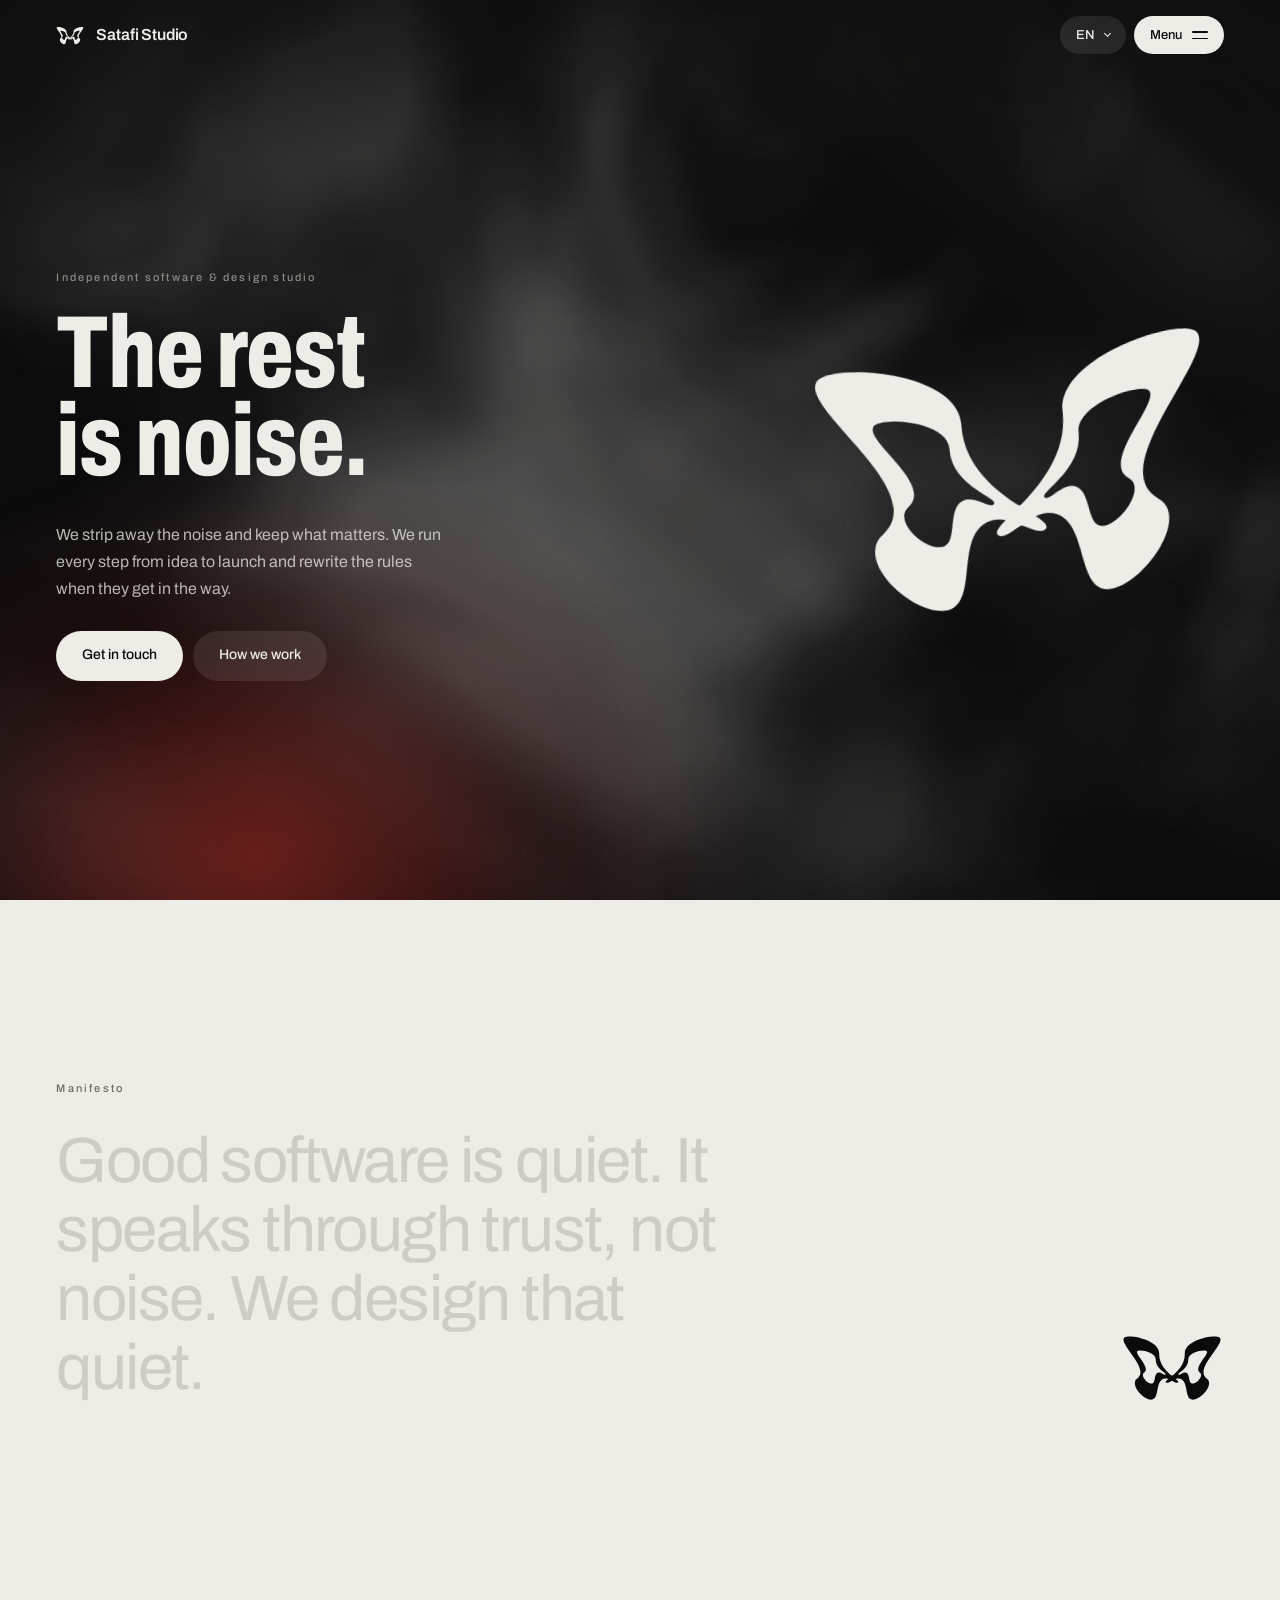
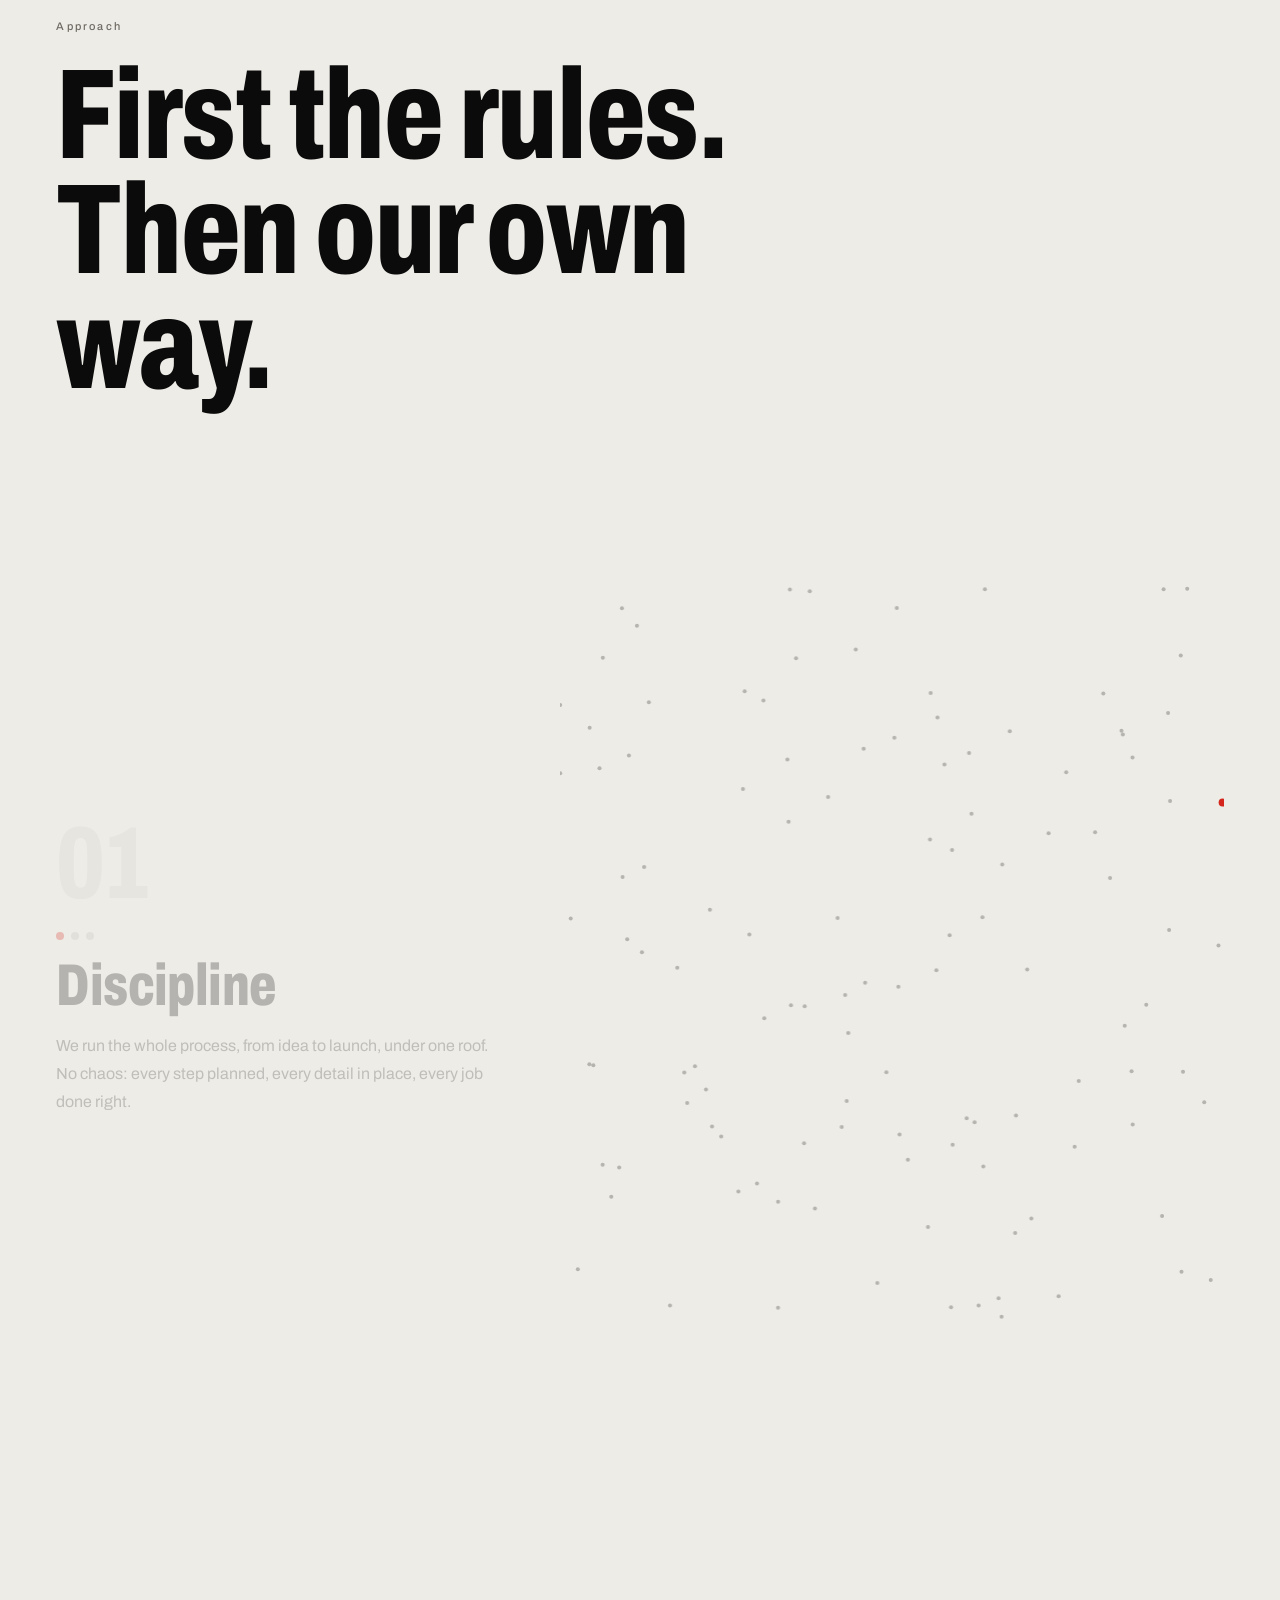
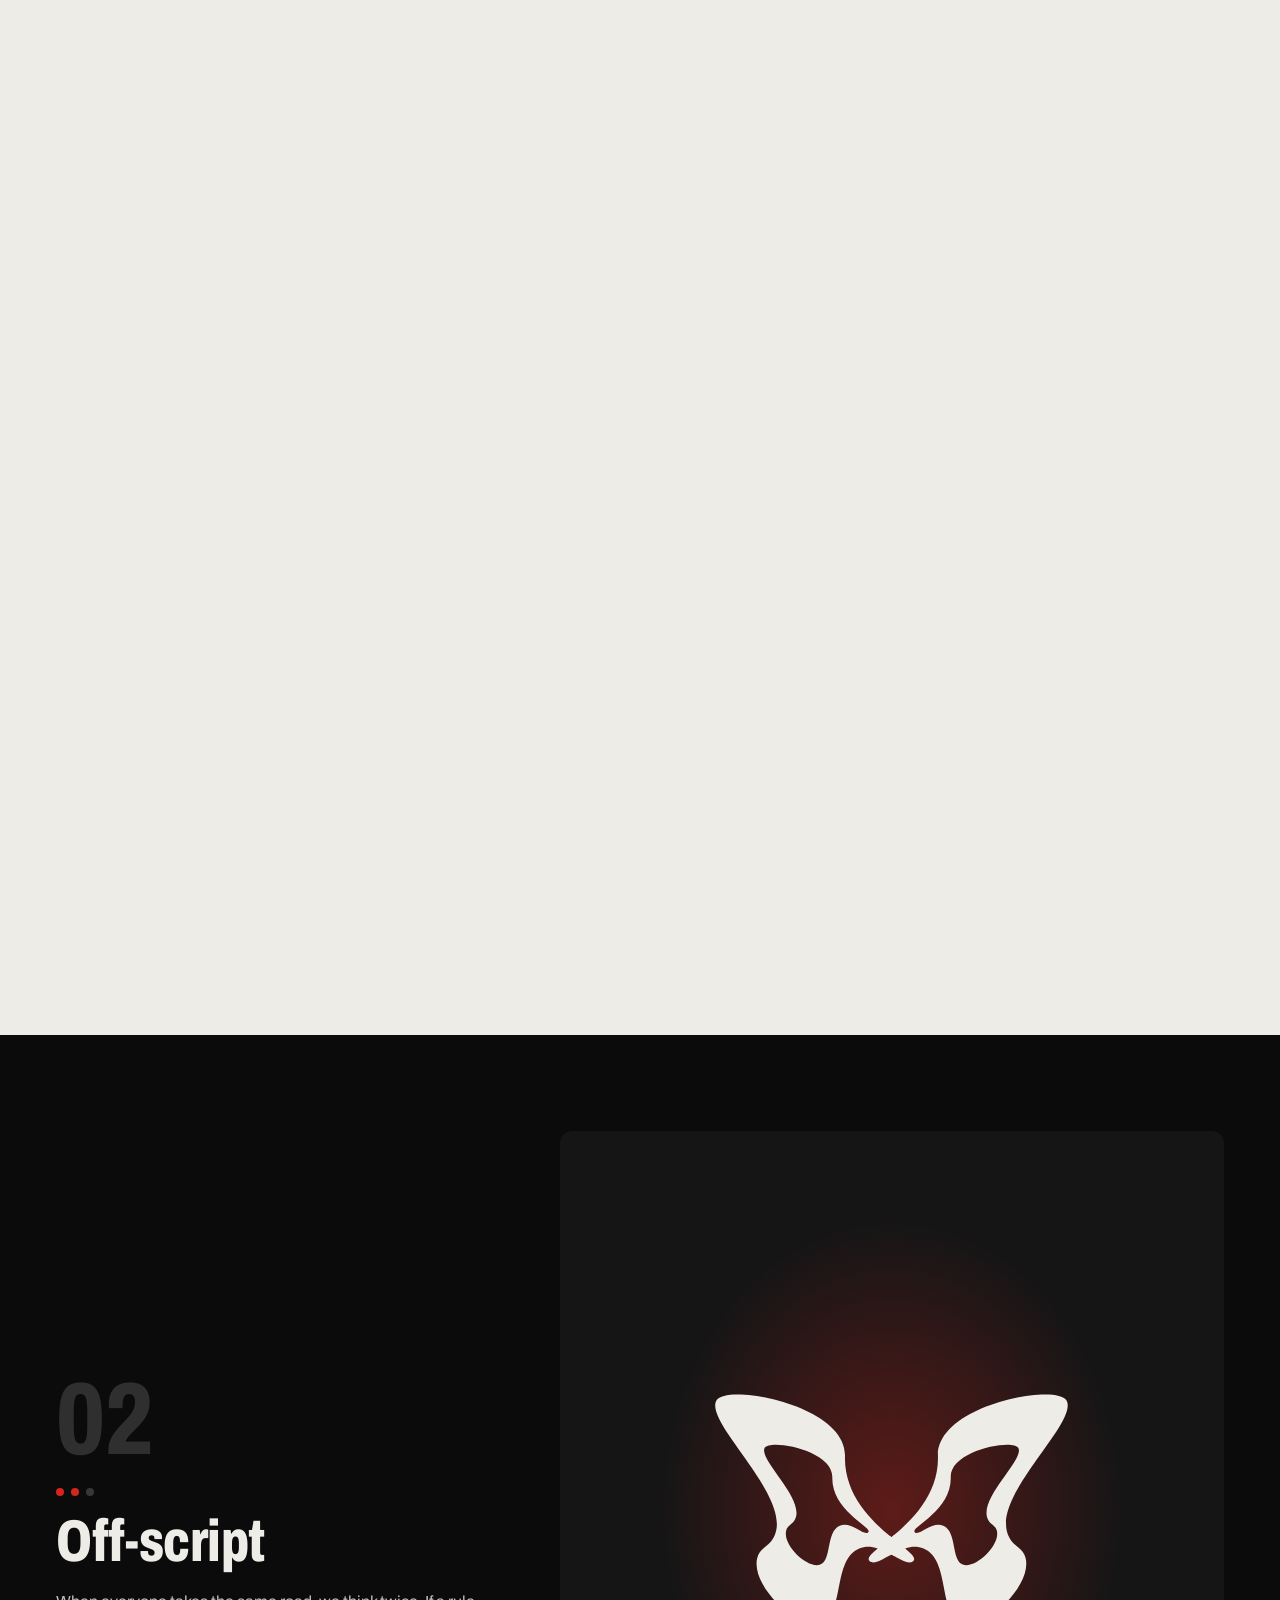
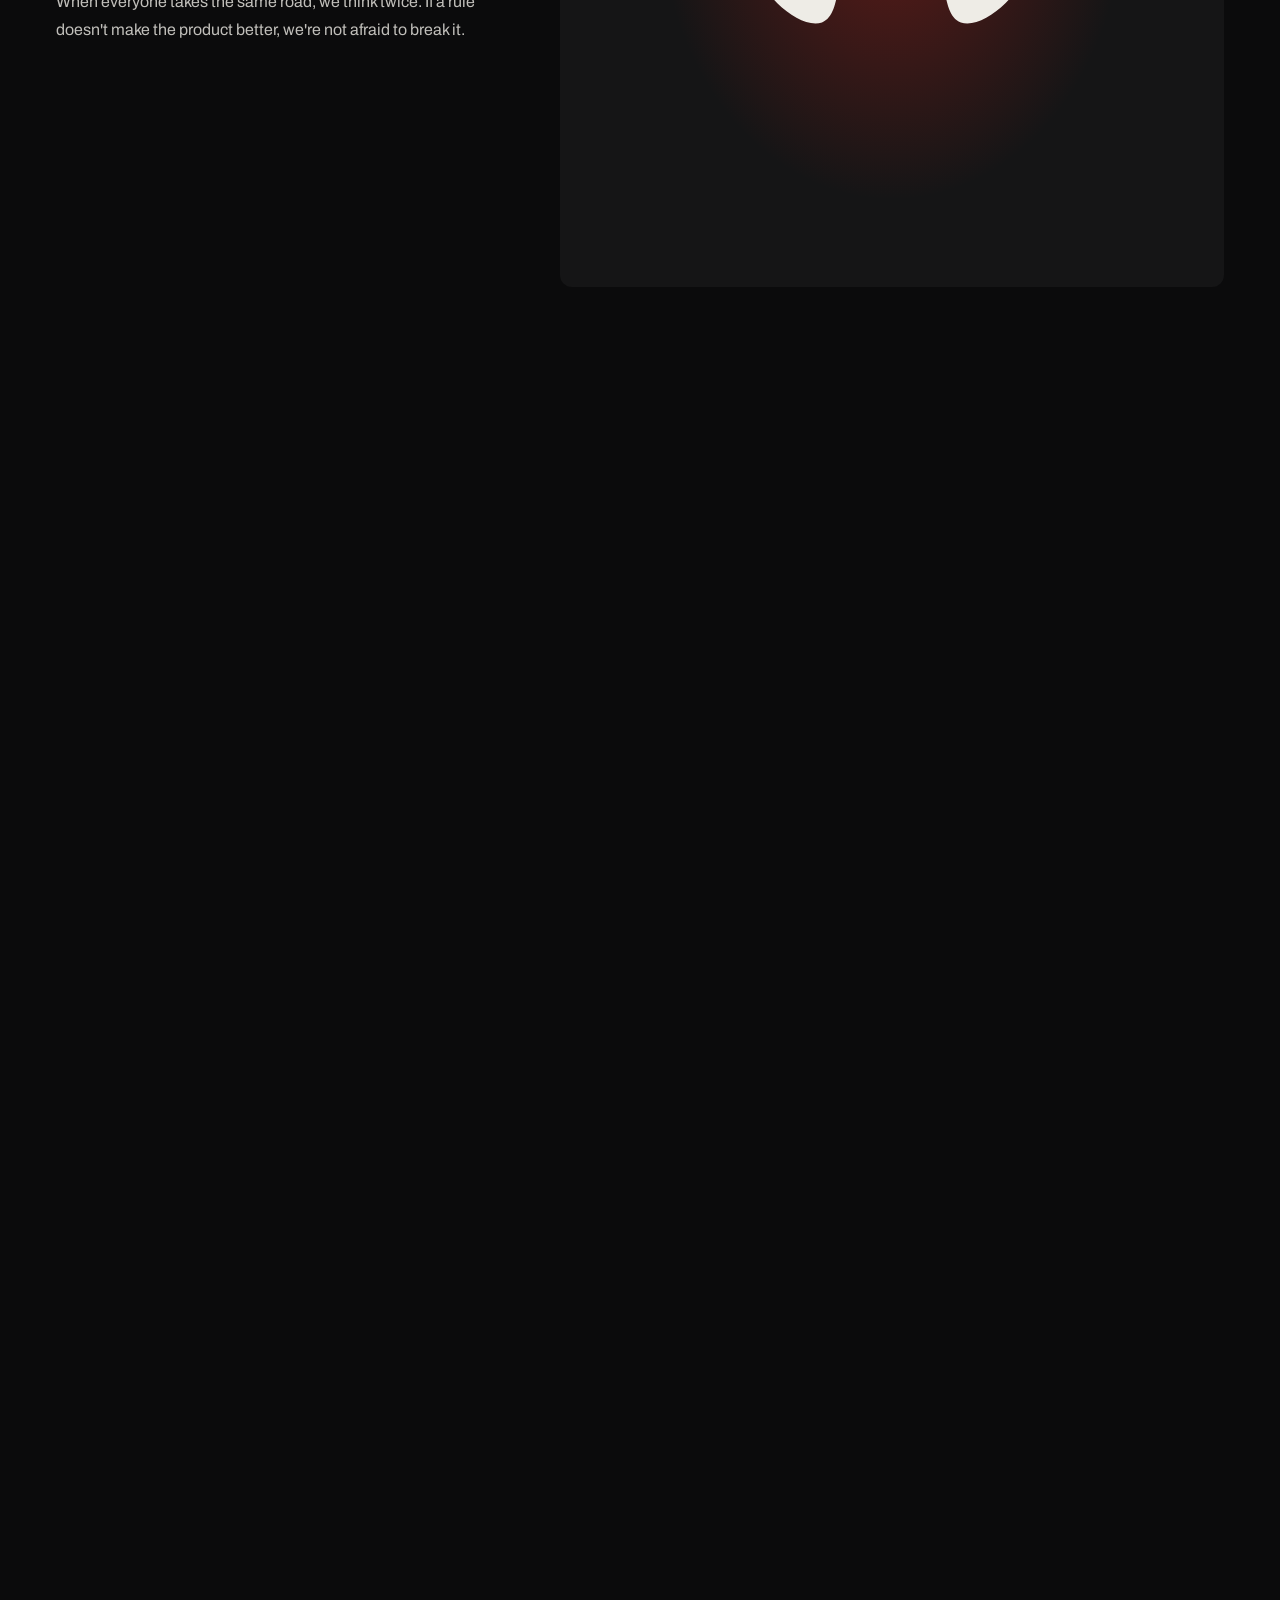
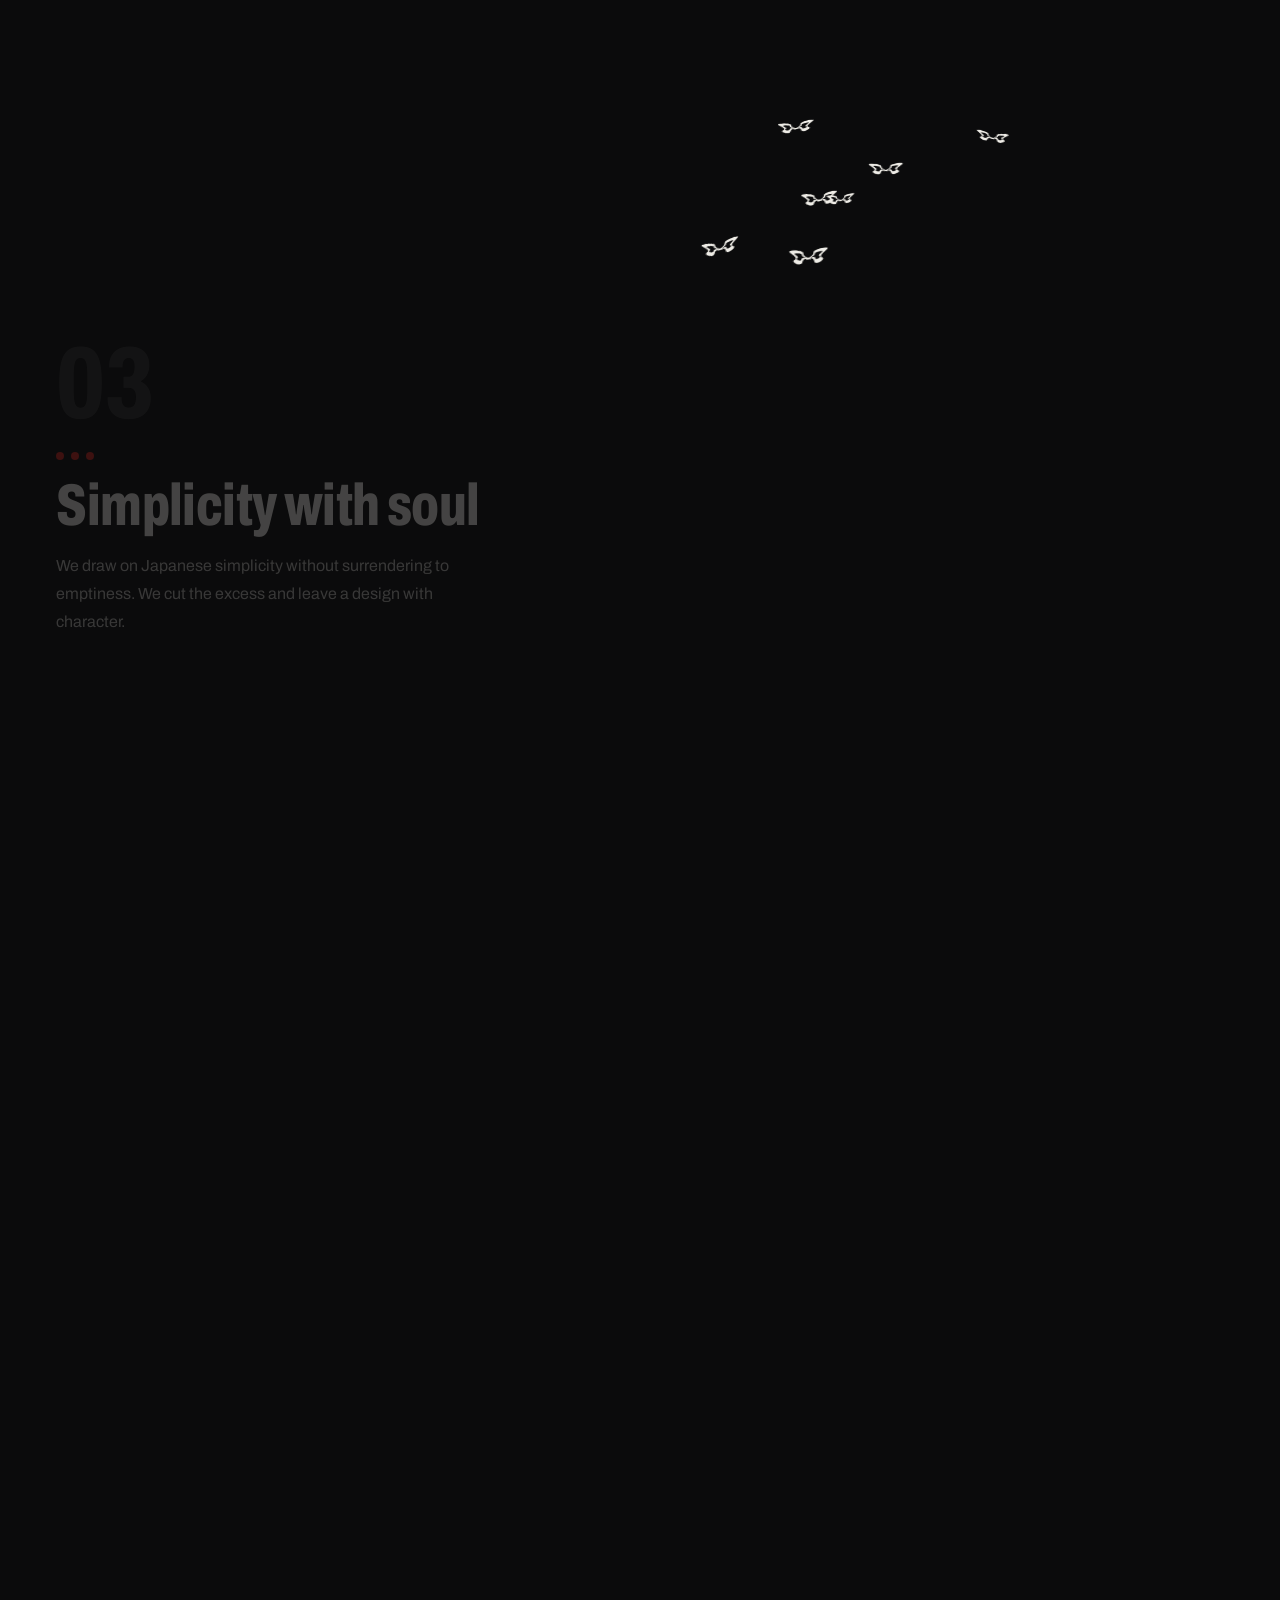
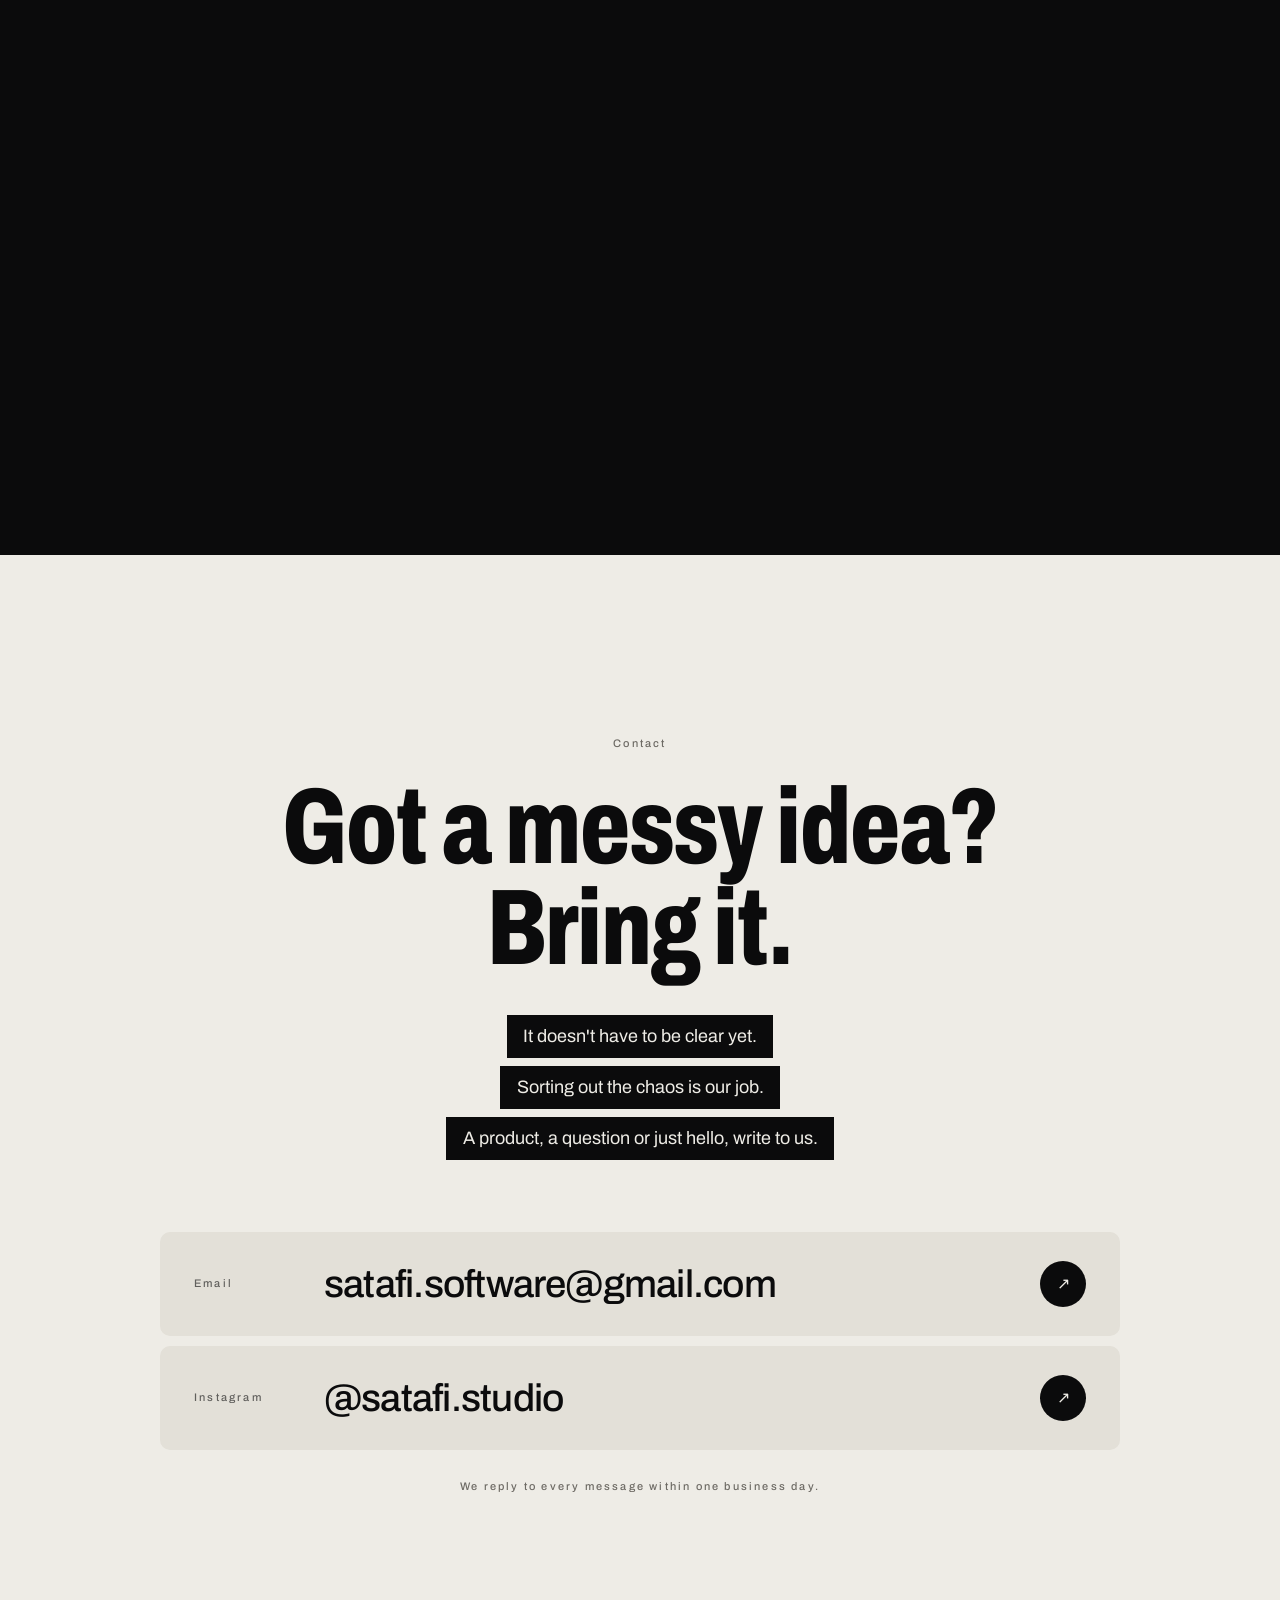
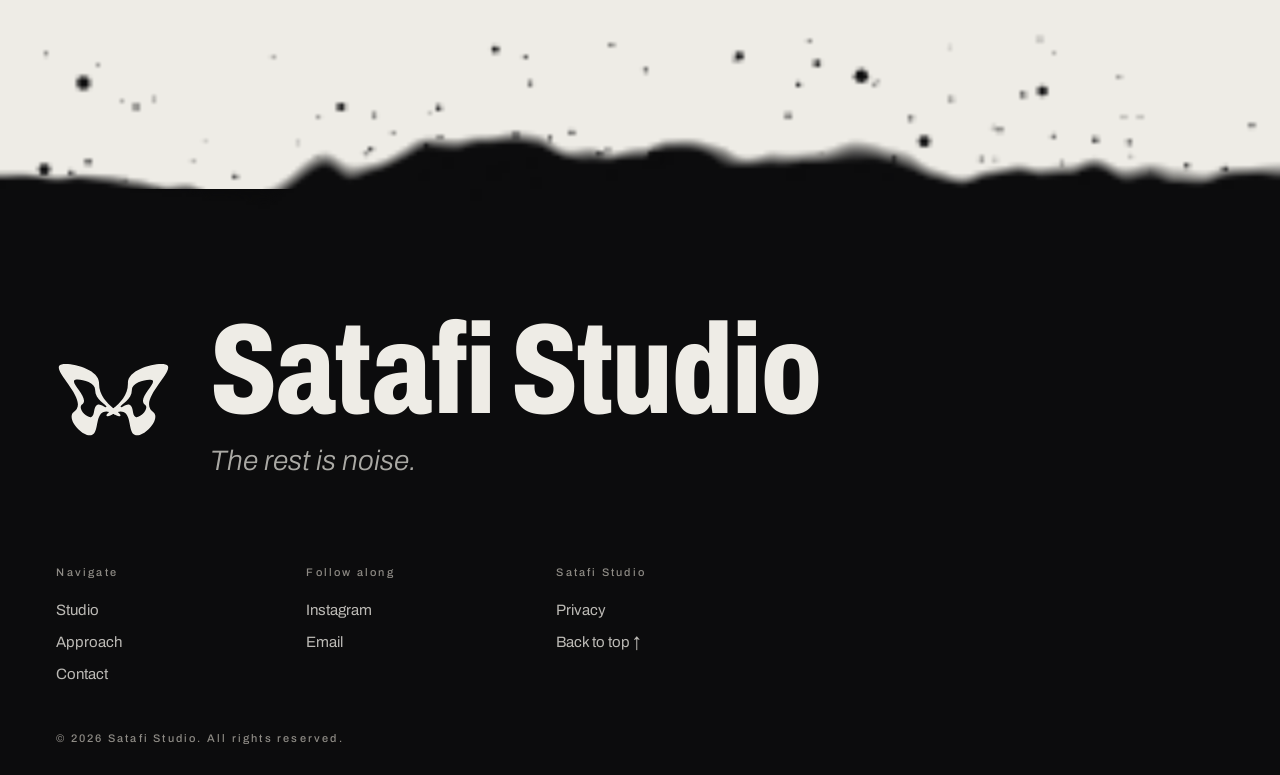
<file: index.html>
<!DOCTYPE html>
<html lang="tr">
<head>
    <meta charset="UTF-8">
    <meta name="viewport" content="width=device-width, initial-scale=1.0, viewport-fit=cover">
    <title>Satafi Studio</title>
    <meta name="description" data-i18n-meta content="Estetiğe önem veren bağımsız yazılım ve tasarım stüdyosu. Gürültüyü atar, işin özünü bırakırız.">
    <meta name="theme-color" content="#0b0b0c">
    <meta name="google-site-verification" content="sG7kLxDNFCGQWcGE8m8eazRZnTvGlxe7AIGOr9QVH6I">
    <link rel="preconnect" href="https://fonts.googleapis.com">
    <link rel="preconnect" href="https://fonts.gstatic.com" crossorigin>
    <link rel="stylesheet" href="https://fonts.googleapis.com/css2?family=Archivo:ital,wdth,wght@0,62..125,300..900;1,62..125,300..900&display=swap">
    <link rel="stylesheet" href="style.css?v=17">

    <link rel="icon" type="image/svg+xml" href="assets/satafi-icon.svg?v=2">
    <link rel="icon" type="image/png" sizes="512x512" href="assets/satafi-icon-512.png?v=2">
    <link rel="apple-touch-icon" href="assets/satafi-icon-512.png?v=2">

    <meta property="og:title" content="Satafi Studio · Gerisi gürültü.">
    <meta property="og:description" content="Estetiğe önem veren bağımsız yazılım ve tasarım stüdyosu. Gürültüyü atar, işin özünü bırakırız.">
    <meta property="og:image" content="https://satafistudio.com.tr/assets/social-preview.jpg">
    <meta property="og:url" content="https://satafistudio.com.tr/">
    <meta property="og:type" content="website">

    <meta name="twitter:card" content="summary_large_image">
    <meta name="twitter:title" content="Satafi Studio · Gerisi gürültü.">
    <meta name="twitter:description" content="Estetiğe önem veren bağımsız yazılım ve tasarım stüdyosu. Gürültüyü atar, işin özünü bırakırız.">
    <meta name="twitter:image" content="https://satafistudio.com.tr/assets/social-preview.jpg">

    <script type="application/ld+json">
    {
        "@context": "https://schema.org",
        "@type": "Organization",
        "name": "Satafi Studio",
        "url": "https://satafistudio.com.tr",
        "logo": "https://satafistudio.com.tr/assets/satafi-icon-512.png?v=2",
        "email": "satafi.software@gmail.com",
        "sameAs": ["https://instagram.com/satafi.studio"]
    }
    </script>
    <noscript><style>.intro,[data-reveal]{opacity:1!important;transform:none!important}</style></noscript>
</head>
<body>

    <header class="topbar" data-topbar>
        <a href="#ust" class="brand" aria-label="Satafi Studio">
            <span class="brand-logo" aria-hidden="true"></span>
            <span class="brand-name">Satafi Studio</span>
        </a>
        <div class="topbar-right">
            <div class="lang-menu" data-lang-menu>
                <button type="button" class="lang-current" data-lang-toggle aria-haspopup="true" aria-expanded="false" aria-label="Dil seçimi">
                    <span data-lang-current>TR</span>
                    <span class="lang-caret" aria-hidden="true"></span>
                </button>
                <div class="lang-options">
                    <button type="button" data-lang="tr" class="active">Türkçe</button>
                    <button type="button" data-lang="en">English</button>
                    <button type="button" data-lang="fr">Français</button>
                </div>
            </div>
            <button type="button" class="menu-toggle" data-menu-toggle aria-expanded="false" aria-controls="menu">
                <span data-i18n="nav.menu">Menü</span>
                <span class="menu-icon" aria-hidden="true"><i></i><i></i></span>
            </button>
        </div>
    </header>

    <div class="menu" id="menu" data-menu aria-hidden="true">
        <nav class="menu-links" aria-label="Ana menü">
            <a href="#ust" data-menu-link><span class="menu-no" aria-hidden="true">01</span><span data-i18n="nav.studio">Stüdyo</span></a>
            <a href="#yaklasim" data-menu-link><span class="menu-no" aria-hidden="true">02</span><span data-i18n="nav.approach">Yaklaşım</span></a>
            <a href="#iletisim" data-menu-link><span class="menu-no" aria-hidden="true">03</span><span data-i18n="nav.contact">İletişim</span></a>
        </nav>
        <div class="menu-side">
            <div class="menu-block">
                <p class="label" data-i18n="contact.email">E-posta</p>
                <a href="mailto:satafi.software@gmail.com">satafi.software@gmail.com</a>
            </div>
            <div class="menu-block">
                <p class="label">Instagram</p>
                <a href="https://instagram.com/satafi.studio" target="_blank" rel="noopener">@satafi.studio</a>
            </div>
            <div class="menu-block menu-langs">
                <button type="button" data-lang="tr" class="active">Türkçe</button>
                <button type="button" data-lang="en">English</button>
                <button type="button" data-lang="fr">Français</button>
            </div>
        </div>
    </div>

    <main>

        <section class="hero" id="ust" data-theme="dark">
            <div class="smoke" data-smoke aria-hidden="true">
                <div class="smoke-layer"></div>
                <div class="smoke-layer"></div>
                <div class="smoke-red"></div>
            </div>
            <div class="hero-grid">
                <div class="hero-text">
                    <div class="hero-meta intro">
                        <p class="label" data-i18n="hero.eyebrow">Bağımsız yazılım ve tasarım stüdyosu</p>
                    </div>
                    <h1 class="hero-title">
                        <span class="hero-big intro"><span class="hero-line" data-i18n="hero.w1">Gerisi</span> <span class="hero-line" data-i18n="hero.w2">gürültü.</span></span>
                    </h1>
                    <p class="hero-lead intro" data-i18n="hero.lead">Gürültüyü atar, işin özünü bırakırız. Fikirden yayına her adımı biz yönetir, gerektiğinde kuralları yeniden yazarız.</p>
                    <div class="hero-actions intro">
                        <a href="#iletisim" class="btn btn-paper" data-i18n="hero.cta1">Bize yazın</a>
                        <a href="#yaklasim" class="btn btn-ghost" data-i18n="hero.cta2">Nasıl çalışırız</a>
                    </div>
                </div>
                <div class="hero-visual intro" aria-hidden="true">
                    <div class="hero-glow"></div>
                    <div class="hero-bfly-float">
                        <span class="bfly bfly-big">
                            <span class="wing wing-l"></span>
                            <span class="wing wing-r"></span>
                        </span>
                    </div>
                </div>
            </div>
        </section>

        <section class="manifesto" data-theme="light">
            <div class="manifesto-inner">
                <p class="label" data-i18n="manifesto.label">Manifesto</p>
                <h2 class="manifesto-text" data-ink-words data-i18n="manifesto">İyi yazılım sessizdir. Gösterişle değil, güvenle konuşur. Biz o sessizliği tasarlıyoruz.</h2>
            </div>
            <span class="bfly bfly-ink" aria-hidden="true">
                <span class="wing wing-l"></span>
                <span class="wing wing-r"></span>
            </span>
        </section>

        <section class="approach" id="yaklasim" data-theme="light">
            <p class="label" data-i18n="approach.eyebrow" data-reveal>Yaklaşım</p>
            <h2 class="approach-title" data-reveal data-i18n="approach.title">Önce kural. Sonra kendi yolumuz.</h2>
        </section>

        <section class="chapter chapter-one" data-chapter="one" data-theme="light">
            <div class="chapter-sticky">
                <div class="chapter-text">
                    <p class="chapter-no">01</p>
                    <p class="step" aria-hidden="true"><i class="on"></i><i></i><i></i></p>
                    <h3 data-i18n="approach.c1t">Disiplin</h3>
                    <p class="chapter-body" data-i18n="approach.c1p">Fikirden yayına tüm süreci tek elden yönetiriz. Kargaşaya yer yok: her adım planlı, her detay yerinde, her iş hakkıyla.</p>
                </div>
                <div class="chapter-visual">
                    <canvas data-grid-canvas aria-hidden="true"></canvas>
                </div>
            </div>
        </section>

        <section class="chapter chapter-two" data-chapter="two" data-theme="dark">
            <div class="chapter-sticky">
                <div class="chapter-text">
                    <p class="chapter-no">02</p>
                    <p class="step" aria-hidden="true"><i class="on"></i><i class="on"></i><i></i></p>
                    <h3 data-i18n="approach.c2t">Kural dışı</h3>
                    <p class="chapter-body" data-i18n="approach.c2p">Herkes aynı yoldan gidiyorsa biz bir kez daha düşünürüz. Bir kural ürünü daha iyi yapmıyorsa, onu yıkmaktan çekinmeyiz.</p>
                </div>
                <div class="chapter-visual burn-visual">
                    <div class="burn-under" aria-hidden="true">
                        <span class="bfly bfly-ember">
                            <span class="wing wing-l"></span>
                            <span class="wing wing-r"></span>
                        </span>
                    </div>
                    <canvas data-burn aria-hidden="true"></canvas>
                </div>
            </div>
        </section>

        <section class="chapter chapter-three" data-chapter="three" data-theme="dark">
            <div class="chapter-sticky">
                <div class="chapter-text">
                    <p class="chapter-no">03</p>
                    <p class="step" aria-hidden="true"><i class="on"></i><i class="on"></i><i class="on"></i></p>
                    <h3 data-i18n="approach.c3t">Ruhu olan sadelik</h3>
                    <p class="chapter-body" data-i18n="approach.c3p">Japon sadeliğinden ilham alırız ama boşluğa teslim olmayız. Fazlalığı atar, geriye karakteri olan bir tasarım bırakırız.</p>
                </div>
                <div class="chapter-visual">
                    <canvas data-vortex aria-hidden="true"></canvas>
                    <div class="flock" data-flock aria-hidden="true"></div>
                </div>
            </div>
        </section>

        <section class="contact" id="iletisim" data-theme="light">
            <p class="label" data-i18n="contact.eyebrow" data-reveal>İletişim</p>
            <h2 class="contact-title" data-reveal data-split data-i18n="contact.title">Dağınık bir fikir mi? Getirin.</h2>
            <p class="contact-lead" data-reveal data-split data-i18n="contact.lead">Henüz net olması gerekmiyor. Kargaşayı toparlamak bizim işimiz. Bir ürün, bir soru ya da sadece merhaba, yazın.</p>
            <div class="contact-rows" data-reveal>
                <a class="contact-row" href="mailto:satafi.software@gmail.com">
                    <span class="label" data-i18n="contact.email">E-posta</span>
                    <span class="contact-value">satafi.software@gmail.com</span>
                    <span class="contact-arrow" aria-hidden="true">↗</span>
                </a>
                <a class="contact-row" href="https://instagram.com/satafi.studio" target="_blank" rel="noopener">
                    <span class="label">Instagram</span>
                    <span class="contact-value">@satafi.studio</span>
                    <span class="contact-arrow" aria-hidden="true">↗</span>
                </a>
            </div>
            <p class="label contact-note" data-reveal data-i18n="contact.note">Her mesaja en geç bir iş günü içinde dönüyoruz.</p>
        </section>

    </main>

    <footer class="footer" data-theme="dark">
        <canvas class="ink-pool" data-ink-pool aria-hidden="true"></canvas>
        <div class="footer-inner">
            <div class="footer-mark">
                <span class="bfly bfly-footer" aria-hidden="true">
                    <span class="wing wing-l"></span>
                    <span class="wing wing-r"></span>
                </span>
                <p class="footer-name">Satafi Studio</p>
                <p class="footer-tagline" data-i18n="footer.tagline">Gerisi gürültü.</p>
            </div>
            <div class="footer-cols">
                <div class="footer-col">
                    <p class="label" data-i18n="footer.nav">Gezinti</p>
                    <a href="#ust" data-i18n="nav.studio">Stüdyo</a>
                    <a href="#yaklasim" data-i18n="nav.approach">Yaklaşım</a>
                    <a href="#iletisim" data-i18n="nav.contact">İletişim</a>
                </div>
                <div class="footer-col">
                    <p class="label" data-i18n="footer.follow">Takip edin</p>
                    <a href="https://instagram.com/satafi.studio" target="_blank" rel="noopener">Instagram</a>
                    <a href="mailto:satafi.software@gmail.com" data-i18n="contact.email">E-posta</a>
                </div>
                <div class="footer-col">
                    <p class="label">Satafi Studio</p>
                    <a href="gizlilik.html" data-i18n="footer.privacy">Gizlilik</a>
                    <a href="#ust" data-i18n="footer.top">Başa dön ↑</a>
                </div>
            </div>
            <p class="label footer-rights" data-i18n="footer.rights">© 2026 Satafi Studio. Tüm hakları saklıdır.</p>
        </div>
    </footer>

    <script data-goatcounter="https://satafi.goatcounter.com/count" async src="https://gc.zgo.at/count.js"></script>
    <script src="script.js?v=19"></script>
</body>
</html>
</file>
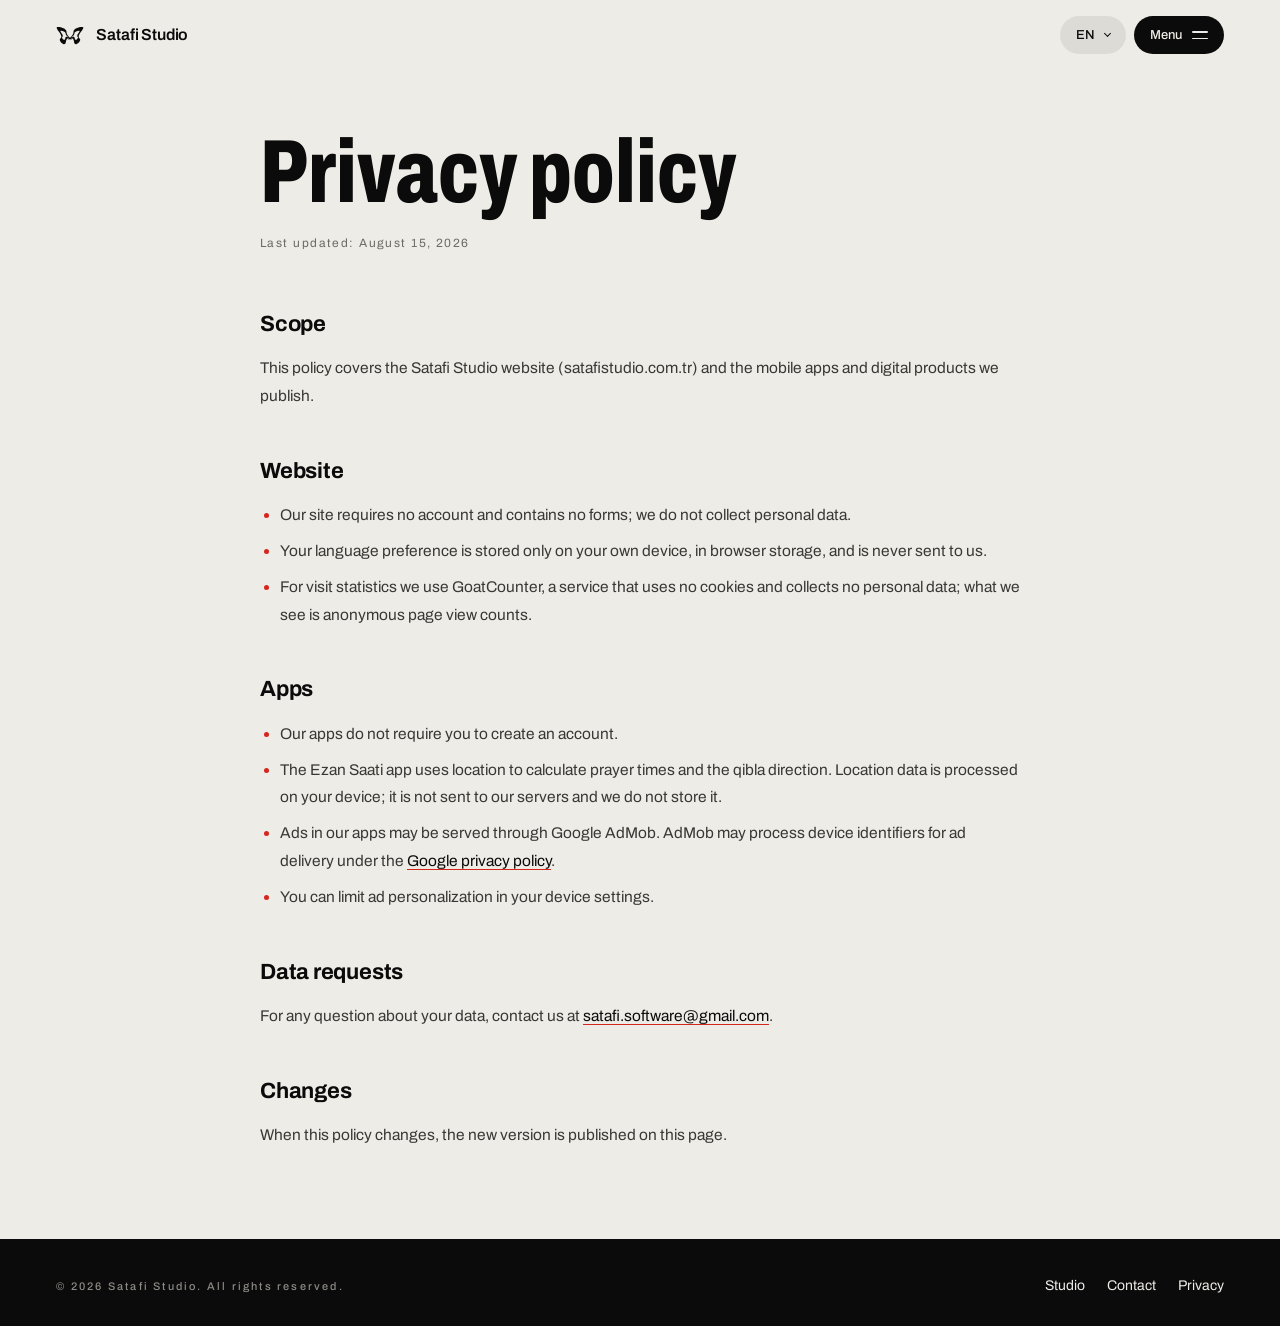
<file: gizlilik.html>
<!DOCTYPE html>
<html lang="tr">
<head>
    <meta charset="UTF-8">
    <meta name="viewport" content="width=device-width, initial-scale=1.0">
    <title>Gizlilik politikası - Satafi Studio</title>
    <meta name="description" content="Satafi Studio web sitesi ve uygulamaları için gizlilik politikası.">
    <meta name="theme-color" content="#eeece6">
    <link rel="preconnect" href="https://fonts.googleapis.com">
    <link rel="preconnect" href="https://fonts.gstatic.com" crossorigin>
    <link rel="stylesheet" href="https://fonts.googleapis.com/css2?family=Archivo:ital,wdth,wght@0,62..125,300..900;1,62..125,300..900&display=swap">
    <link rel="stylesheet" href="style.css?v=17">

    <link rel="icon" type="image/svg+xml" href="assets/satafi-icon.svg?v=2">
    <link rel="icon" type="image/png" sizes="512x512" href="assets/satafi-icon-512.png?v=2">
    <link rel="apple-touch-icon" href="assets/satafi-icon-512.png?v=2">
</head>
<body class="page-light">

    <header class="topbar" data-topbar>
        <a href="/#ust" class="brand" aria-label="Satafi Studio">
            <span class="brand-logo" aria-hidden="true"></span>
            <span class="brand-name">Satafi Studio</span>
        </a>
        <div class="topbar-right">
            <div class="lang-menu" data-lang-menu>
                <button type="button" class="lang-current" data-lang-toggle aria-haspopup="true" aria-expanded="false" aria-label="Dil seçimi">
                    <span data-lang-current>TR</span>
                    <span class="lang-caret" aria-hidden="true"></span>
                </button>
                <div class="lang-options">
                    <button type="button" data-lang="tr" class="active">Türkçe</button>
                    <button type="button" data-lang="en">English</button>
                    <button type="button" data-lang="fr">Français</button>
                </div>
            </div>
            <button type="button" class="menu-toggle" data-menu-toggle aria-expanded="false" aria-controls="menu">
                <span data-i18n="nav.menu">Menü</span>
                <span class="menu-icon" aria-hidden="true"><i></i><i></i></span>
            </button>
        </div>
    </header>

    <div class="menu" id="menu" data-menu aria-hidden="true">
        <nav class="menu-links" aria-label="Ana menü">
            <a href="/#ust" data-menu-link><span class="menu-no" aria-hidden="true">01</span><span data-i18n="nav.studio">Stüdyo</span></a>
            <a href="/#yaklasim" data-menu-link><span class="menu-no" aria-hidden="true">02</span><span data-i18n="nav.approach">Yaklaşım</span></a>
            <a href="/#iletisim" data-menu-link><span class="menu-no" aria-hidden="true">03</span><span data-i18n="nav.contact">İletişim</span></a>
        </nav>
        <div class="menu-side">
            <div class="menu-block">
                <p class="label" data-i18n="contact.email">E-posta</p>
                <a href="mailto:satafi.software@gmail.com">satafi.software@gmail.com</a>
            </div>
            <div class="menu-block">
                <p class="label">Instagram</p>
                <a href="https://instagram.com/satafi.studio" target="_blank" rel="noopener">@satafi.studio</a>
            </div>
            <div class="menu-block menu-langs">
                <button type="button" data-lang="tr" class="active">Türkçe</button>
                <button type="button" data-lang="en">English</button>
                <button type="button" data-lang="fr">Français</button>
            </div>
        </div>
    </div>

    <main class="legal-page" data-theme="light">
        <div>
            <article class="legal" data-lang-block="tr">
                <h1>Gizlilik politikası</h1>
                <p class="updated">Son güncelleme: 15 Ağustos 2026</p>

                <h2>Kapsam</h2>
                <p>Bu politika, Satafi Studio'nun web sitesi (satafistudio.com.tr) ile yayınladığı mobil uygulamalar ve dijital ürünler için geçerlidir.</p>

                <h2>Web sitesi</h2>
                <ul>
                    <li>Sitemiz üyelik gerektirmez ve form içermez; kişisel veri toplamayız.</li>
                    <li>Dil tercihiniz yalnızca kendi cihazınızda, tarayıcı depolamasında saklanır ve bize iletilmez.</li>
                    <li>Ziyaret istatistikleri için çerez kullanmayan ve kişisel veri toplamayan GoatCounter hizmetinden yararlanıyoruz; toplanan veri, anonim sayfa görüntüleme sayılarından ibarettir.</li>
                </ul>

                <h2>Uygulamalar</h2>
                <ul>
                    <li>Uygulamalarımız hesap açmanızı gerektirmez.</li>
                    <li>Ezan Saati uygulaması, namaz vakitlerini ve kıble yönünü hesaplamak için konum bilgisini kullanır. Konum verisi cihazınızda işlenir; sunucularımıza gönderilmez ve tarafımızca saklanmaz.</li>
                    <li>Uygulamalarımızda reklamlar Google AdMob aracılığıyla gösterilebilir. AdMob, reklam sunumu için cihaz tanımlayıcılarını <a href="https://policies.google.com/privacy" target="_blank" rel="noopener">Google gizlilik politikasına</a> göre işleyebilir.</li>
                    <li>Reklam kişiselleştirmesini cihazınızın ayarlarından sınırlayabilirsiniz.</li>
                </ul>

                <h2>Veri talepleri</h2>
                <p>Verilerinizle ilgili her türlü soru için bize <a href="mailto:satafi.software@gmail.com">satafi.software@gmail.com</a> adresinden ulaşabilirsiniz.</p>

                <h2>Değişiklikler</h2>
                <p>Bu politika güncellendiğinde yeni sürüm bu sayfada yayımlanır.</p>
            </article>

            <article class="legal" data-lang-block="en">
                <h1>Privacy policy</h1>
                <p class="updated">Last updated: August 15, 2026</p>

                <h2>Scope</h2>
                <p>This policy covers the Satafi Studio website (satafistudio.com.tr) and the mobile apps and digital products we publish.</p>

                <h2>Website</h2>
                <ul>
                    <li>Our site requires no account and contains no forms; we do not collect personal data.</li>
                    <li>Your language preference is stored only on your own device, in browser storage, and is never sent to us.</li>
                    <li>For visit statistics we use GoatCounter, a service that uses no cookies and collects no personal data; what we see is anonymous page view counts.</li>
                </ul>

                <h2>Apps</h2>
                <ul>
                    <li>Our apps do not require you to create an account.</li>
                    <li>The Ezan Saati app uses location to calculate prayer times and the qibla direction. Location data is processed on your device; it is not sent to our servers and we do not store it.</li>
                    <li>Ads in our apps may be served through Google AdMob. AdMob may process device identifiers for ad delivery under the <a href="https://policies.google.com/privacy" target="_blank" rel="noopener">Google privacy policy</a>.</li>
                    <li>You can limit ad personalization in your device settings.</li>
                </ul>

                <h2>Data requests</h2>
                <p>For any question about your data, contact us at <a href="mailto:satafi.software@gmail.com">satafi.software@gmail.com</a>.</p>

                <h2>Changes</h2>
                <p>When this policy changes, the new version is published on this page.</p>
            </article>

            <article class="legal" data-lang-block="fr">
                <h1>Politique de confidentialité</h1>
                <p class="updated">Dernière mise à jour : 15 août 2026</p>

                <h2>Champ d'application</h2>
                <p>Cette politique couvre le site de Satafi Studio (satafistudio.com.tr) ainsi que les applications mobiles et produits numériques que nous publions.</p>

                <h2>Site web</h2>
                <ul>
                    <li>Notre site ne demande aucun compte et ne contient aucun formulaire ; nous ne collectons pas de données personnelles.</li>
                    <li>Votre préférence de langue est stockée uniquement sur votre appareil, dans le navigateur, et ne nous est jamais transmise.</li>
                    <li>Pour les statistiques de visite, nous utilisons GoatCounter, un service sans cookies qui ne collecte aucune donnée personnelle ; nous ne voyons que des comptes de pages vues anonymes.</li>
                </ul>

                <h2>Applications</h2>
                <ul>
                    <li>Nos applications ne demandent pas de créer un compte.</li>
                    <li>L'application Ezan Saati utilise la position pour calculer les heures de prière et la direction de la qibla. Ces données sont traitées sur votre appareil ; elles ne sont pas envoyées à nos serveurs et nous ne les stockons pas.</li>
                    <li>Les publicités de nos applications peuvent être servies via Google AdMob, qui peut traiter des identifiants d'appareil selon la <a href="https://policies.google.com/privacy" target="_blank" rel="noopener">politique de confidentialité de Google</a>.</li>
                    <li>Vous pouvez limiter la personnalisation des publicités dans les réglages de votre appareil.</li>
                </ul>

                <h2>Demandes concernant vos données</h2>
                <p>Pour toute question, écrivez-nous à <a href="mailto:satafi.software@gmail.com">satafi.software@gmail.com</a>.</p>

                <h2>Modifications</h2>
                <p>Toute nouvelle version de cette politique est publiée sur cette page.</p>
            </article>
        </div>
    </main>

    <footer class="footer footer-mini" data-theme="dark">
        <div class="footer-inner">
            <p class="label footer-rights" data-i18n="footer.rights">© 2026 Satafi Studio. Tüm hakları saklıdır.</p>
            <nav class="footer-mini-links">
                <a href="/" data-i18n="nav.studio">Stüdyo</a>
                <a href="/#iletisim" data-i18n="nav.contact">İletişim</a>
                <a href="gizlilik.html" data-i18n="footer.privacy">Gizlilik</a>
            </nav>
        </div>
    </footer>

    <script data-goatcounter="https://satafi.goatcounter.com/count" async src="https://gc.zgo.at/count.js"></script>
    <script src="script.js?v=19"></script>
</body>
</html>
</file>
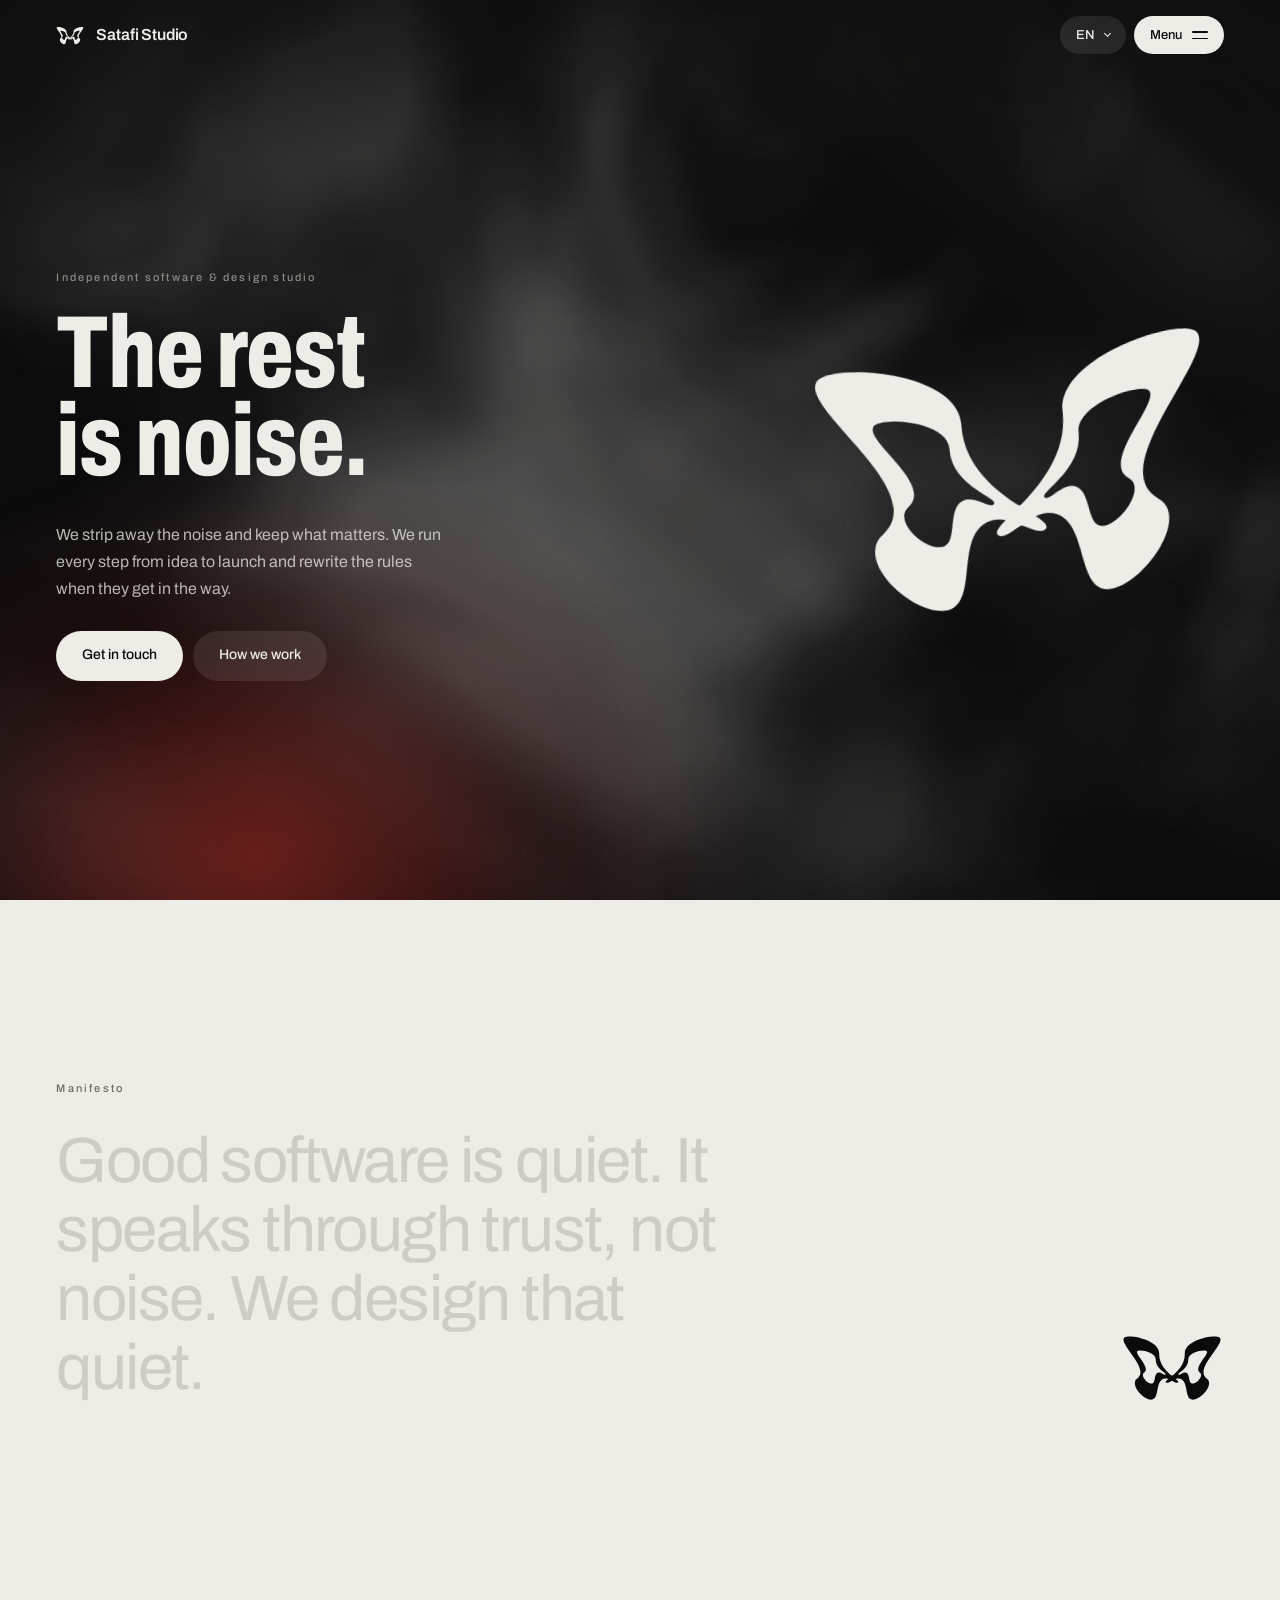
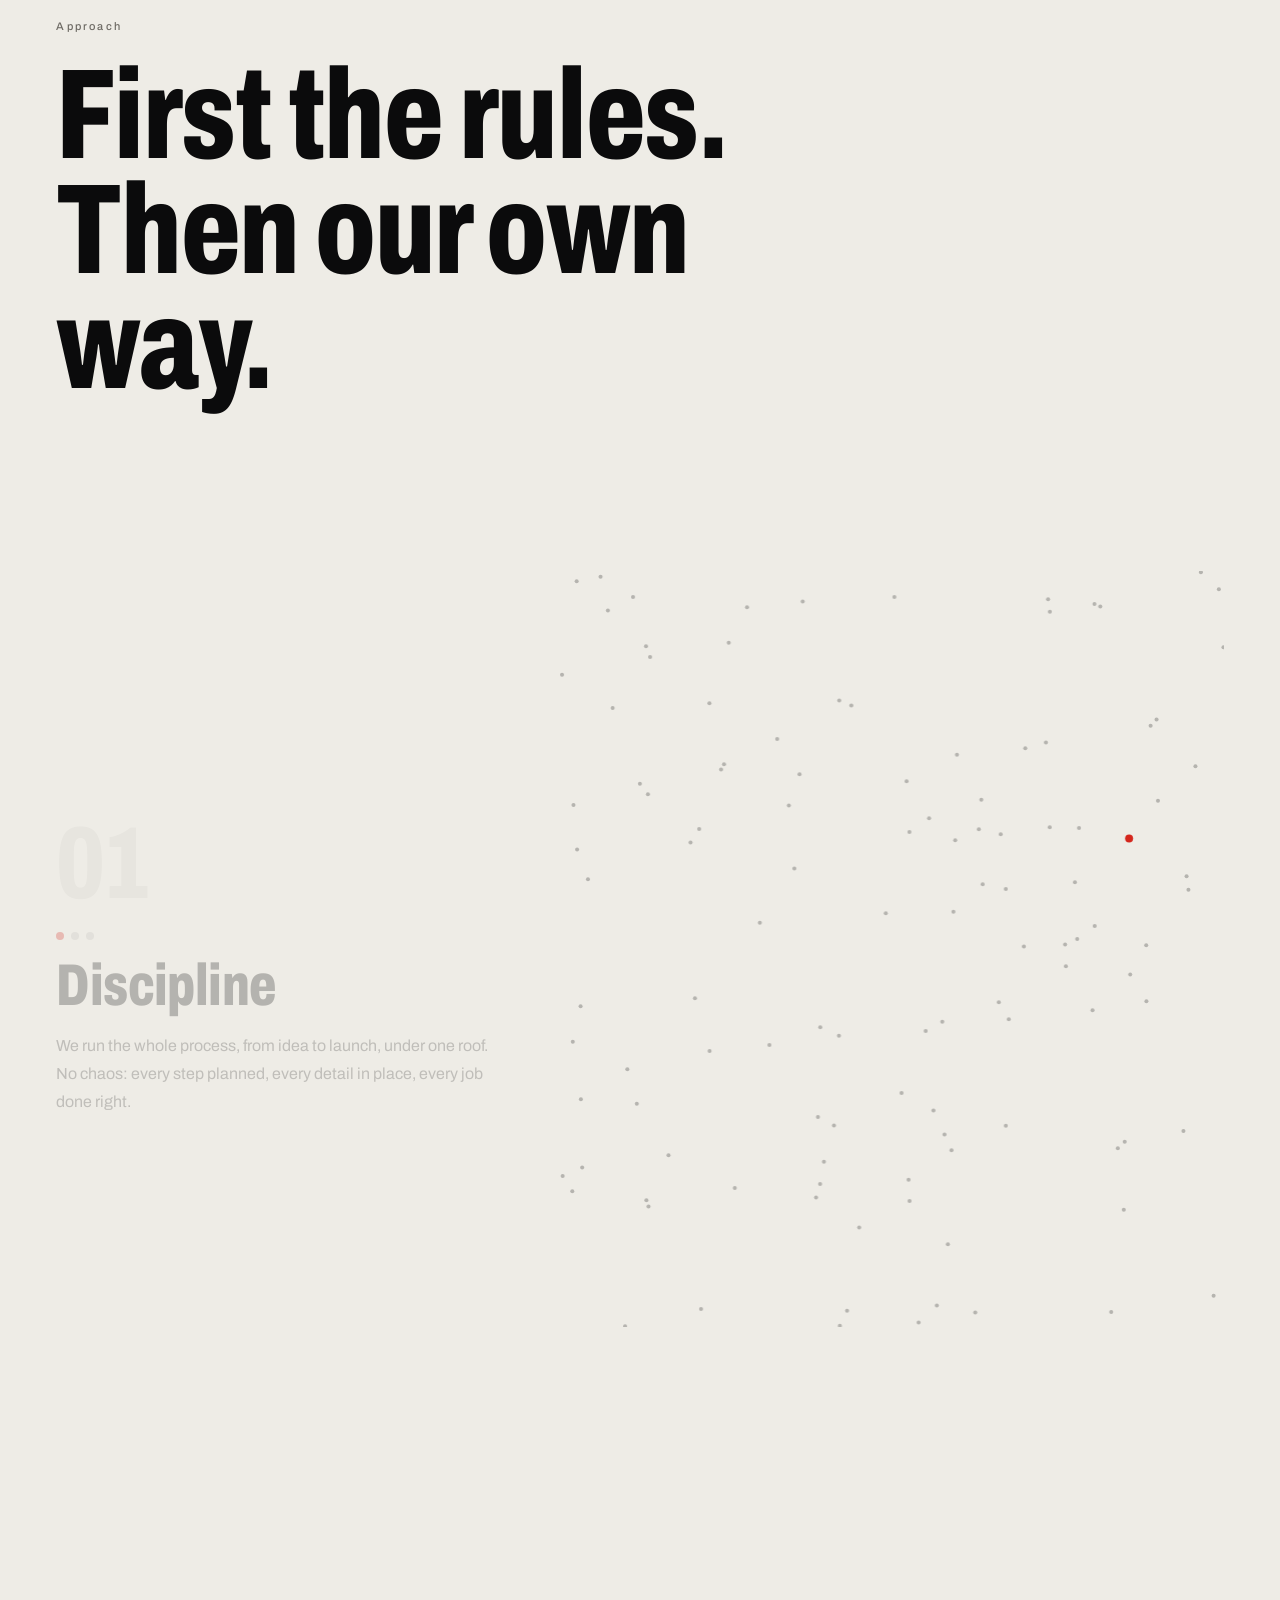
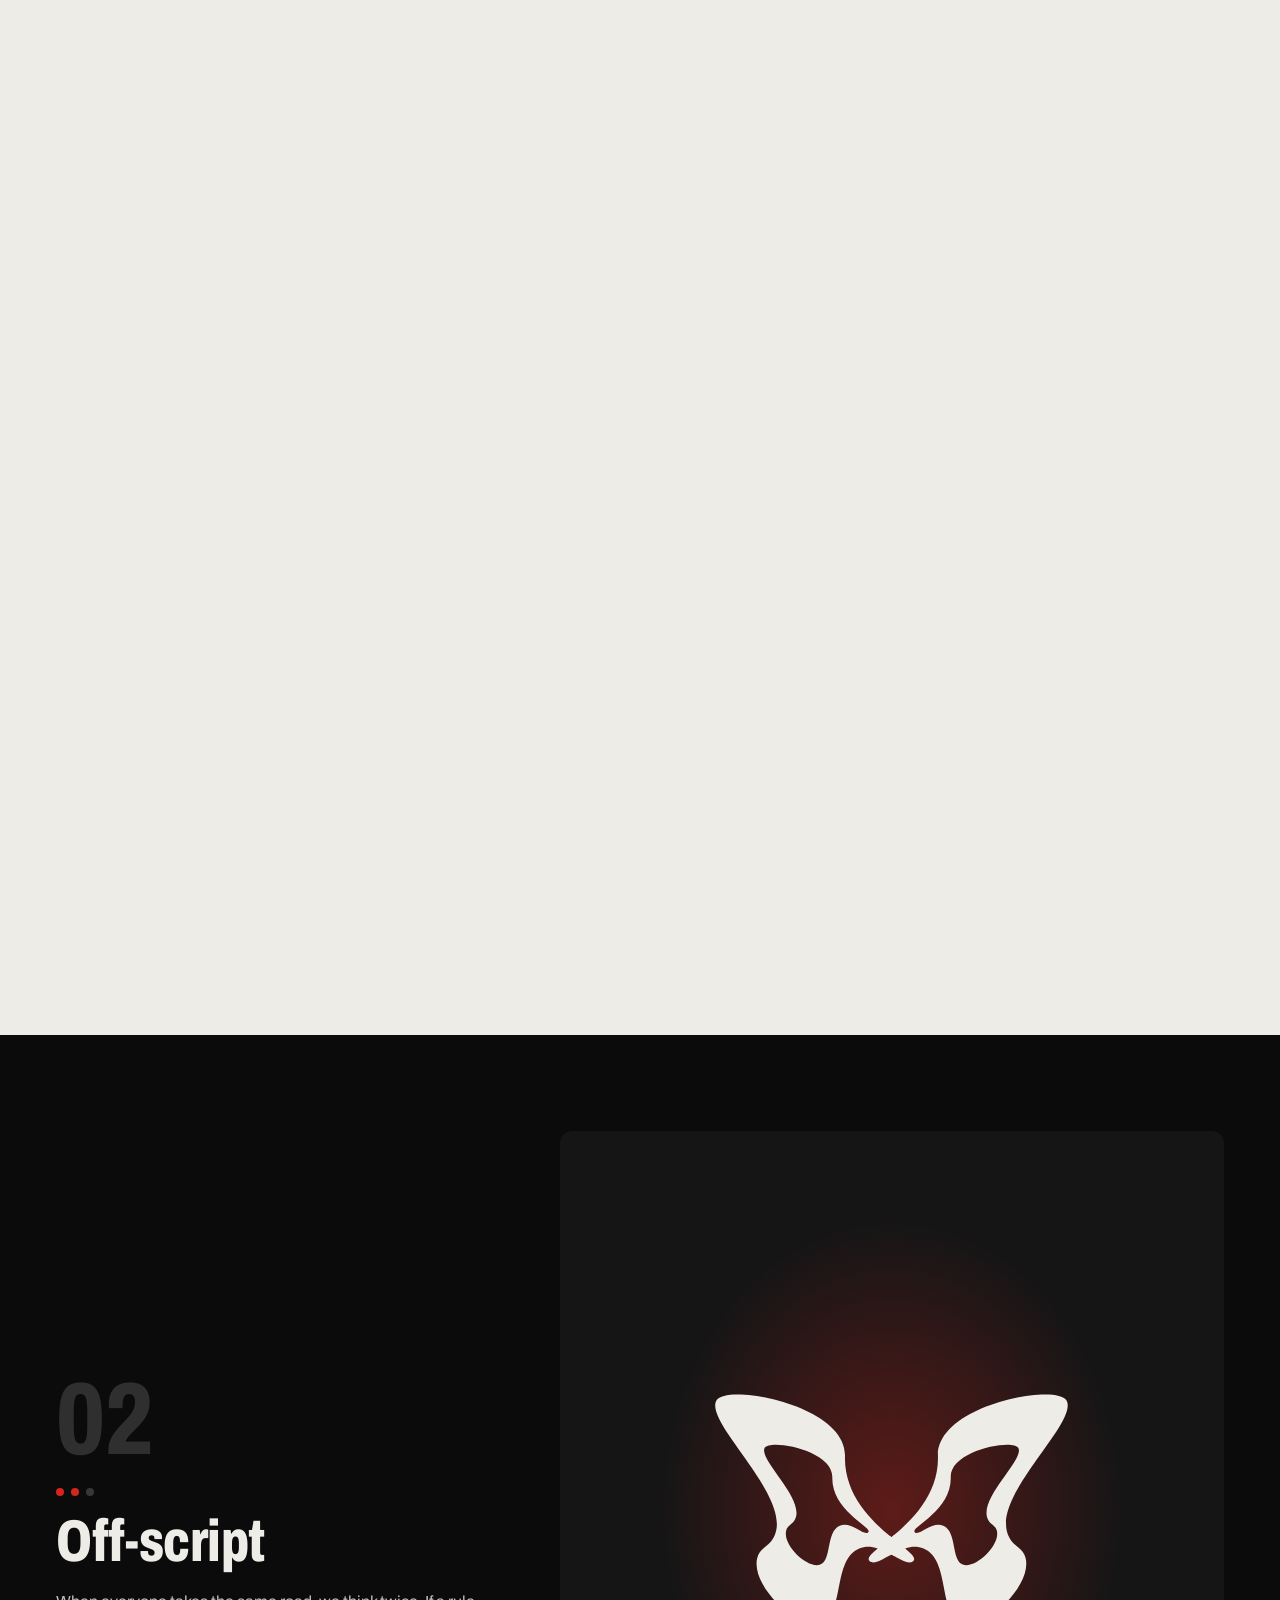
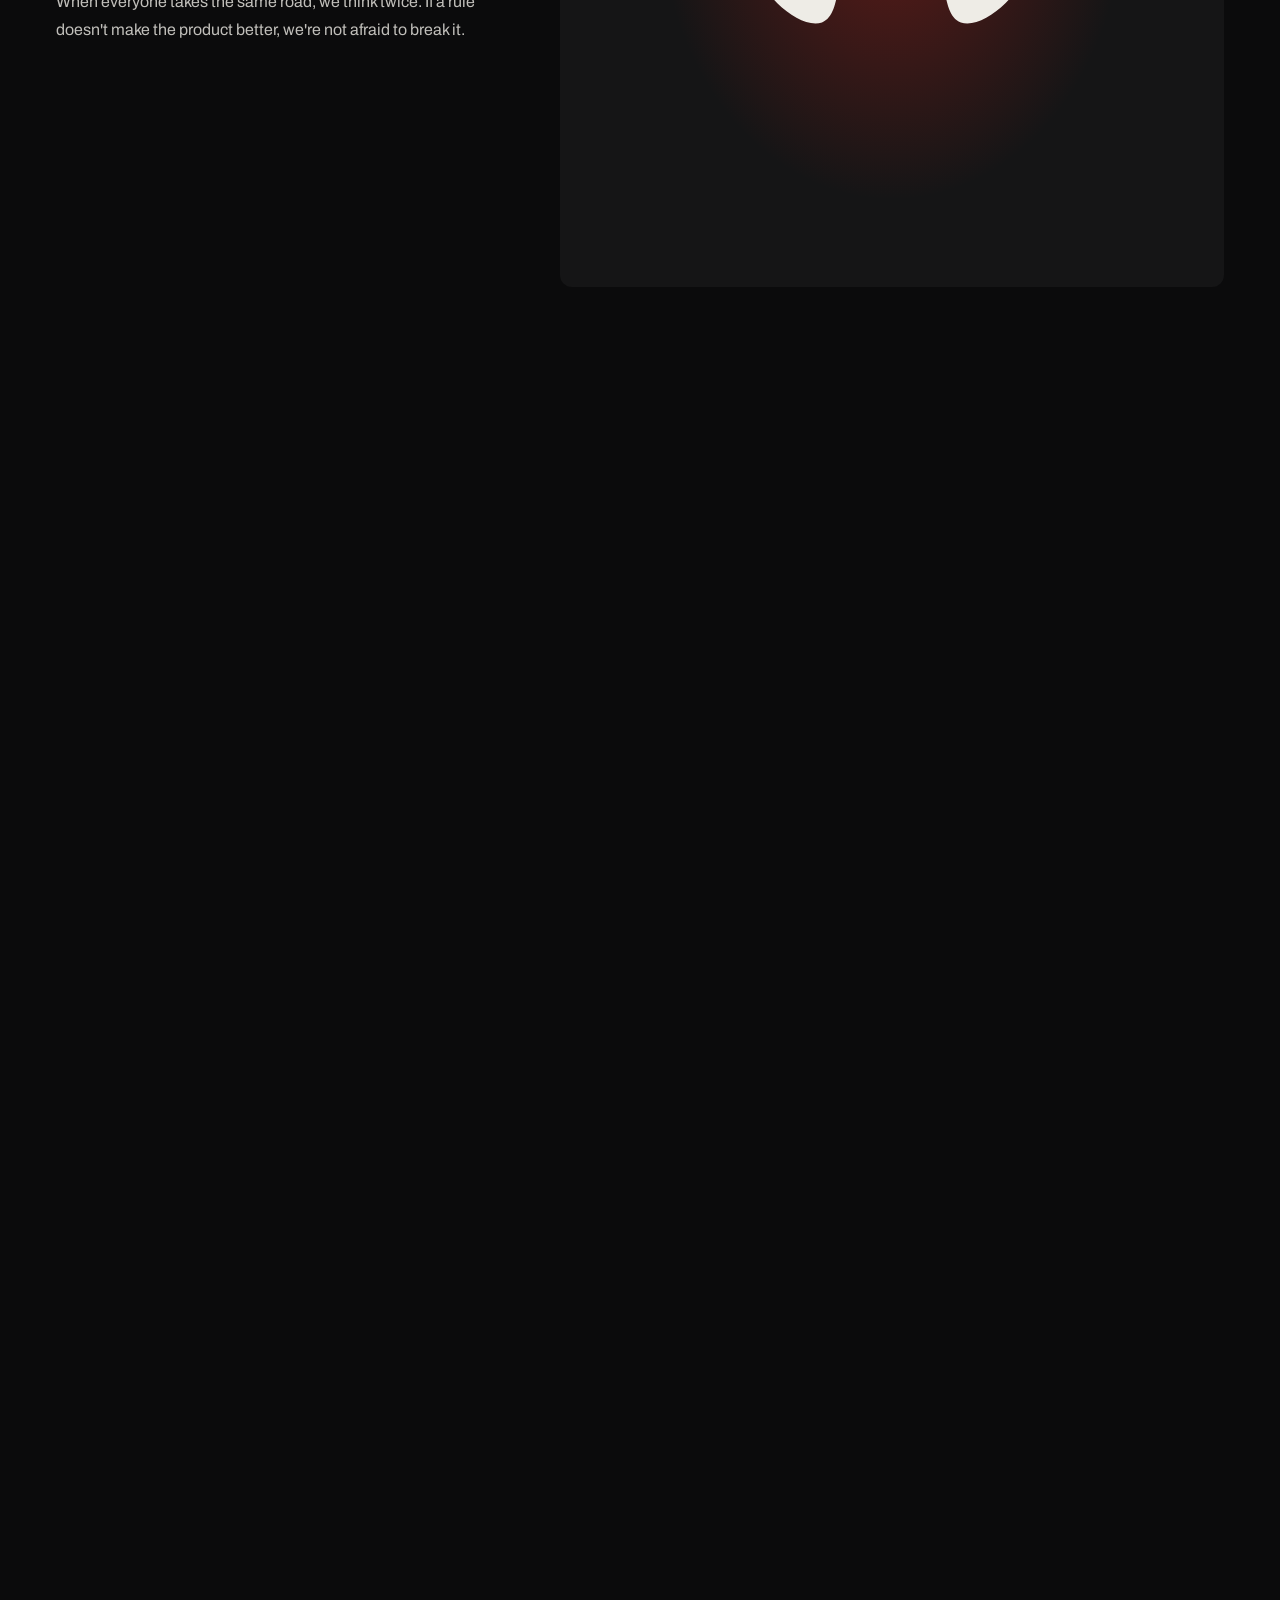
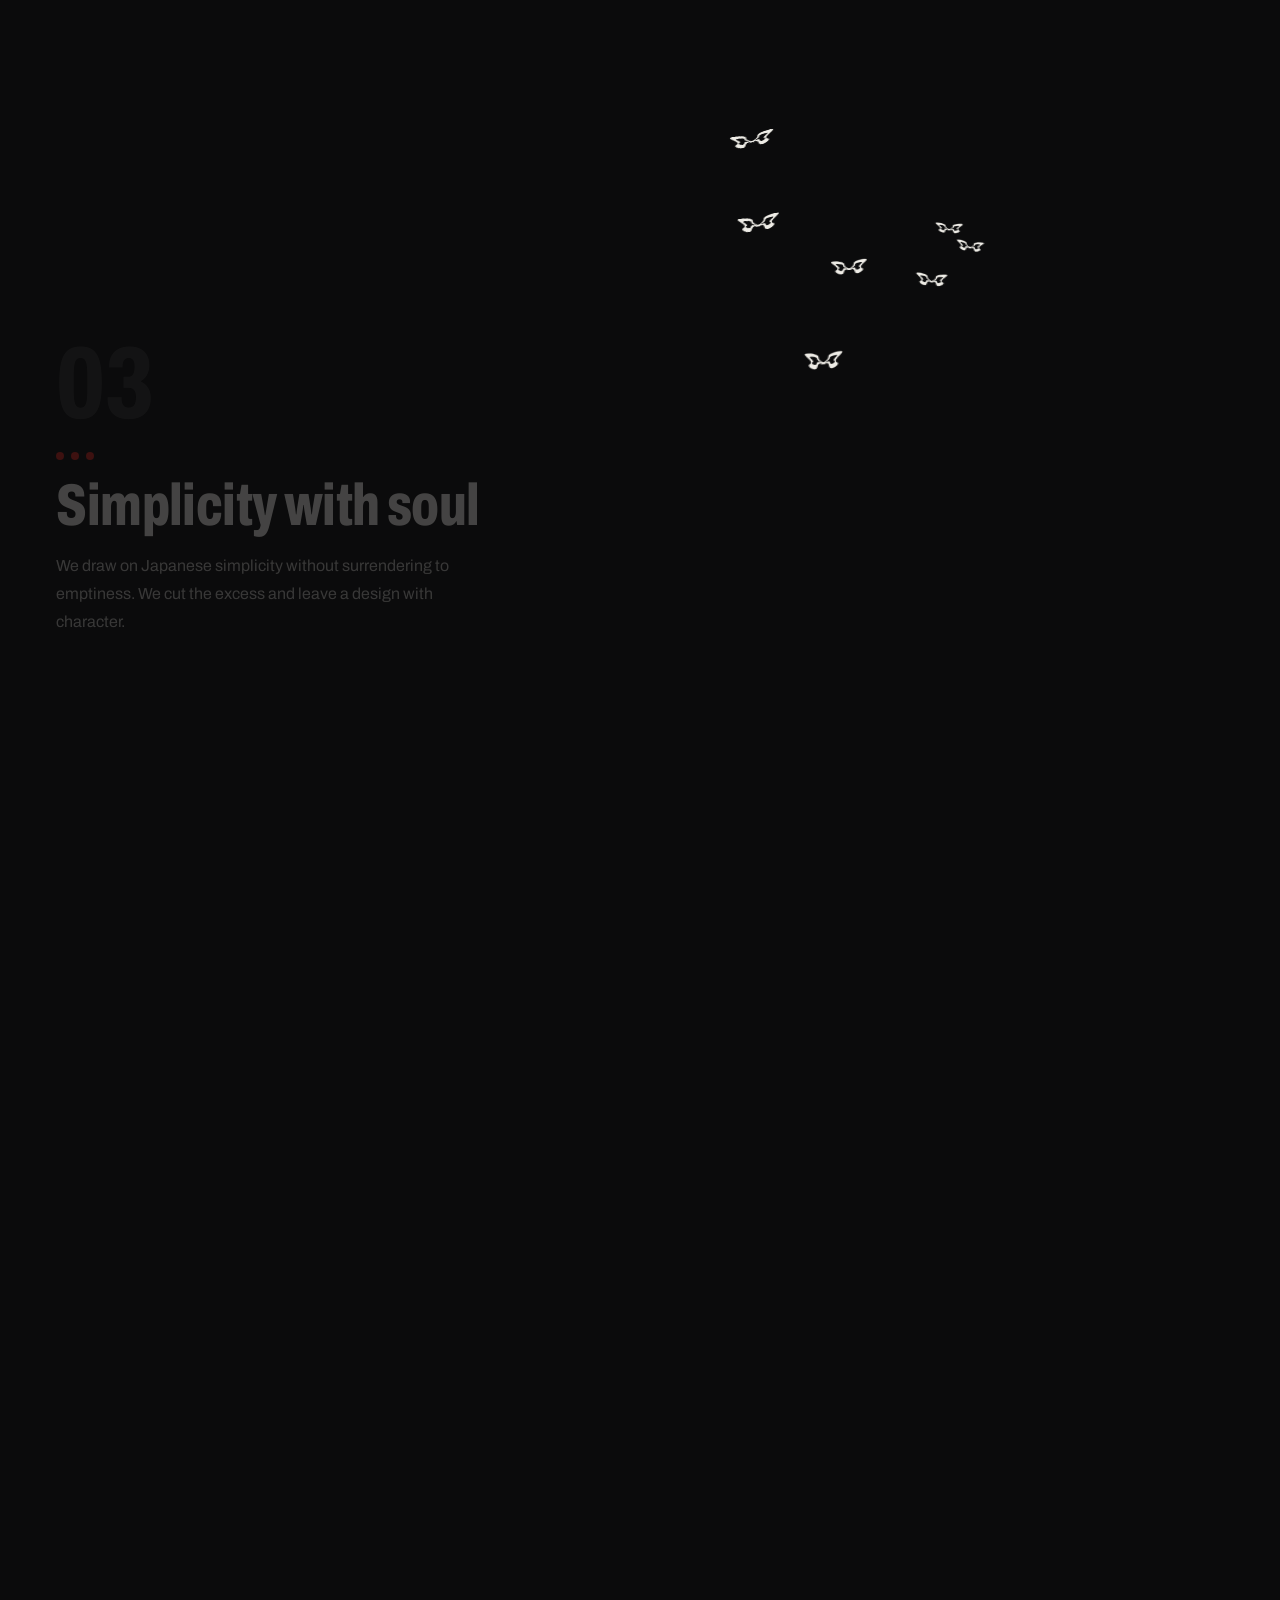
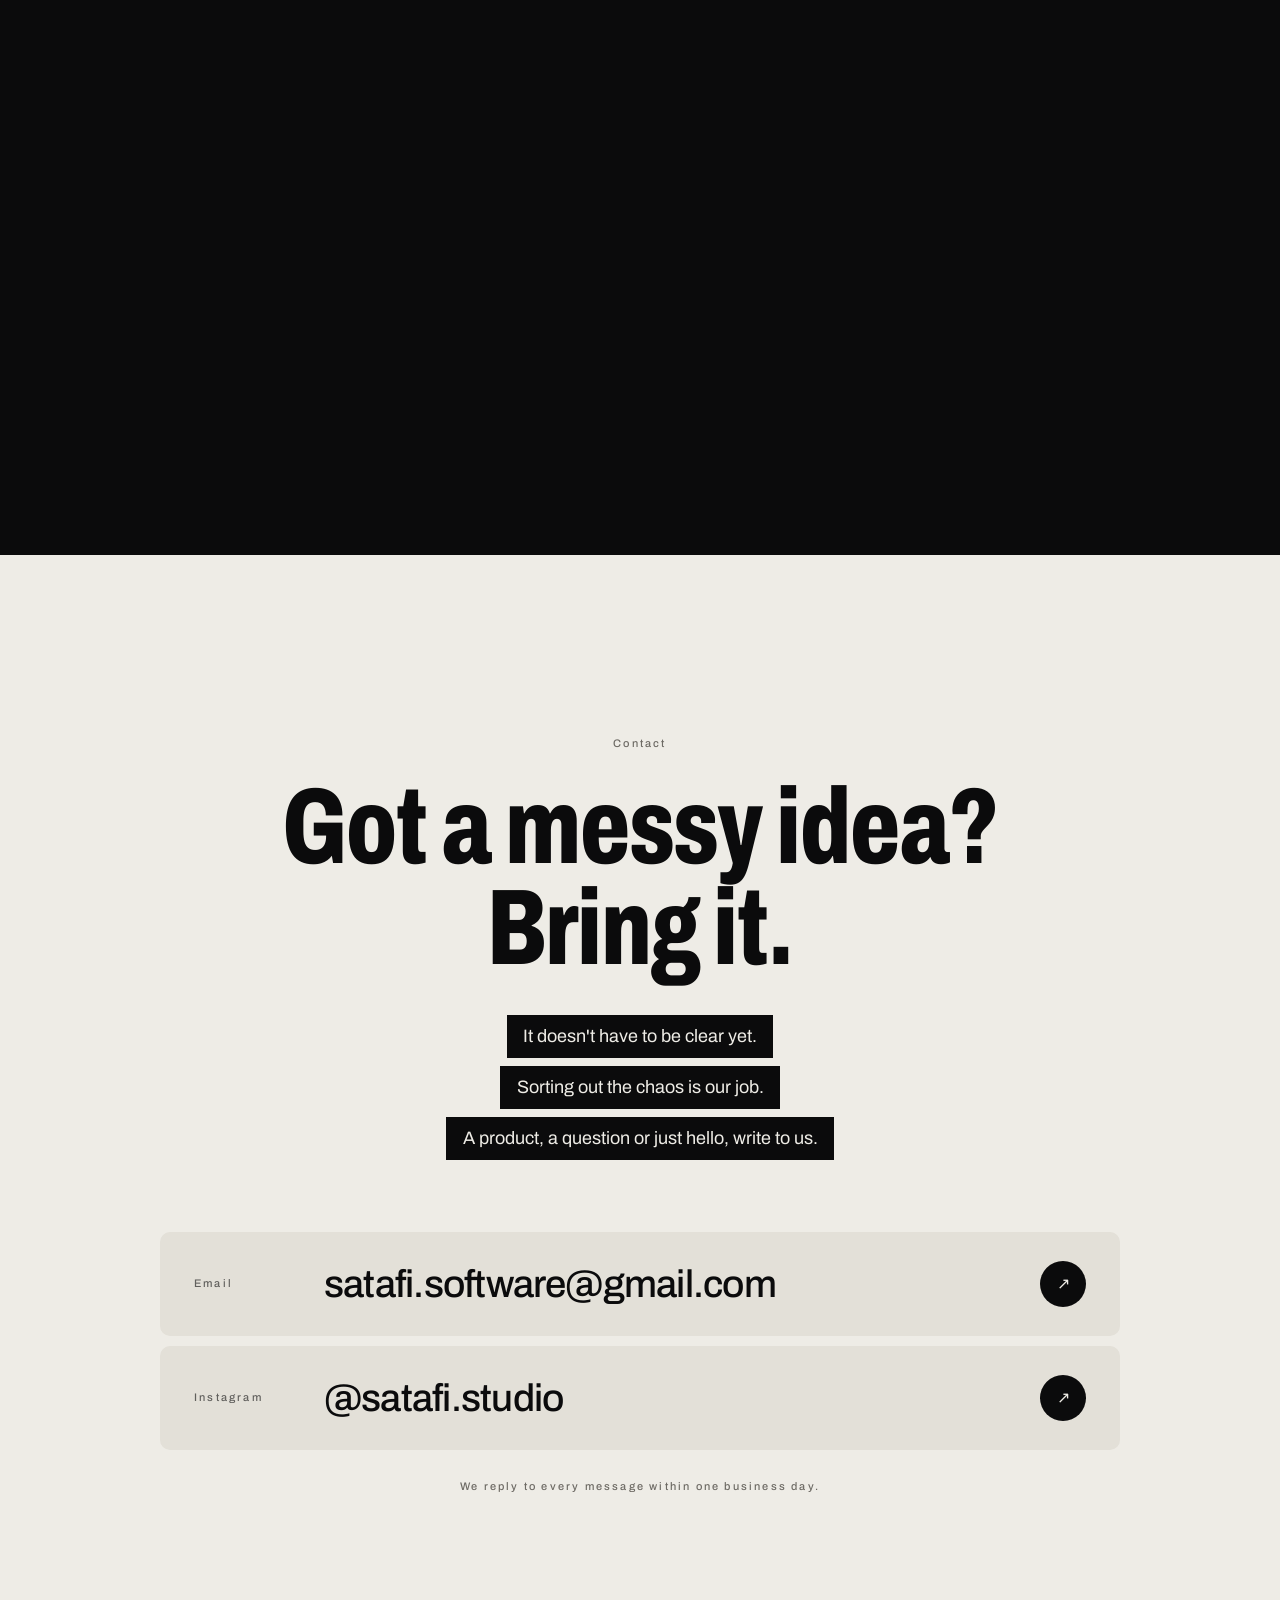
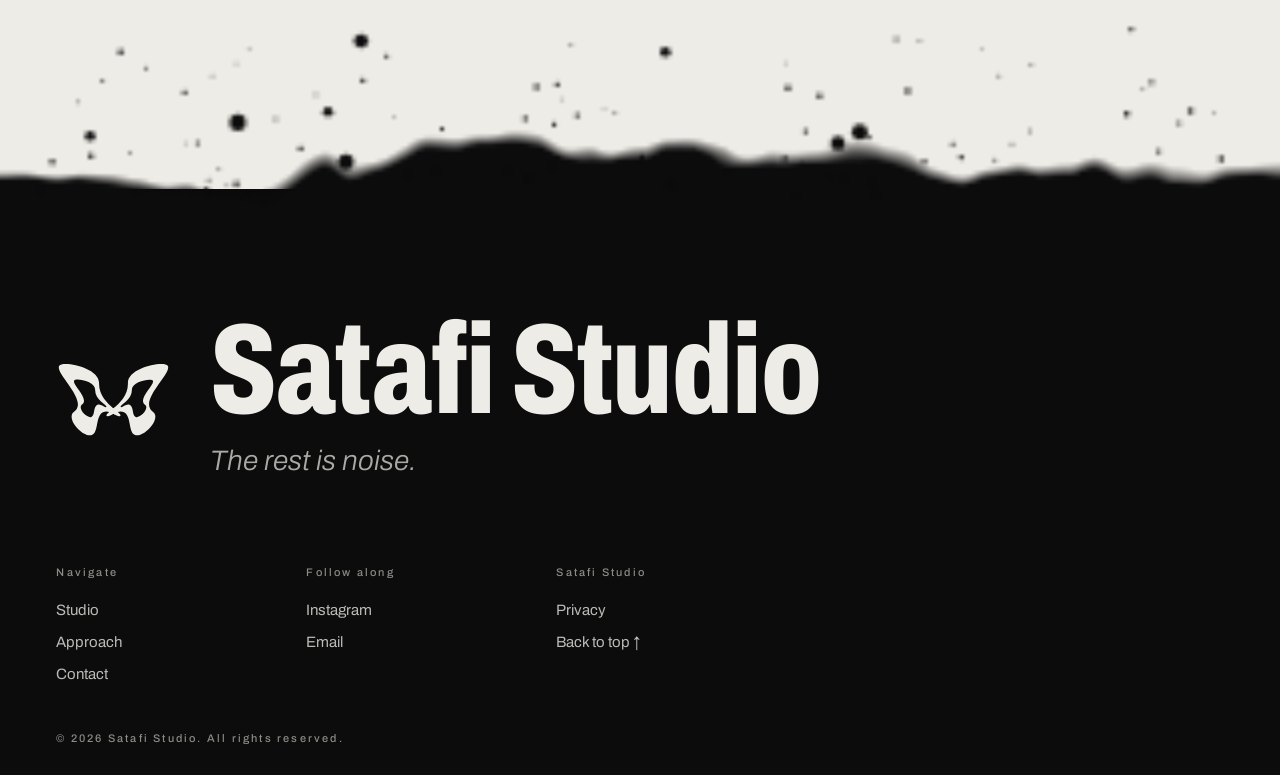
<file: hakkimizda.html>
<!DOCTYPE html>
<html lang="tr">
<head>
    <meta charset="UTF-8">
    <meta http-equiv="refresh" content="0; url=/#yaklasim">
    <link rel="canonical" href="https://satafistudio.com.tr/">
    <title>Satafi Studio</title>
    <script>location.replace("/#yaklasim");</script>
</head>
<body></body>
</html>
</file>
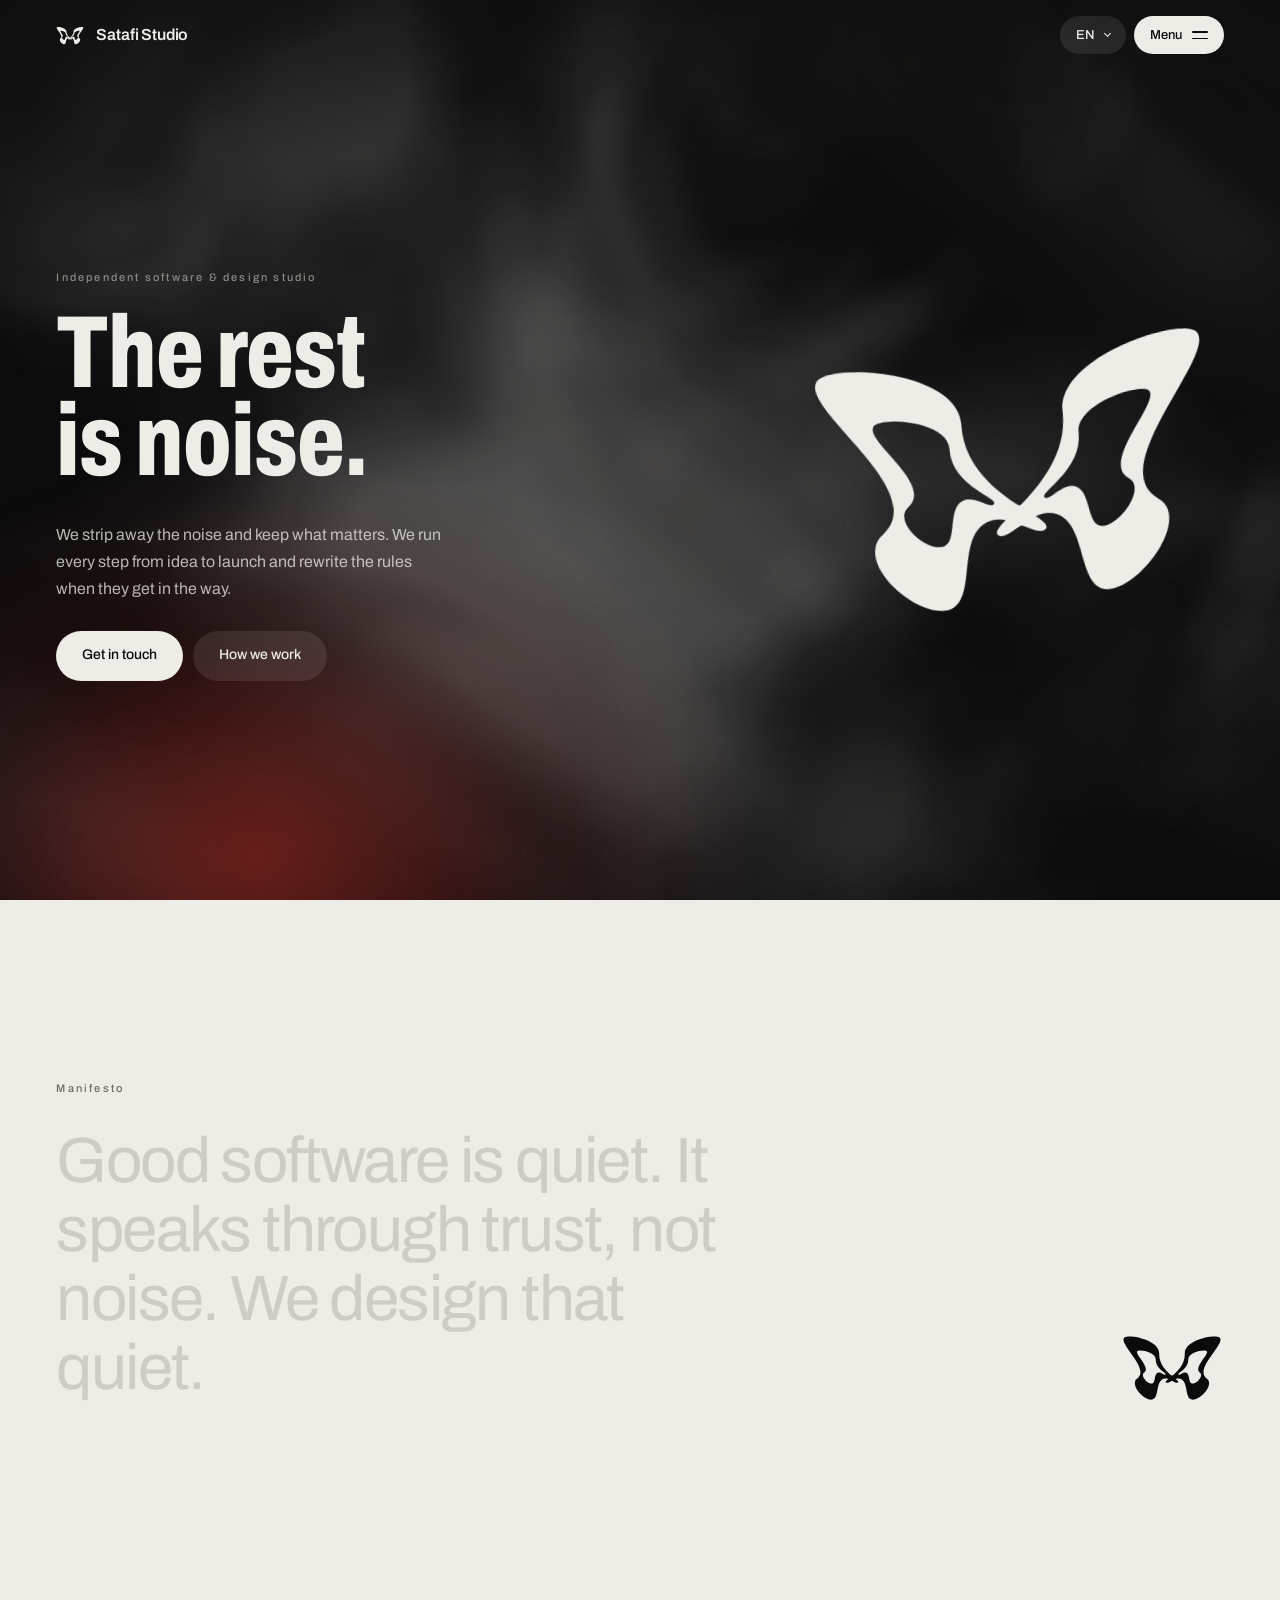
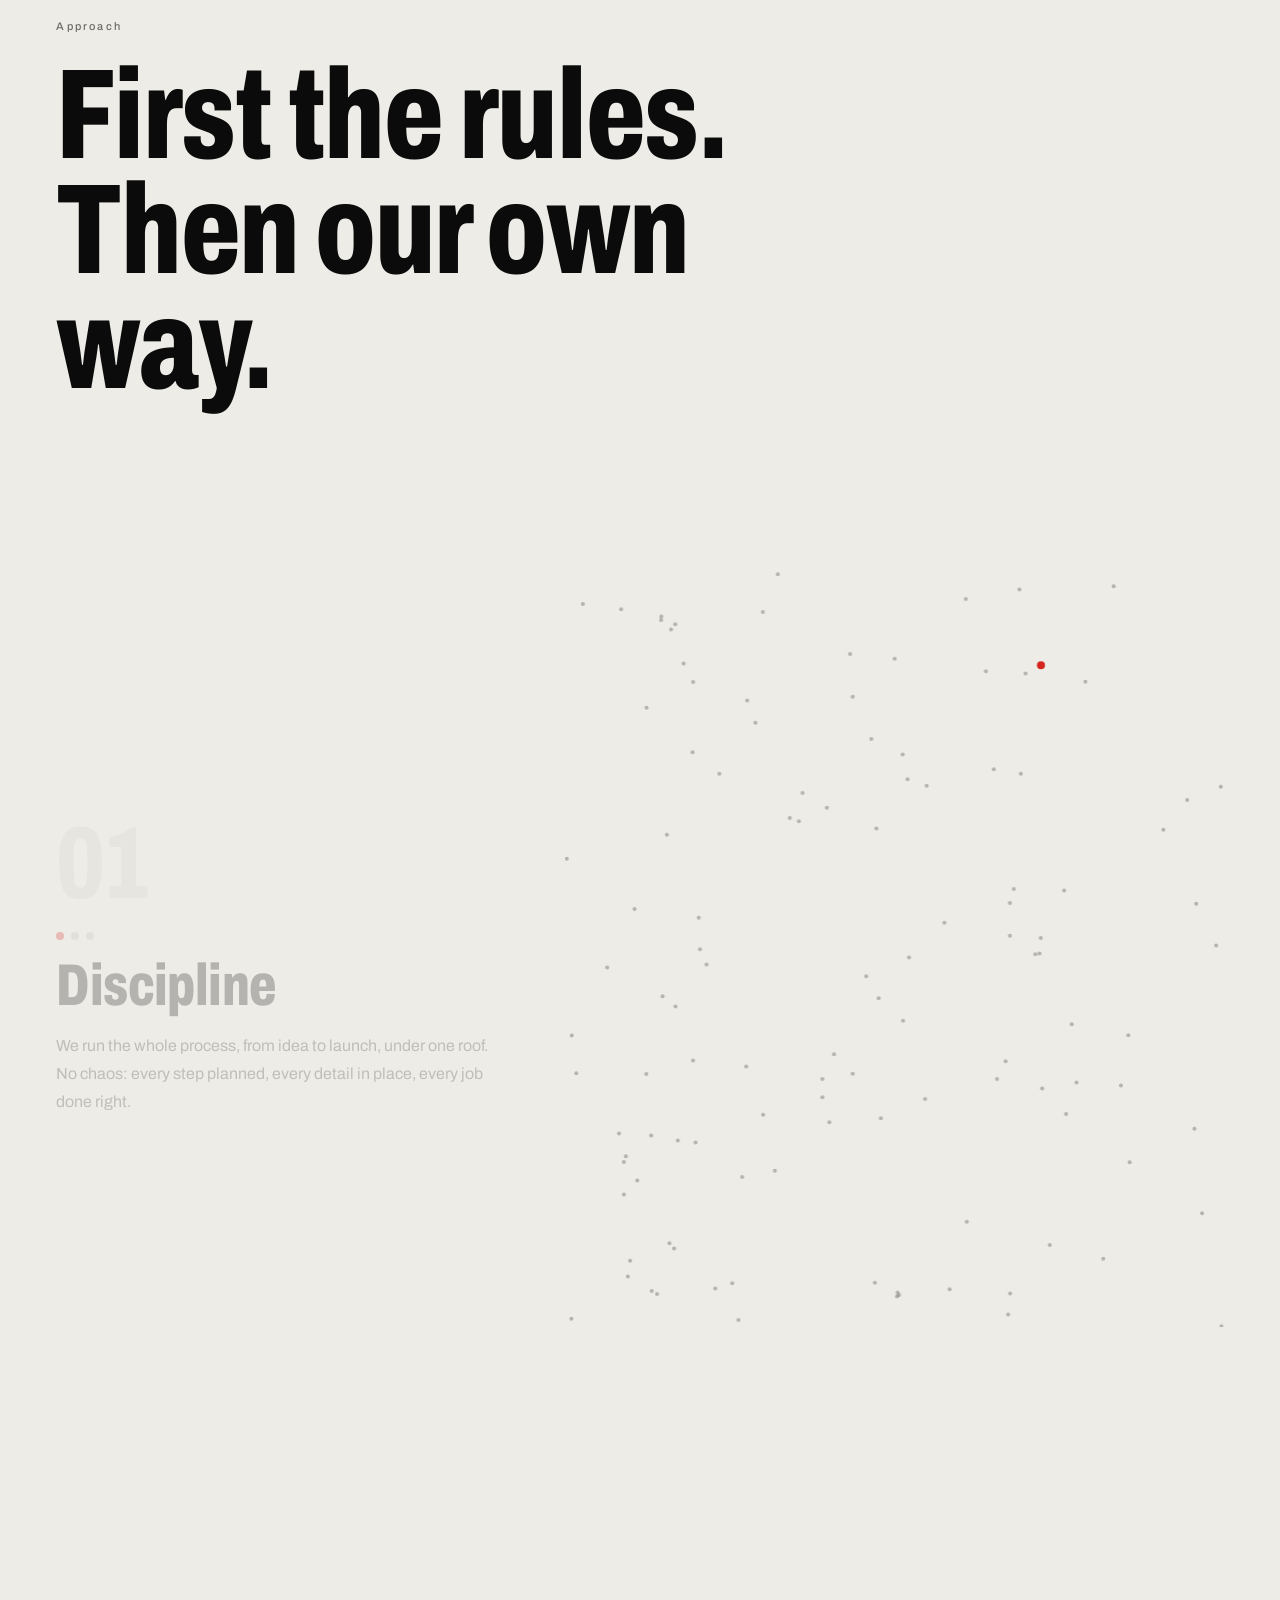
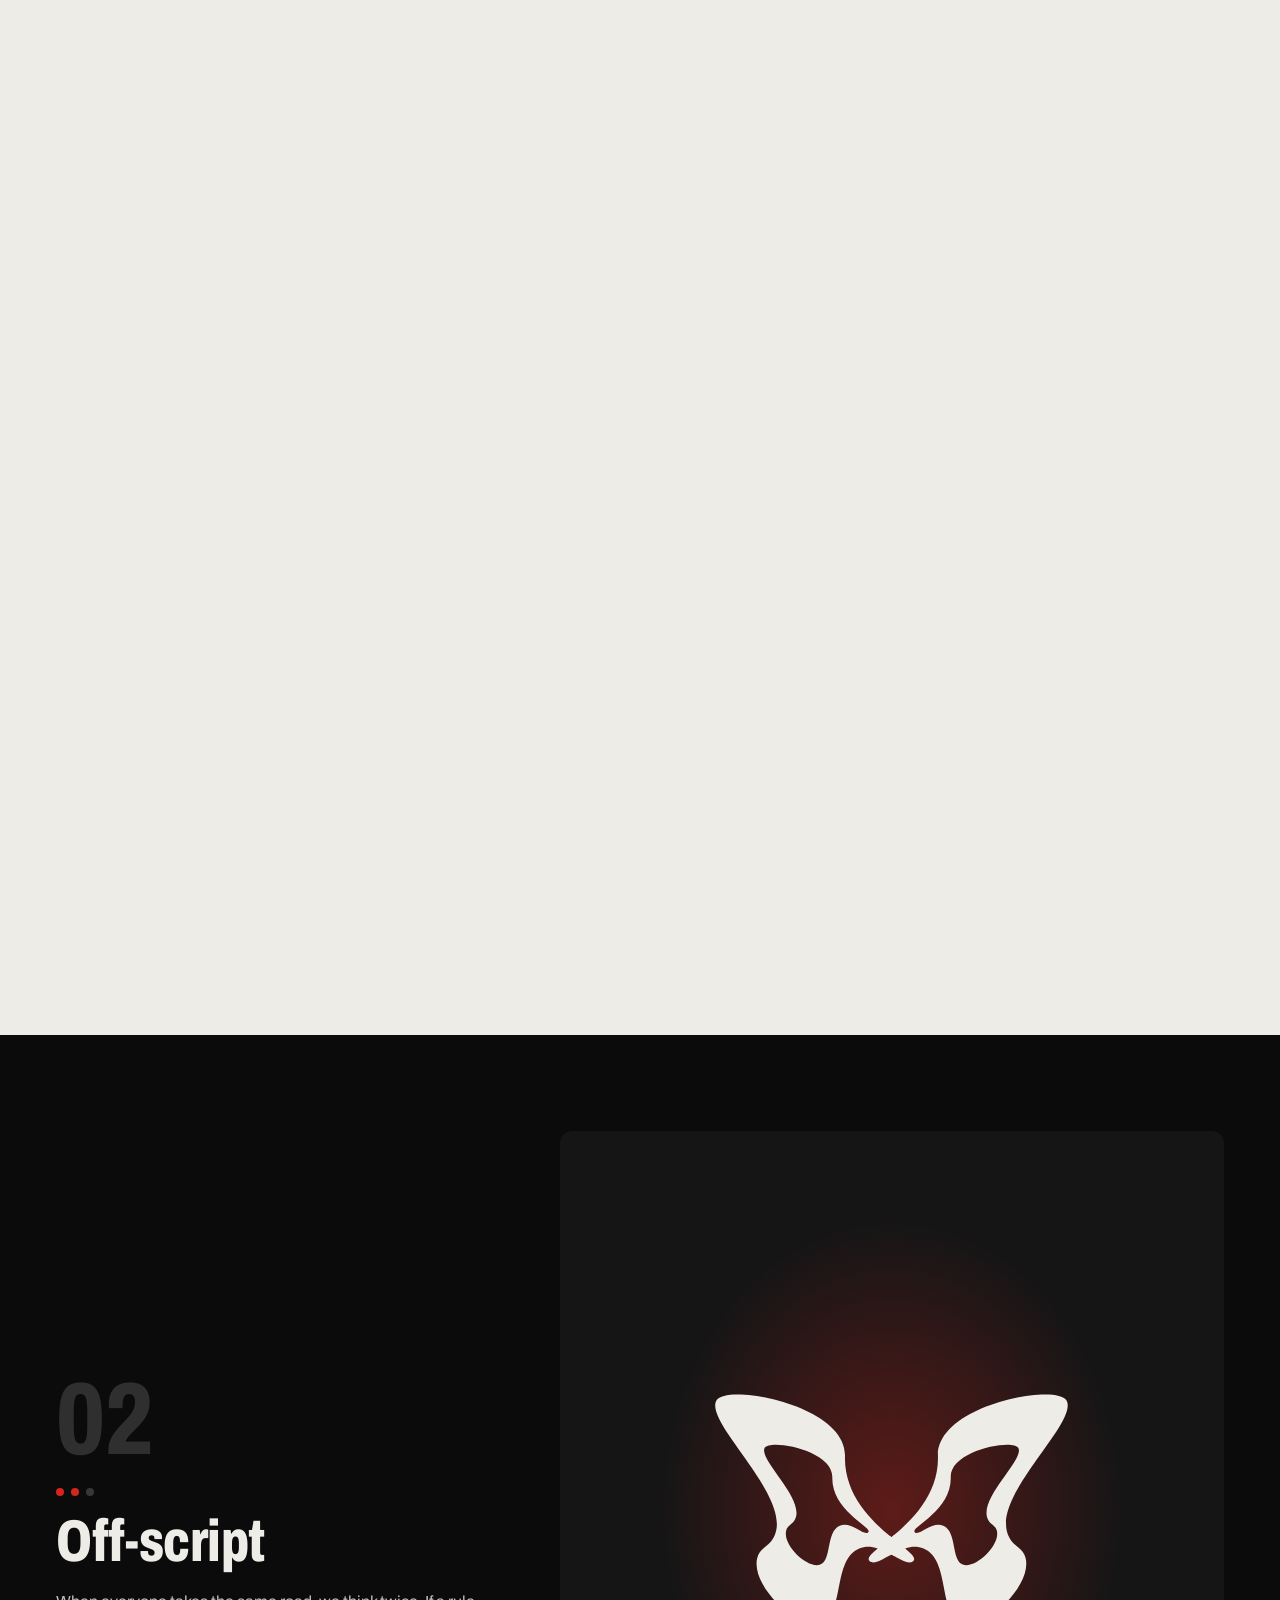
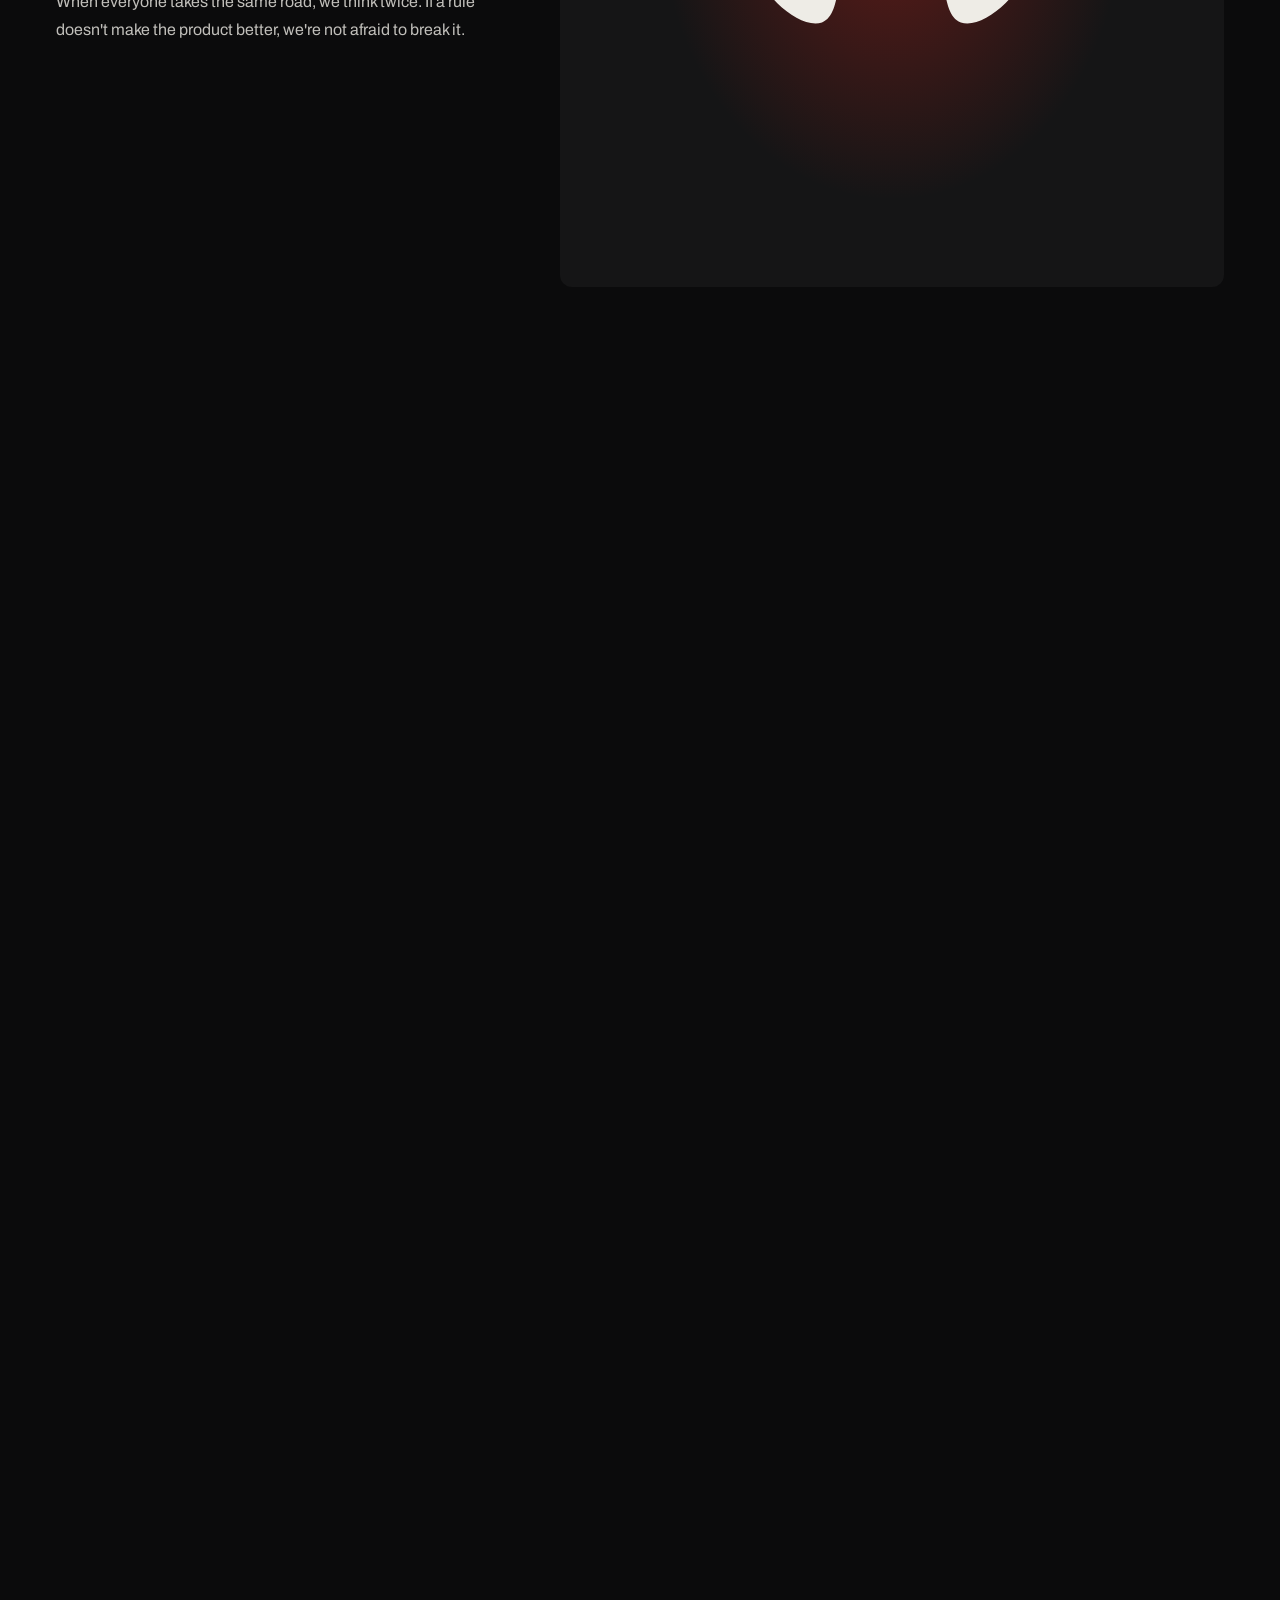
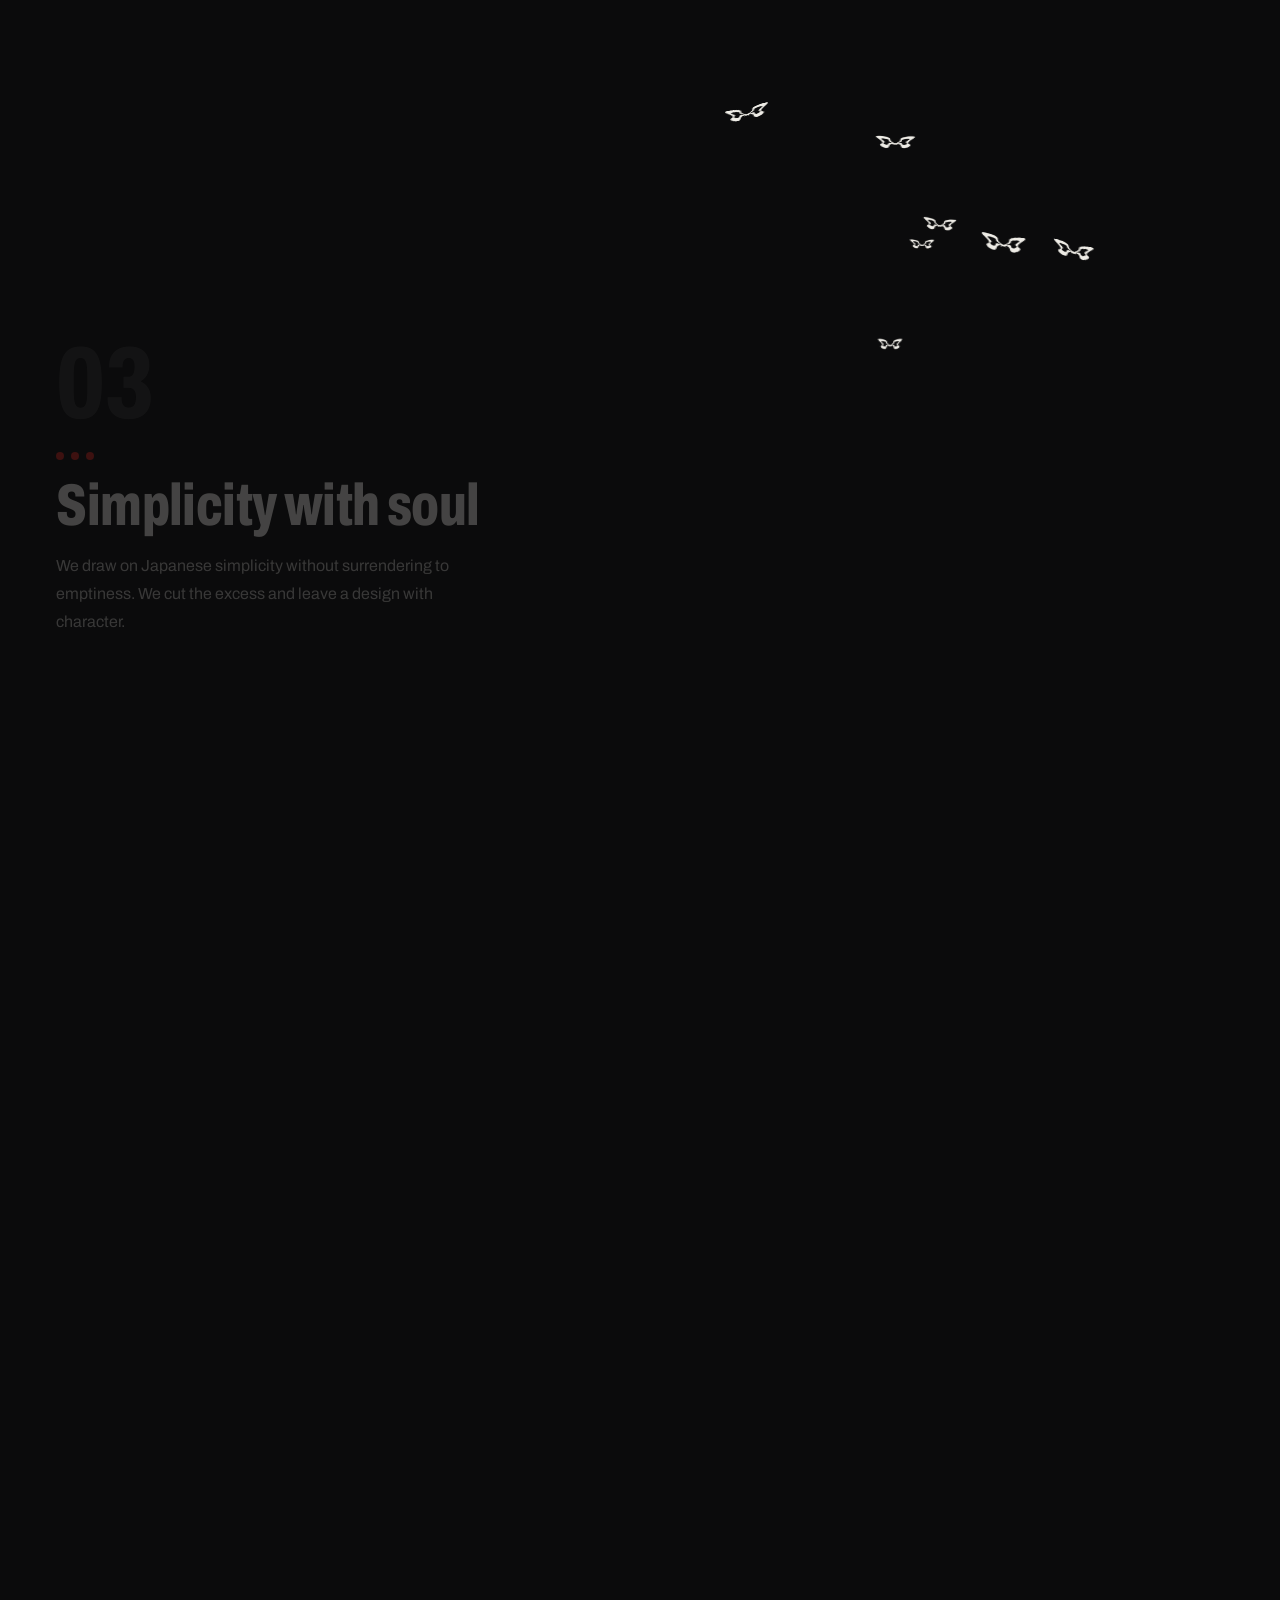
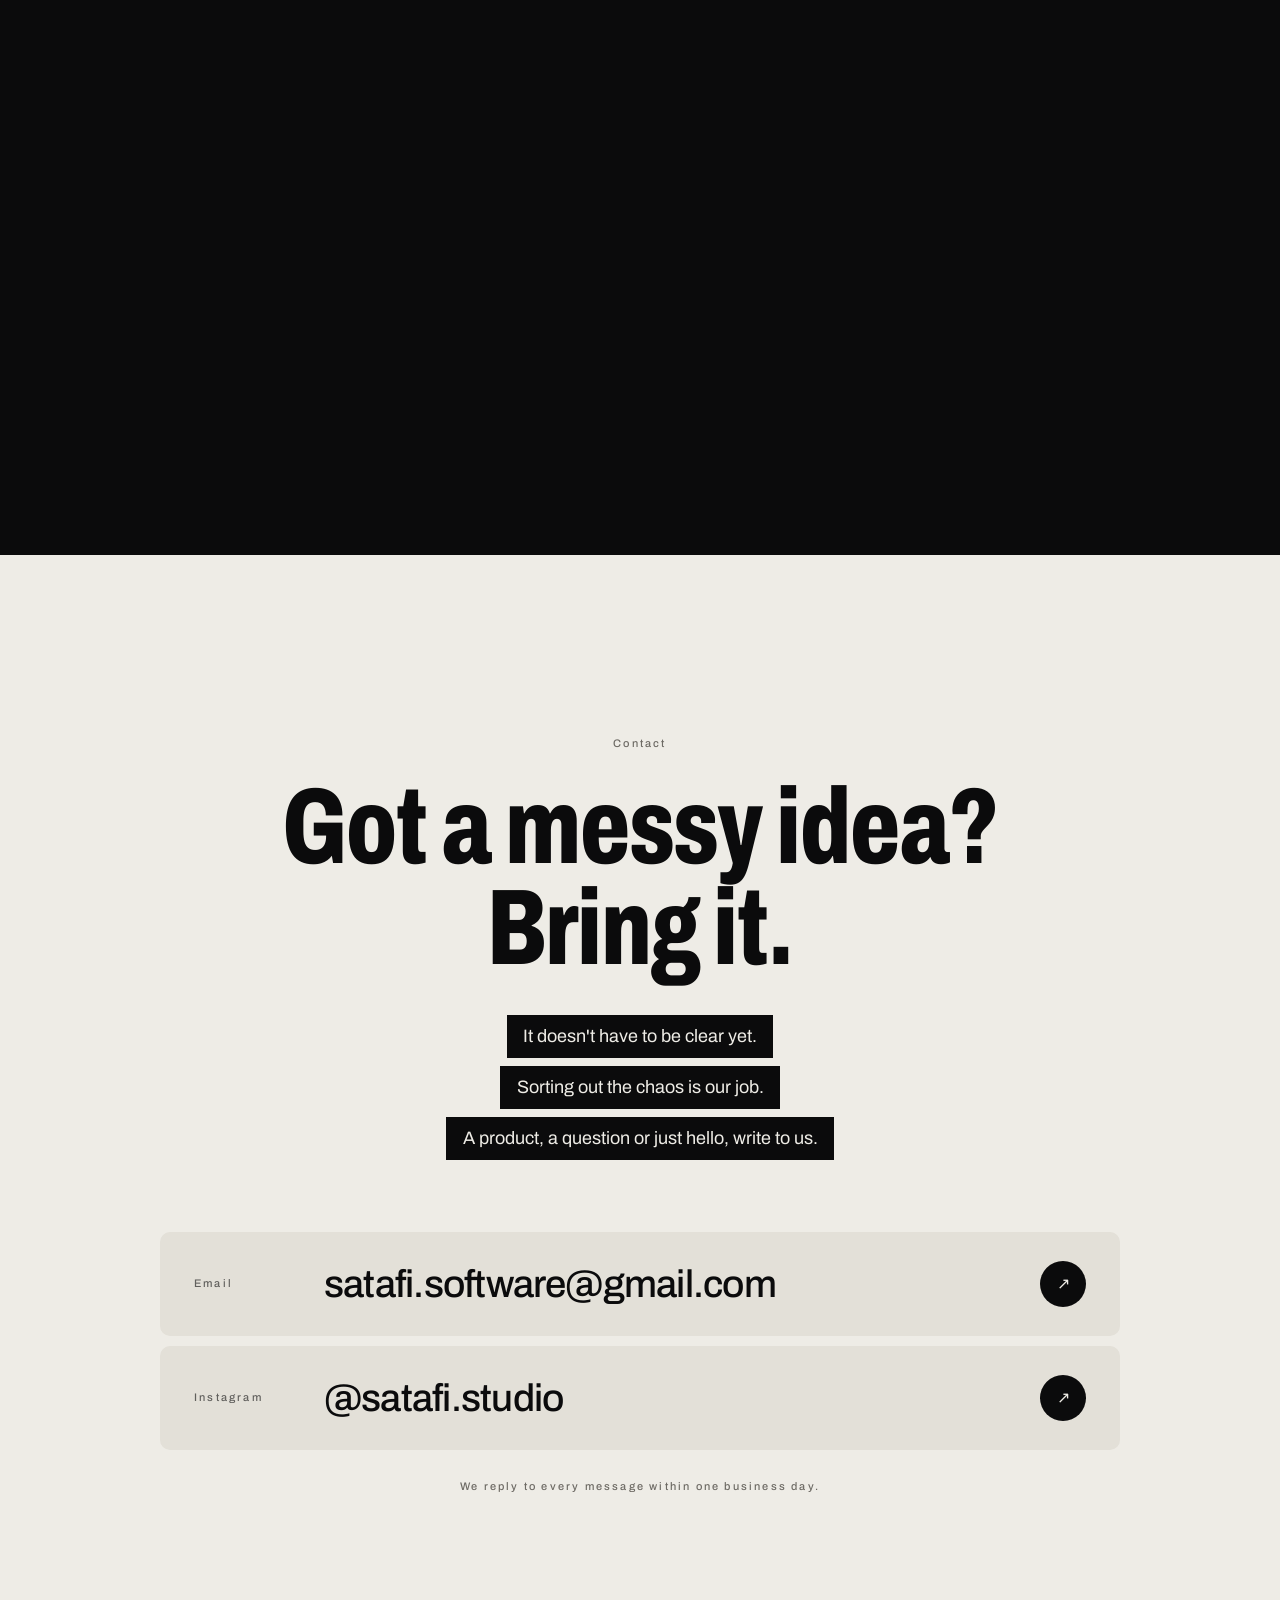
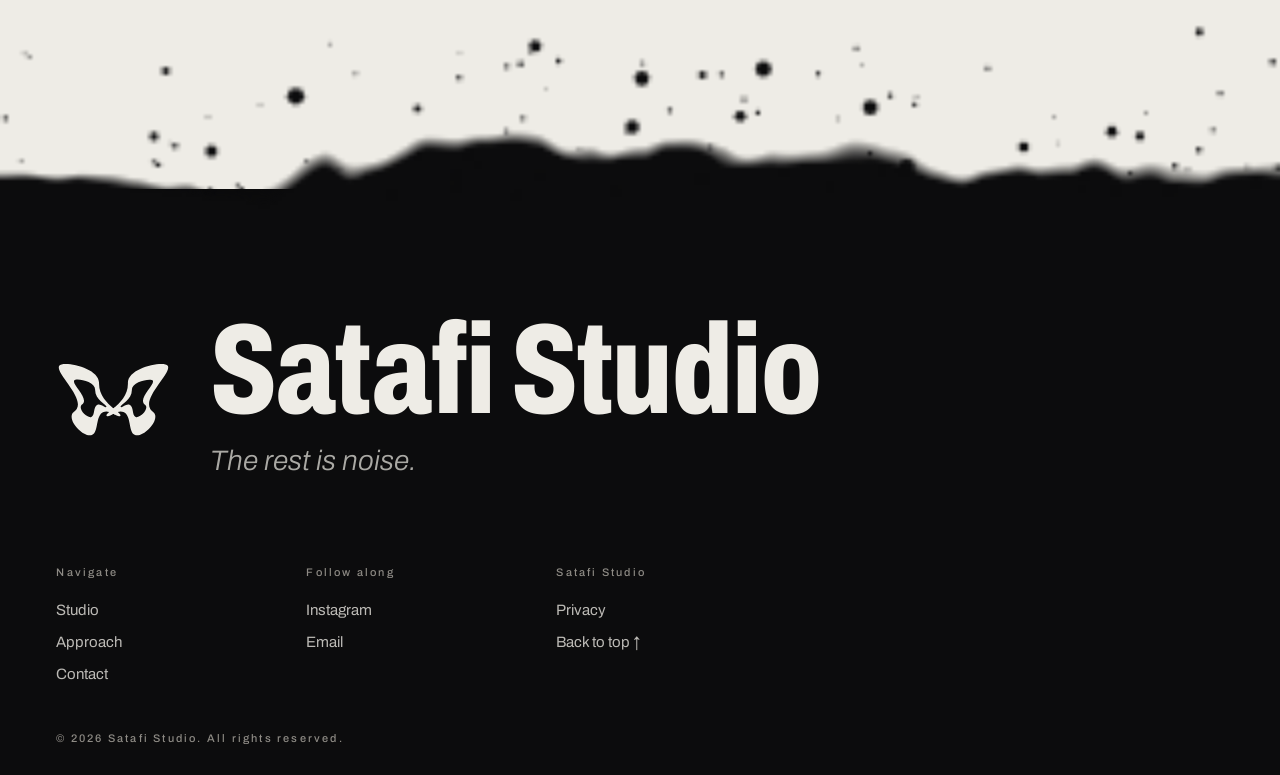
<file: iletisim.html>
<!DOCTYPE html>
<html lang="tr">
<head>
    <meta charset="UTF-8">
    <meta http-equiv="refresh" content="0; url=/#iletisim">
    <link rel="canonical" href="https://satafistudio.com.tr/">
    <title>Satafi Studio</title>
    <script>location.replace("/#iletisim");</script>
</head>
<body></body>
</html>
</file>
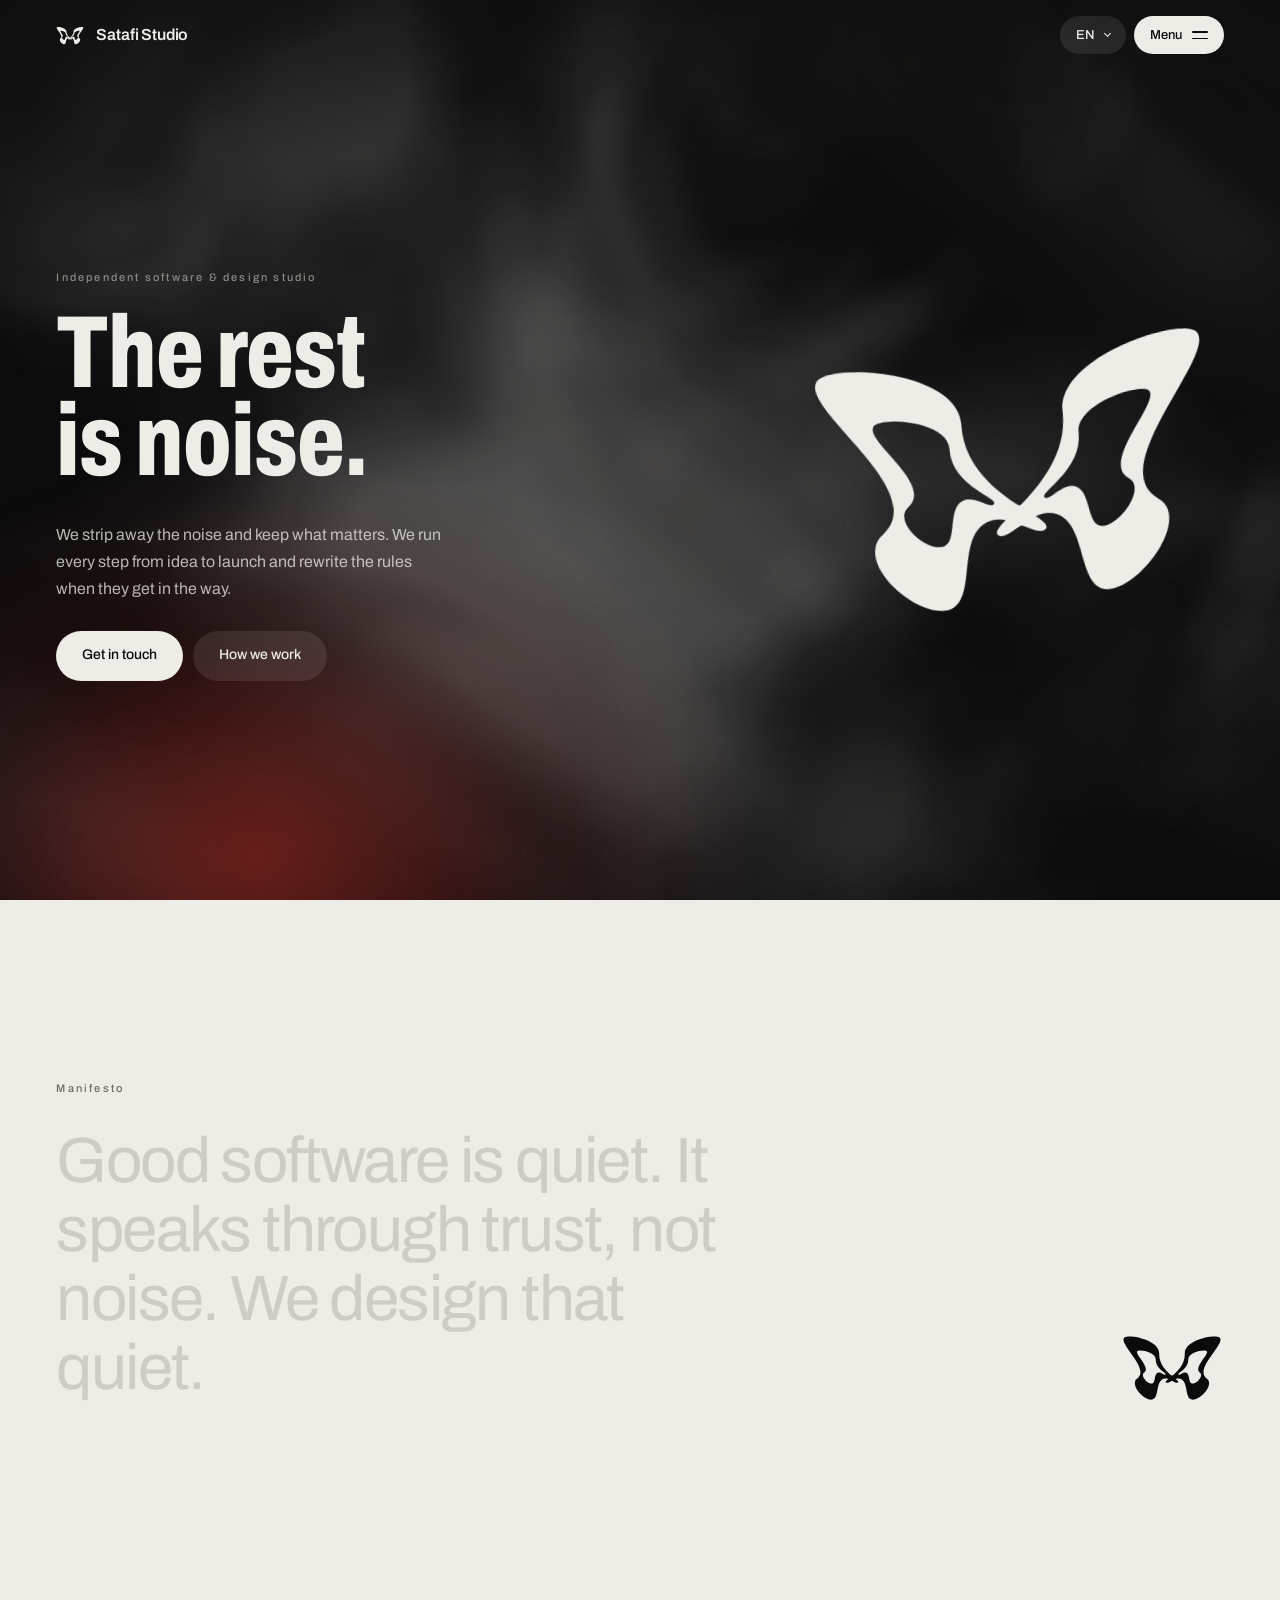
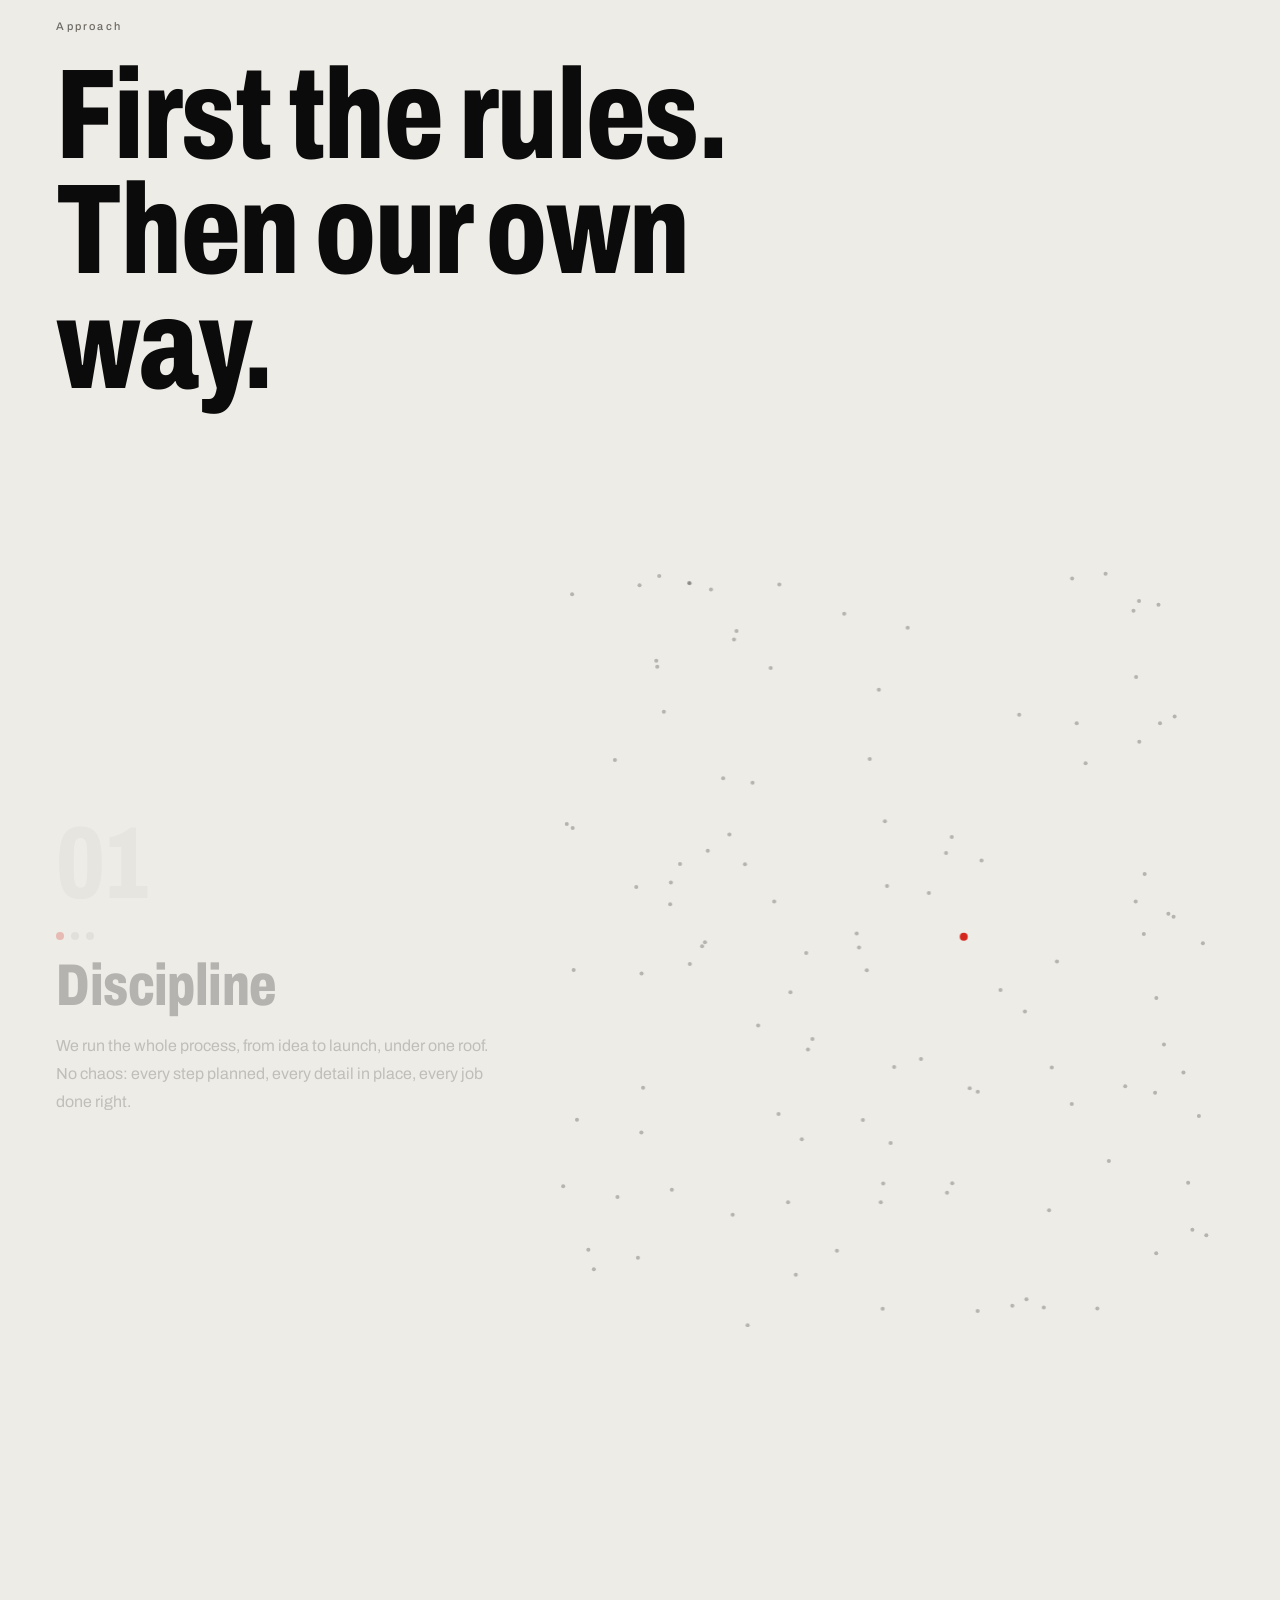
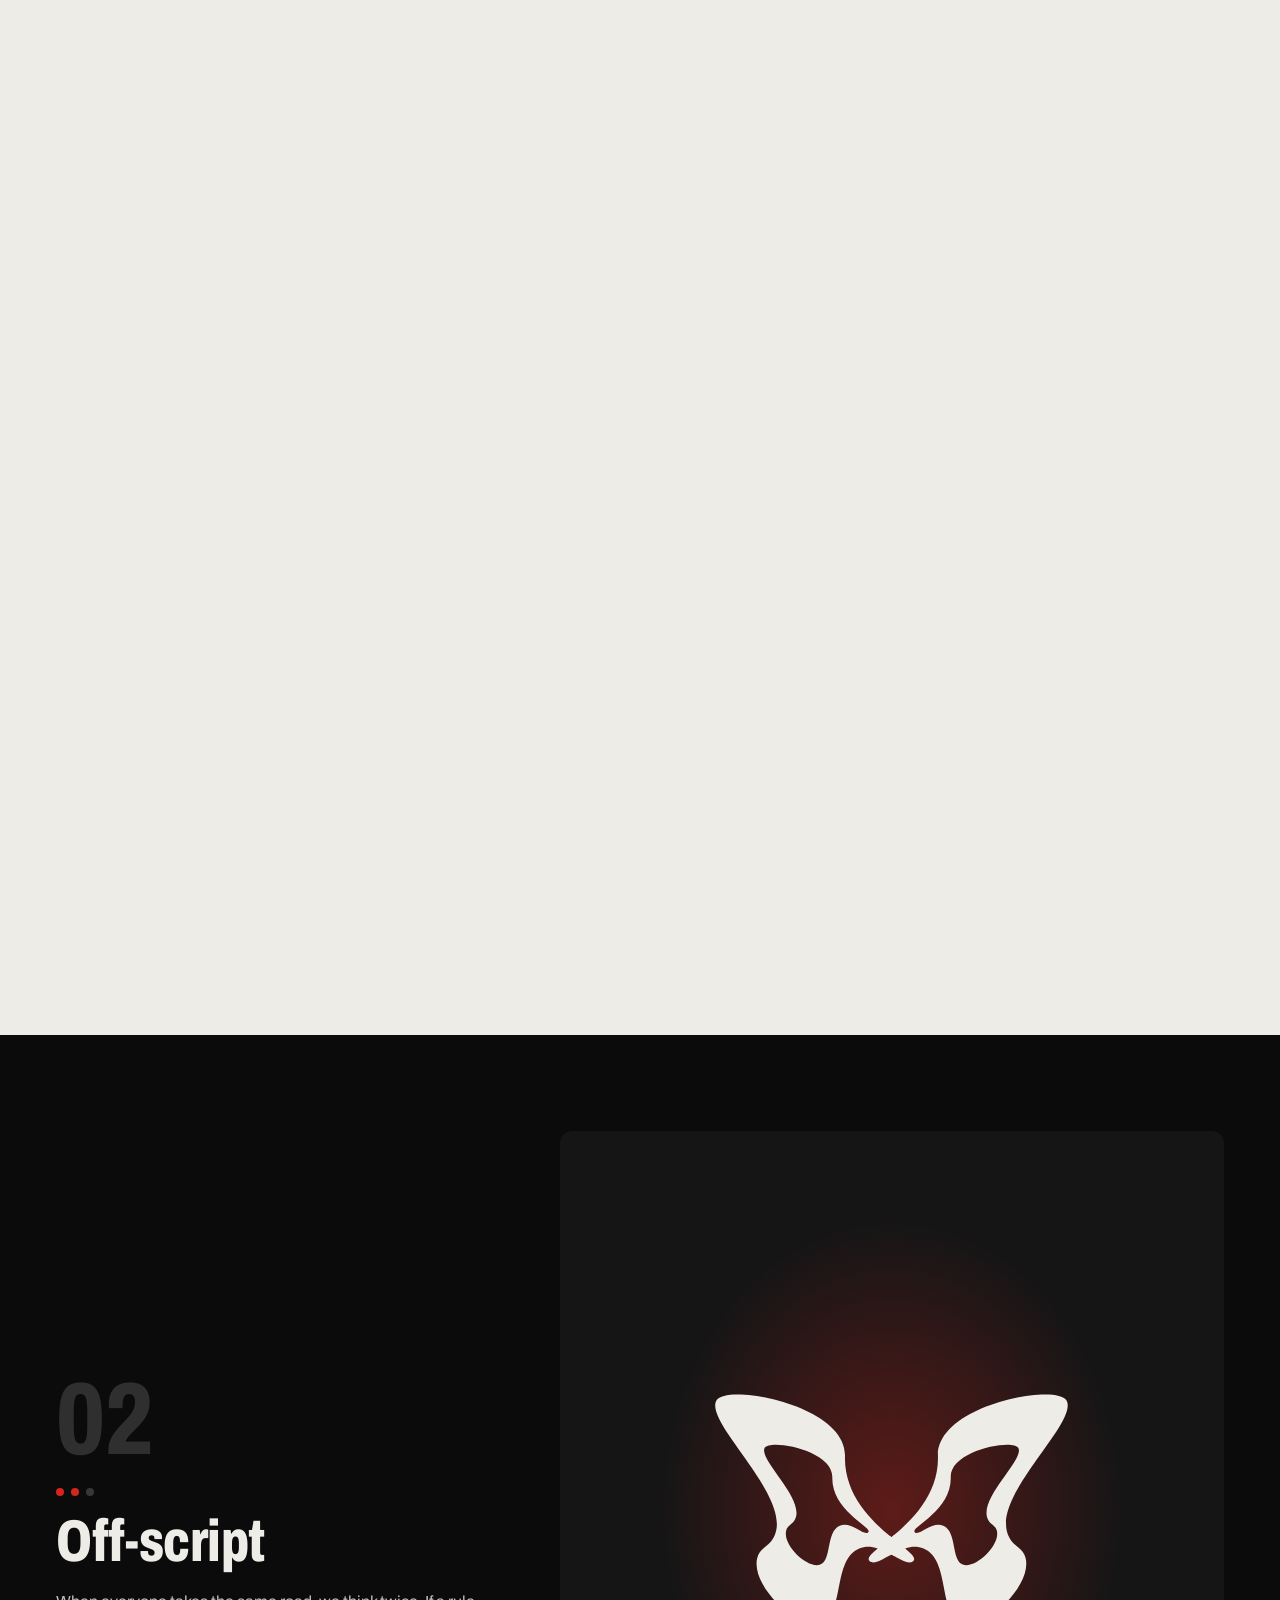
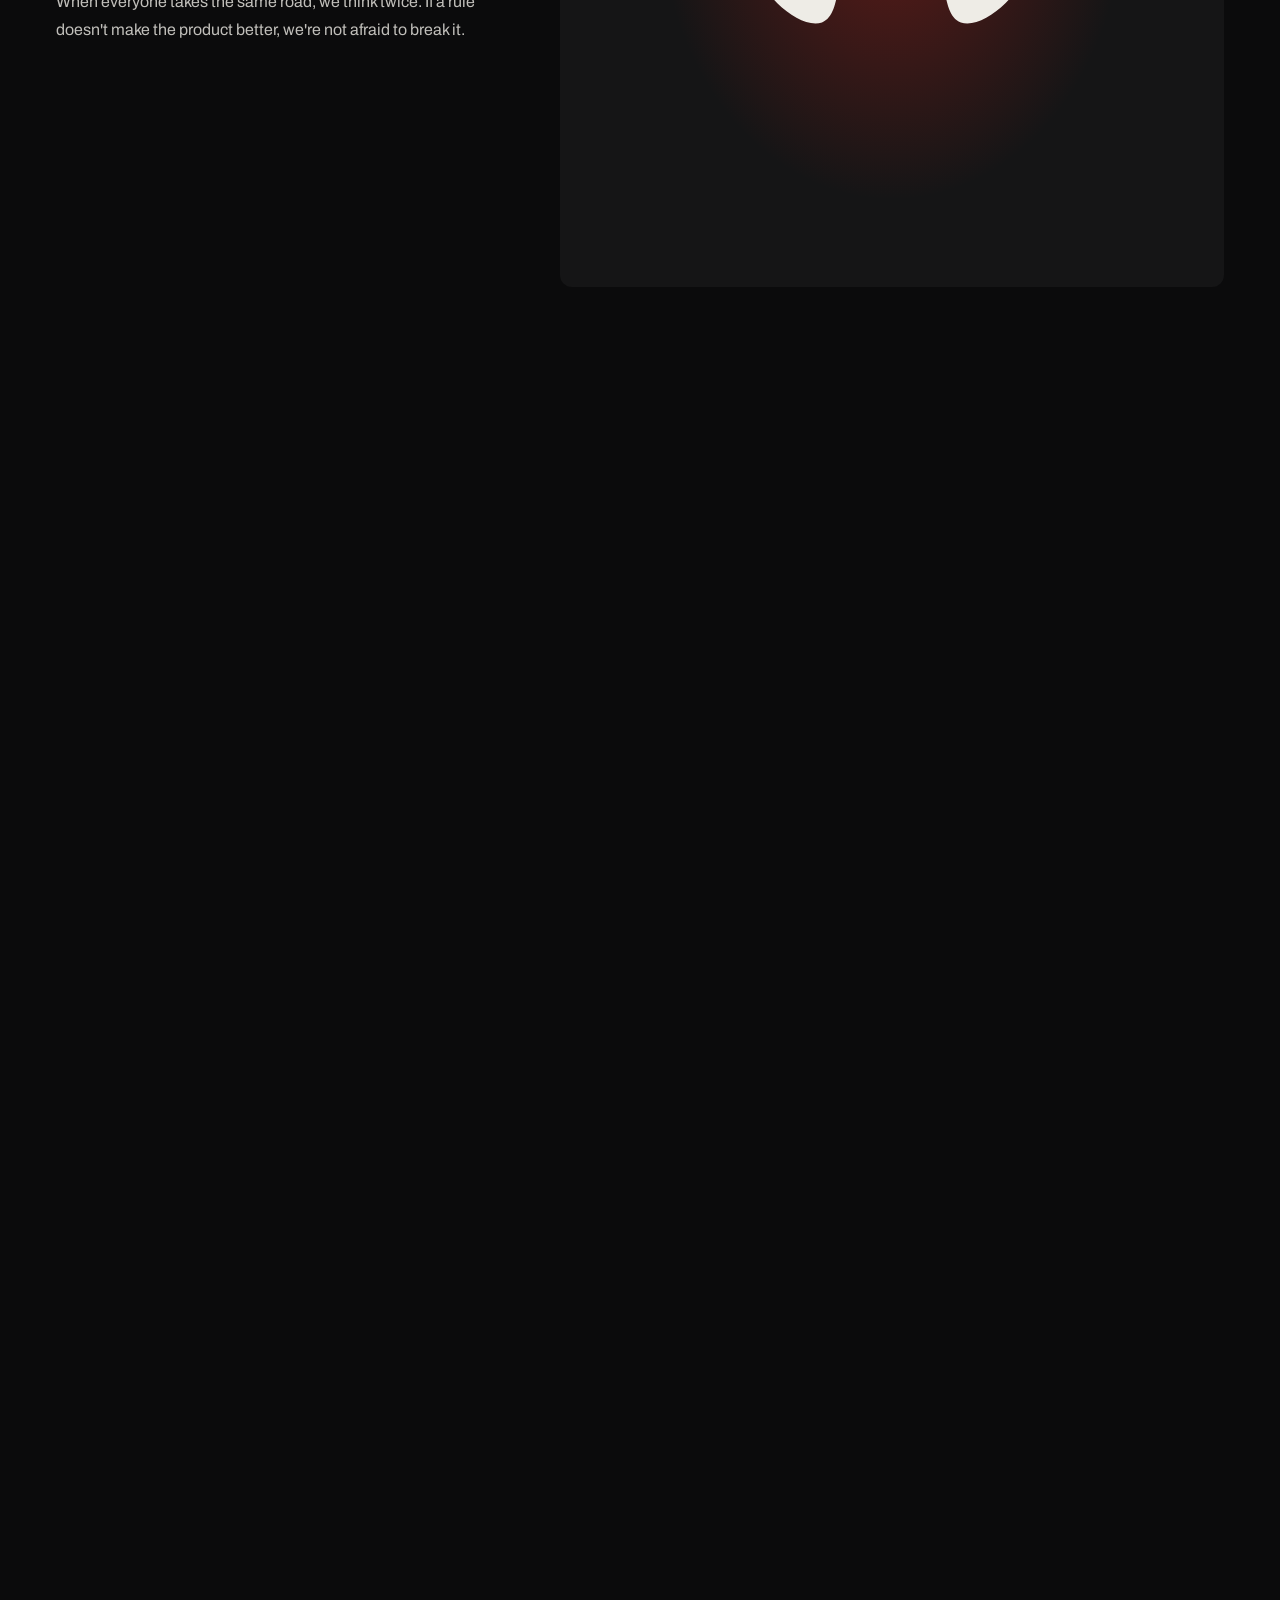
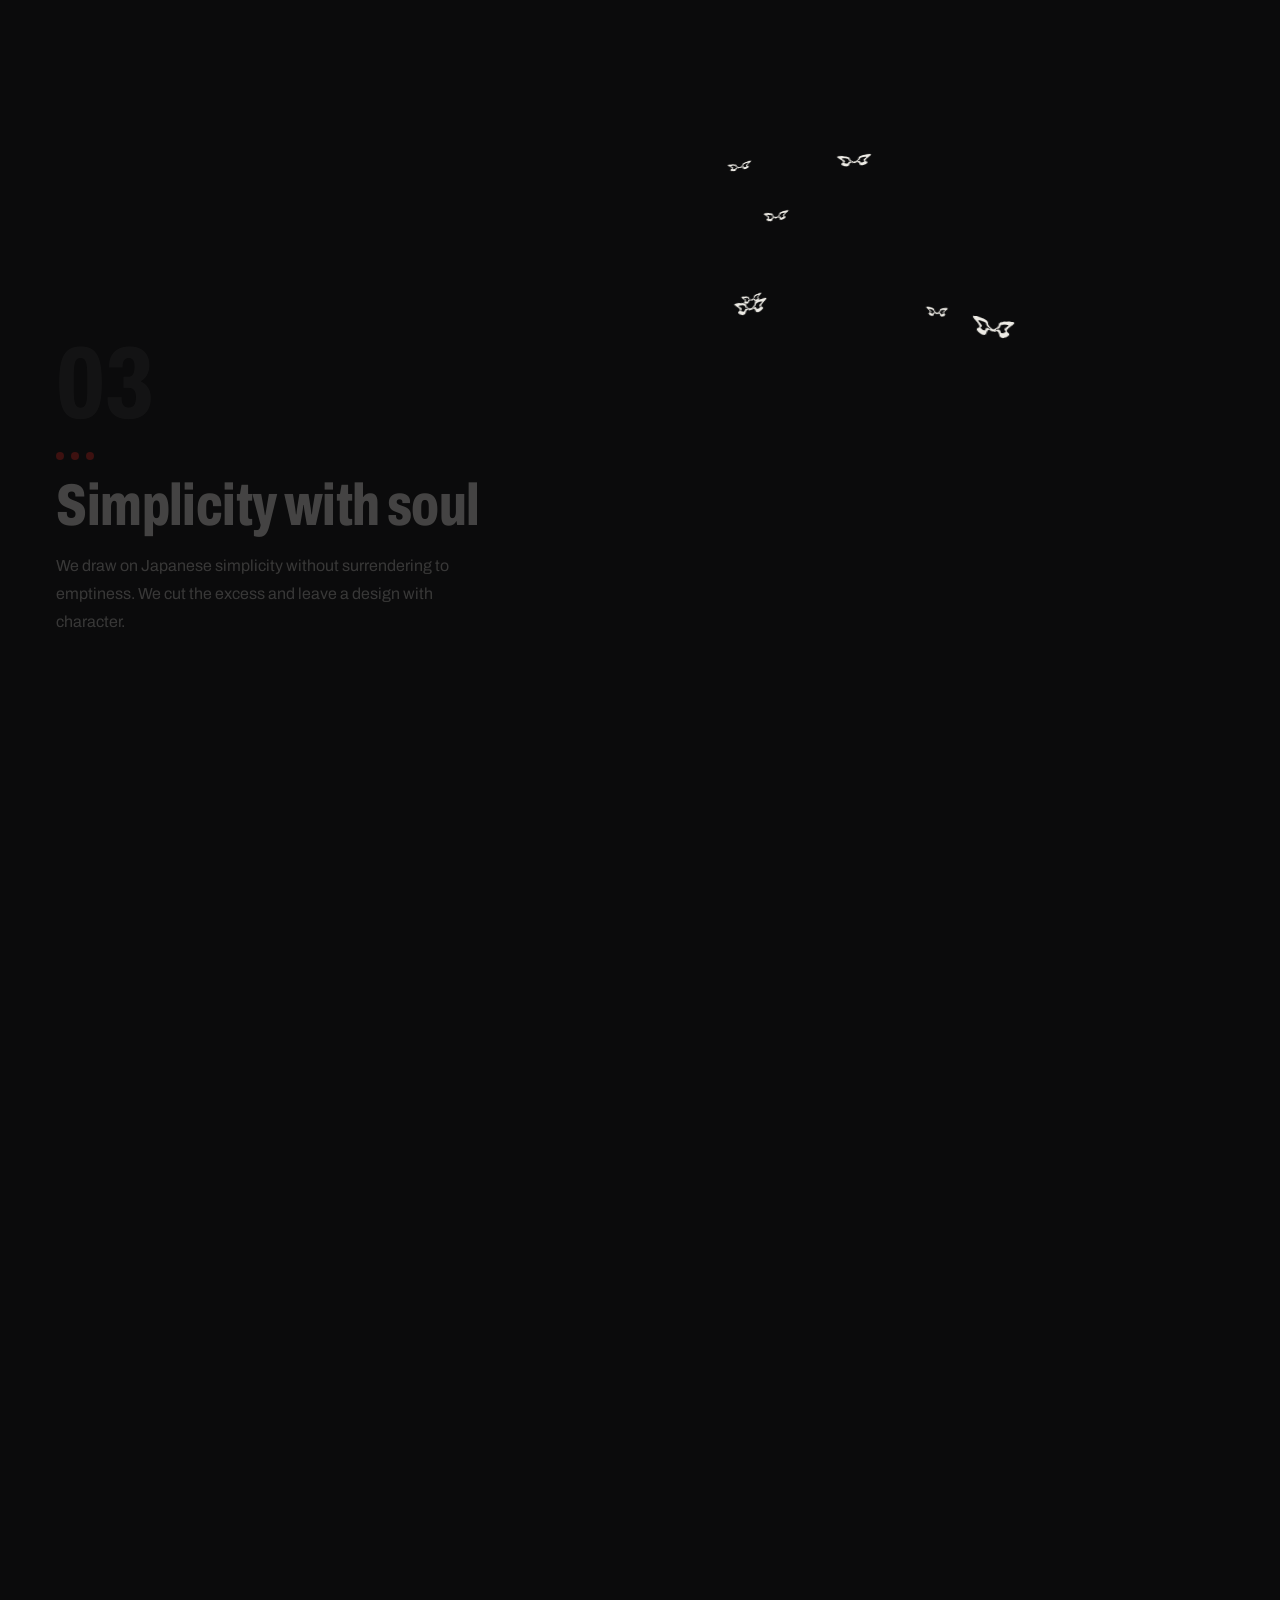
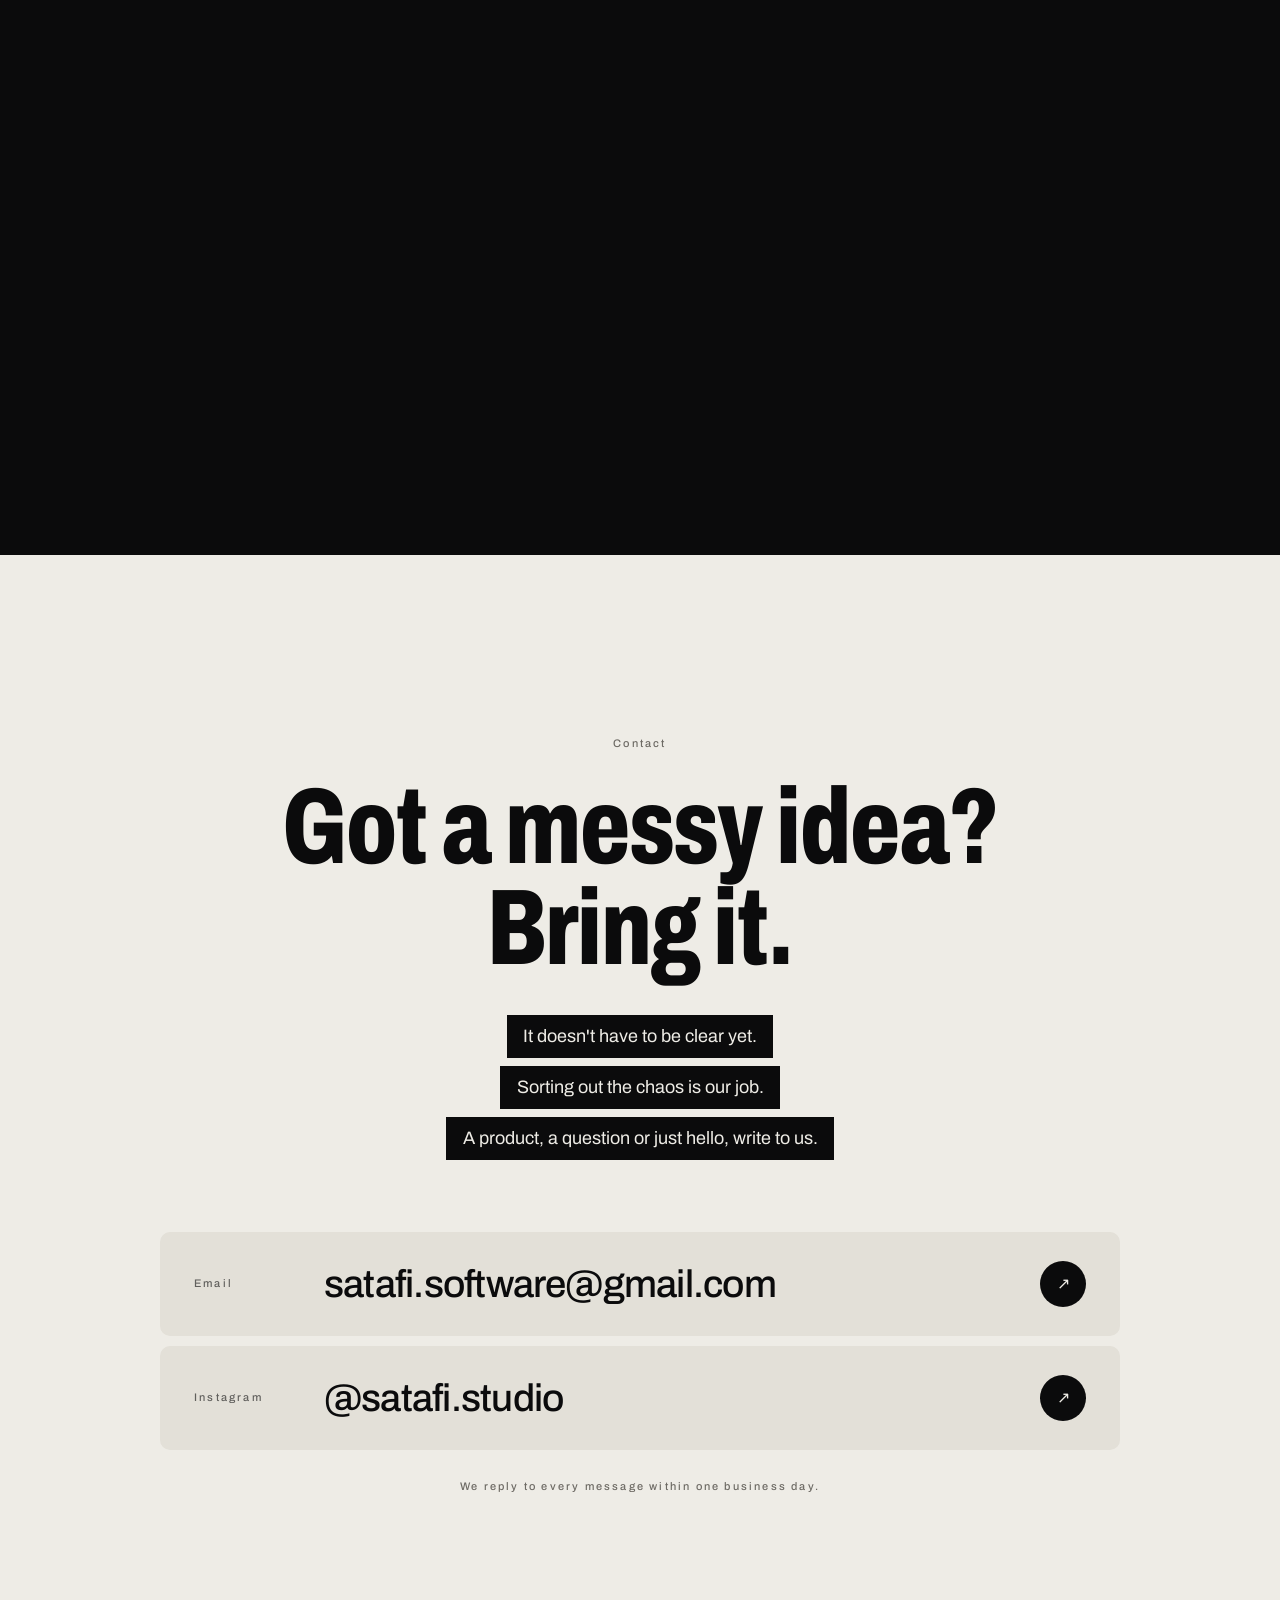
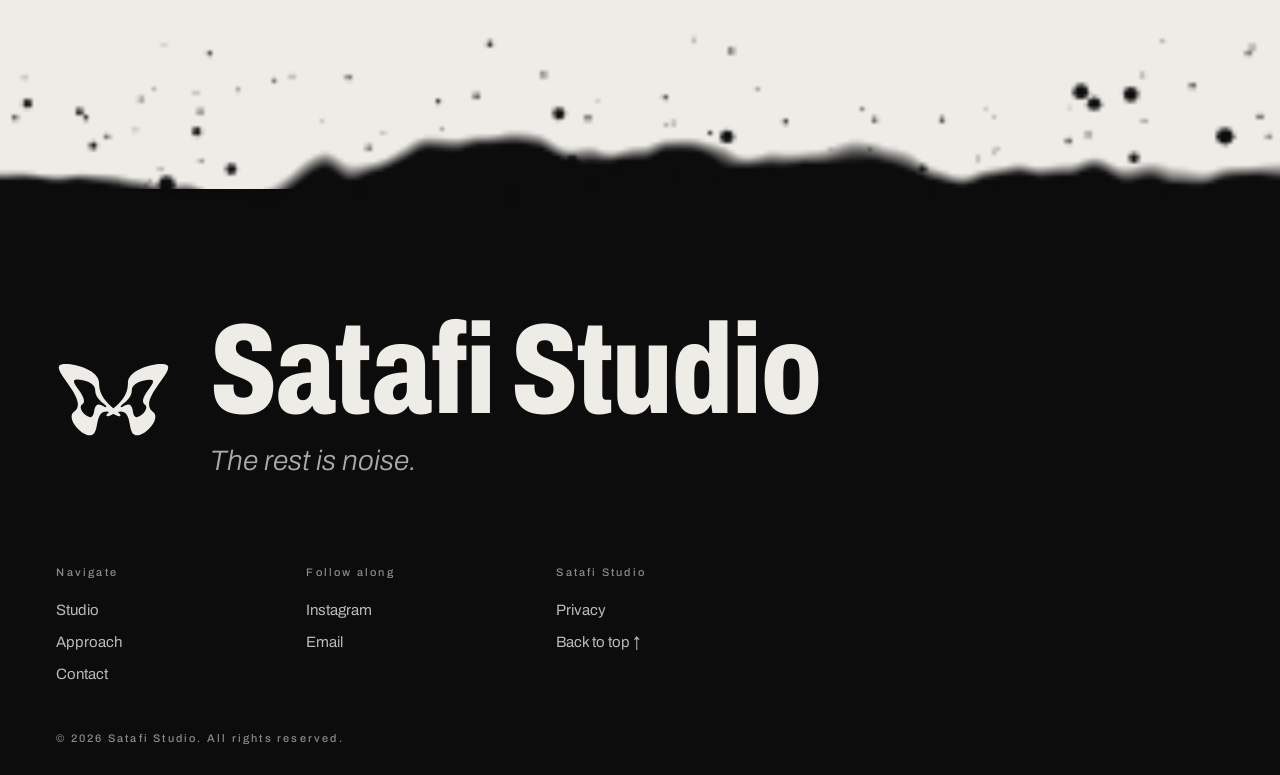
<file: vitrin.html>
<!DOCTYPE html>
<html lang="tr">
<head>
    <meta charset="UTF-8">
    <meta http-equiv="refresh" content="0; url=/">
    <link rel="canonical" href="https://satafistudio.com.tr/">
    <title>Satafi Studio</title>
    <script>location.replace("/");</script>
</head>
<body></body>
</html>
</file>
<file: style.css>
:root {
    --sumi: #0b0b0c;
    --sumi-2: #151516;
    --paper: #eeece6;
    --paper-2: #e3e0d8;
    --red: #d4261c;
    --ink-mute: #6d6a64;
    --paper-mute: #8e8b85;
    --font: "Archivo", "Helvetica Neue", Helvetica, Arial, sans-serif;
    --gutter: clamp(18px, 4.4vw, 64px);
    --ease: cubic-bezier(0.22, 1, 0.36, 1);
    color-scheme: dark;
}

*,
*::before,
*::after {
    margin: 0;
    padding: 0;
    box-sizing: border-box;
}

html {
    -webkit-text-size-adjust: 100%;
    background: var(--sumi);
}

body {
    font-family: var(--font);
    font-weight: 400;
    font-stretch: 100%;
    color: var(--paper);
    background: var(--sumi);
    line-height: 1.6;
    -webkit-font-smoothing: antialiased;
    -moz-osx-font-smoothing: grayscale;
    overflow-x: clip;
    min-height: 100vh;
}

body.menu-open {
    overflow: hidden;
}

a {
    color: inherit;
    text-decoration: none;
}

button {
    font: inherit;
    color: inherit;
    cursor: pointer;
    background: none;
    border: none;
}

h1,
h2,
h3 {
    font-weight: inherit;
}

.display {
    font-weight: 800;
    font-stretch: 72%;
    letter-spacing: -0.01em;
}

.label {
    font-size: 11px;
    font-weight: 500;
    letter-spacing: 0.2em;
    color: var(--paper-mute);
}

[data-theme="light"] {
    background: var(--paper);
    color: var(--sumi);
}

[data-theme="light"] .label {
    color: var(--ink-mute);
}

.bfly {
    position: relative;
    display: block;
    aspect-ratio: 3 / 2;
    transform-style: preserve-3d;
}

.wing {
    position: absolute;
    inset: 0;
    background: currentColor;
    -webkit-mask: url("assets/satafi-icon-mark.svg") center / contain no-repeat;
    mask: url("assets/satafi-icon-mark.svg") center / contain no-repeat;
    transform-origin: 50% 50%;
    will-change: transform;
}

.wing-l {
    clip-path: inset(0 49.6% 0 0);
    animation: glideL var(--flap-speed, 3.4s) ease-in-out infinite;
}

.wing-r {
    clip-path: inset(0 0 0 49.6%);
    animation: glideR var(--flap-speed, 3.4s) ease-in-out infinite;
}

@keyframes glideL {
    0%, 38%, 100% { transform: rotateY(0deg); }
    66% { transform: rotateY(var(--flap, 34deg)); }
}

@keyframes glideR {
    0%, 38%, 100% { transform: rotateY(0deg); }
    66% { transform: rotateY(calc(var(--flap, 34deg) * -1)); }
}

@keyframes flapL {
    0%, 100% { transform: rotateY(0deg); }
    50% { transform: rotateY(var(--flap, 66deg)); }
}

@keyframes flapR {
    0%, 100% { transform: rotateY(0deg); }
    50% { transform: rotateY(calc(var(--flap, 66deg) * -1)); }
}

.intro {
    opacity: 0;
    transform: translateY(24px);
    transition: opacity 1.2s var(--ease), transform 1.2s var(--ease);
    transition-delay: var(--d, 0s);
}

body.ready .intro {
    opacity: 1;
    transform: none;
}

[data-reveal] {
    opacity: 0;
    transform: translateY(28px);
    transition: opacity 1s var(--ease), transform 1s var(--ease);
}

[data-reveal].in-view {
    opacity: 1;
    transform: none;
}

.topbar {
    position: fixed;
    top: 0;
    left: 0;
    right: 0;
    z-index: 1000;
    display: flex;
    align-items: center;
    justify-content: space-between;
    gap: 16px;
    padding: 16px var(--gutter);
    color: var(--paper);
    background: rgba(11, 11, 12, 0);
    transition: color 0.4s var(--ease), background 0.4s var(--ease);
}

.topbar.scrolled {
    background: rgba(11, 11, 12, 0.96);
}

.topbar.on-light {
    color: var(--sumi);
}

.topbar.scrolled.on-light {
    background: rgba(238, 236, 230, 0.96);
}

.brand {
    display: inline-flex;
    align-items: center;
    gap: 12px;
}

.brand-logo {
    width: 28px;
    height: 19px;
    background: currentColor;
    -webkit-mask: url("assets/satafi-icon-mark.svg") center / contain no-repeat;
    mask: url("assets/satafi-icon-mark.svg") center / contain no-repeat;
}

.brand-name {
    font-size: 16px;
    font-weight: 600;
    letter-spacing: -0.01em;
    white-space: nowrap;
}

.topbar-right {
    display: flex;
    align-items: center;
    gap: 8px;
}

.lang-menu {
    position: relative;
}

.lang-current,
.menu-toggle {
    display: inline-flex;
    align-items: center;
    gap: 10px;
    height: 38px;
    padding: 0 16px;
    border-radius: 100px;
    font-size: 13px;
    font-weight: 500;
    transition: background 0.4s var(--ease), color 0.4s var(--ease);
}

.lang-current {
    background: rgba(238, 236, 230, 0.1);
}

.topbar.on-light .lang-current {
    background: rgba(11, 11, 12, 0.07);
}

.menu-toggle {
    background: var(--paper);
    color: var(--sumi);
}

.topbar.on-light .menu-toggle {
    background: var(--sumi);
    color: var(--paper);
}

.menu-open .topbar {
    color: var(--paper);
    background: transparent;
}

.menu-open .topbar .menu-toggle {
    background: var(--paper);
    color: var(--sumi);
}

.menu-icon {
    position: relative;
    width: 16px;
    height: 8px;
}

.menu-icon i {
    position: absolute;
    left: 0;
    right: 0;
    height: 1.5px;
    background: currentColor;
    border-radius: 2px;
    transition: transform 0.4s var(--ease), top 0.4s var(--ease);
}

.menu-icon i:first-child {
    top: 0;
}

.menu-icon i:last-child {
    top: 6.5px;
}

.menu-open .menu-icon i:first-child {
    top: 3.25px;
    transform: rotate(45deg);
}

.menu-open .menu-icon i:last-child {
    top: 3.25px;
    transform: rotate(-45deg);
}

.lang-caret {
    width: 5px;
    height: 5px;
    border-right: 1.5px solid currentColor;
    border-bottom: 1.5px solid currentColor;
    transform: rotate(45deg);
    margin-top: -3px;
    transition: transform 0.3s var(--ease);
}

.lang-menu.open .lang-caret {
    transform: rotate(225deg);
    margin-top: 3px;
}

.lang-options {
    position: absolute;
    top: calc(100% + 10px);
    right: 0;
    min-width: 150px;
    padding: 6px;
    border-radius: 14px;
    background: var(--sumi-2);
    color: var(--paper);
    box-shadow: 0 20px 50px rgba(0, 0, 0, 0.4);
    opacity: 0;
    visibility: hidden;
    transform: translateY(-6px);
    transition: opacity 0.25s var(--ease), transform 0.25s var(--ease), visibility 0.25s;
}

.lang-menu.open .lang-options {
    opacity: 1;
    visibility: visible;
    transform: none;
}

.lang-options button {
    display: flex;
    align-items: center;
    justify-content: space-between;
    width: 100%;
    color: var(--paper-mute);
    font-size: 14px;
    text-align: left;
    padding: 10px 12px;
    border-radius: 10px;
    transition: background 0.2s, color 0.2s;
}

.lang-options button:hover {
    background: rgba(255, 255, 255, 0.06);
    color: var(--paper);
}

.lang-options button.active {
    color: var(--paper);
}

.lang-options button.active::after {
    content: "";
    width: 6px;
    height: 6px;
    border-radius: 50%;
    background: var(--red);
}

.menu {
    position: fixed;
    inset: 0;
    z-index: 990;
    background: var(--sumi);
    color: var(--paper);
    display: grid;
    grid-template-columns: 1.4fr 1fr;
    align-items: center;
    gap: 40px;
    padding: 110px var(--gutter) 60px;
    opacity: 0;
    visibility: hidden;
    transition: opacity 0.45s var(--ease), visibility 0s linear 0.45s;
}

.menu-open .menu {
    opacity: 1;
    visibility: visible;
    transition: opacity 0.45s var(--ease), visibility 0s;
}

.menu-links {
    display: flex;
    flex-direction: column;
    gap: 4px;
}

.menu-links a {
    display: flex;
    align-items: baseline;
    gap: 22px;
    font-size: clamp(52px, 8.4vw, 130px);
    font-weight: 800;
    font-stretch: 72%;
    line-height: 1.02;
    transform: translateY(30px);
    opacity: 0;
    transition: color 0.3s var(--ease), opacity 0.7s var(--ease), transform 0.7s var(--ease);
}

.menu-open .menu-links a {
    opacity: 1;
    transform: none;
}

.menu-open .menu-links a:nth-child(2) { transition-delay: 0s, 0.08s, 0.08s; }
.menu-open .menu-links a:nth-child(3) { transition-delay: 0s, 0.16s, 0.16s; }

.menu-links a:hover {
    color: var(--red);
}

.menu-no {
    font-size: 13px;
    font-weight: 500;
    font-stretch: 100%;
    letter-spacing: 0.1em;
    color: var(--paper-mute);
    min-width: 24px;
}

.menu-side {
    display: flex;
    flex-direction: column;
    gap: 28px;
}

.menu-block .label {
    margin-bottom: 6px;
}

.menu-block a {
    font-size: clamp(18px, 2vw, 24px);
    font-weight: 500;
    transition: color 0.3s var(--ease);
}

.menu-block a:hover {
    color: var(--red);
}

.menu-langs {
    display: flex;
    gap: 8px;
    flex-wrap: wrap;
}

.menu-langs button {
    padding: 9px 16px;
    border-radius: 100px;
    background: rgba(238, 236, 230, 0.08);
    font-size: 13px;
    color: var(--paper-mute);
    transition: background 0.3s, color 0.3s;
}

.menu-langs button:hover,
.menu-langs button.active {
    background: var(--paper);
    color: var(--sumi);
}

.btn {
    display: inline-flex;
    align-items: center;
    justify-content: center;
    height: 50px;
    padding: 0 26px;
    border-radius: 100px;
    font-size: 14px;
    font-weight: 500;
    white-space: nowrap;
    transition: background 0.3s var(--ease), color 0.3s var(--ease), transform 0.3s var(--ease);
}

.btn-paper {
    background: var(--paper);
    color: var(--sumi);
}

.btn-paper:hover {
    background: var(--red);
    color: var(--paper);
    transform: translateY(-2px);
}

.btn-ghost {
    background: rgba(238, 236, 230, 0.1);
    color: var(--paper);
}

.btn-ghost:hover {
    background: rgba(238, 236, 230, 0.18);
}

.hero {
    position: relative;
    min-height: 100vh;
    min-height: 100svh;
    display: flex;
    align-items: center;
    overflow: hidden;
    isolation: isolate;
    background: var(--sumi);
    padding: 110px var(--gutter) 60px;
}

.smoke {
    position: absolute;
    inset: 0;
    z-index: -1;
    pointer-events: none;
}

.smoke-layer {
    position: absolute;
    inset: -10%;
    background-image: var(--smoke-a);
    background-size: cover;
    background-position: center;
    opacity: 0.45;
    will-change: transform;
    animation: smokeDrift 50s ease-in-out infinite alternate;
}

.smoke-layer + .smoke-layer {
    background-image: var(--smoke-b);
    opacity: 0.32;
    animation-duration: 64s;
    animation-direction: alternate-reverse;
}

@keyframes smokeDrift {
    0% { transform: translate3d(-4%, 2%, 0) scale(1); }
    100% { transform: translate3d(4%, -3%, 0) scale(1.12); }
}

.smoke-red {
    position: absolute;
    left: -20%;
    bottom: -40%;
    width: 80vw;
    height: 90vh;
    background: radial-gradient(closest-side, rgba(212, 38, 28, 0.42), rgba(212, 38, 28, 0.1) 55%, transparent);
    will-change: transform;
    animation: redBreath 16s ease-in-out infinite alternate;
}

@keyframes redBreath {
    0% { transform: translate3d(0, 0, 0) scale(1); }
    100% { transform: translate3d(8%, -6%, 0) scale(1.12); }
}

.hero-grid {
    width: 100%;
    max-width: 1440px;
    margin-inline: auto;
    display: grid;
    grid-template-columns: minmax(0, 1.25fr) minmax(0, 0.75fr);
    align-items: center;
    gap: clamp(30px, 5vw, 80px);
}

.hero-meta {
    --d: 0.1s;
    display: flex;
    flex-wrap: wrap;
    gap: 8px 28px;
    margin-bottom: 22px;
}

.hero-title {
    display: flex;
    flex-direction: column;
    align-items: flex-start;
}

.hero-big {
    --d: 0.2s;
    font-size: clamp(72px, 8vw, 160px);
    font-weight: 800;
    font-stretch: 72%;
    line-height: 0.86;
    letter-spacing: -0.01em;
}

.hero-line {
    display: block;
}

.hero-sub {
    --d: 0.35s;
    margin-top: 14px;
    font-size: clamp(30px, 4.2vw, 72px);
    font-weight: 300;
    font-style: italic;
    line-height: 1.05;
    letter-spacing: -0.02em;
}

.hero-lead {
    --d: 0.5s;
    margin-top: clamp(26px, 4vh, 40px);
    max-width: 44ch;
    font-size: 16px;
    line-height: 1.7;
    color: rgba(238, 236, 230, 0.75);
}

.hero-actions {
    --d: 0.62s;
    display: flex;
    flex-wrap: wrap;
    gap: 10px;
    margin-top: 28px;
}

.hero-visual {
    --d: 0.45s;
    position: relative;
    justify-self: center;
    width: min(100%, 460px);
    perspective: 1200px;
}

.hero-glow {
    position: absolute;
    inset: -30%;
    background: radial-gradient(closest-side, rgba(238, 236, 230, 0.12), transparent 70%);
    pointer-events: none;
}

.hero-bfly-float {
    position: relative;
    color: var(--paper);
    will-change: transform;
    animation: bflyFloat 9s ease-in-out infinite;
}

.bfly-big {
    width: 100%;
    transform: rotateX(12deg) rotateY(-12deg) rotateZ(-5deg);
}

@keyframes bflyFloat {
    0%, 100% { transform: translate3d(0, 0, 0); }
    50% { transform: translate3d(-10px, -18px, 0); }
}

.manifesto {
    display: flex;
    align-items: flex-end;
    justify-content: space-between;
    gap: 40px;
    padding: clamp(120px, 20vh, 220px) var(--gutter) clamp(110px, 18vh, 200px);
}

.manifesto-inner .label {
    margin-bottom: 28px;
}

.manifesto-text {
    font-size: clamp(34px, 5vw, 84px);
    font-weight: 400;
    line-height: 1.08;
    letter-spacing: -0.025em;
    max-width: 18ch;
}

.manifesto-text .w {
    color: rgba(11, 11, 12, 0.14);
    transition: color 0.6s var(--ease);
}

.manifesto-text .w.on {
    color: var(--sumi);
}

.bfly-ink {
    flex-shrink: 0;
    width: clamp(70px, 8vw, 120px);
    color: var(--sumi);
    --flap-speed: 4.2s;
}

.approach {
    padding: clamp(40px, 6vh, 80px) var(--gutter) clamp(40px, 8vh, 90px);
}

.approach .label {
    margin-bottom: 22px;
}

.approach-title {
    font-size: clamp(60px, 10vw, 180px);
    font-weight: 800;
    font-stretch: 72%;
    line-height: 0.9;
    letter-spacing: -0.01em;
    max-width: 12ch;
}

.chapter {
    position: relative;
    height: 240vh;
}

.chapter-sticky {
    position: sticky;
    top: 0;
    height: 100vh;
    height: 100svh;
    display: grid;
    grid-template-columns: minmax(0, 440px) minmax(0, 1fr);
    align-items: center;
    gap: clamp(30px, 5vw, 90px);
    padding: 96px var(--gutter) 48px;
    overflow: hidden;
}

.chapter-text {
    opacity: var(--text-o, 0);
    transform: translateY(calc((1 - var(--text-o, 0)) * 24px));
}

.chapter-no {
    font-size: clamp(76px, 8vw, 140px);
    font-weight: 800;
    font-stretch: 72%;
    line-height: 0.9;
    color: rgba(238, 236, 230, 0.16);
}

[data-theme="light"] .chapter-no {
    color: rgba(11, 11, 12, 0.12);
}

.step {
    display: flex;
    gap: 7px;
    margin: 22px 0 18px;
}

.step i {
    width: 8px;
    height: 8px;
    border-radius: 50%;
    background: currentColor;
    opacity: 0.2;
}

.step i.on {
    background: var(--red);
    opacity: 1;
}

.chapter-text h3 {
    font-size: clamp(40px, 4.6vw, 76px);
    font-weight: 800;
    font-stretch: 72%;
    line-height: 0.95;
    letter-spacing: -0.01em;
    margin-bottom: 18px;
}

.chapter-body {
    font-size: 16px;
    line-height: 1.75;
    opacity: 0.8;
}

.chapter-visual {
    position: relative;
    height: 100%;
    min-height: 0;
}

.chapter-visual canvas {
    position: absolute;
    inset: 0;
    width: 100%;
    height: 100%;
}

.burn-visual {
    border-radius: 12px;
    overflow: hidden;
}

.burn-under {
    position: absolute;
    inset: 0;
    display: flex;
    align-items: center;
    justify-content: center;
    background:
        radial-gradient(50% 55% at 50% 50%, rgba(212, 38, 28, 0.38), transparent 70%),
        var(--sumi-2);
}

.bfly-ember {
    width: min(56%, 380px);
    color: var(--paper);
    --flap-speed: 3s;
}

.flock {
    position: absolute;
    inset: 0;
    pointer-events: none;
    perspective: 700px;
}

.flyer {
    position: absolute;
    top: 0;
    left: 0;
    width: var(--size, 22px);
    color: var(--paper);
    will-change: transform, opacity;
}

.flyer .bfly {
    width: 100%;
    --flap-speed: var(--speed, 0.34s);
    --flap: 68deg;
}

.flyer .wing-l {
    animation-name: flapL;
}

.flyer .wing-r {
    animation-name: flapR;
}

.contact {
    padding: clamp(120px, 20vh, 220px) var(--gutter) clamp(200px, 30vh, 300px);
    display: flex;
    flex-direction: column;
    align-items: center;
    text-align: center;
}

.contact > .label {
    margin-bottom: 24px;
}

.contact-title {
    font-size: clamp(54px, 8.4vw, 150px);
    font-weight: 800;
    font-stretch: 72%;
    line-height: 0.94;
    letter-spacing: -0.01em;
}

.contact-title .line {
    display: block;
    text-wrap: balance;
}

.contact-lead {
    margin-top: 36px;
    display: flex;
    flex-direction: column;
    align-items: center;
    gap: 8px;
    font-size: clamp(15px, 1.5vw, 18px);
    line-height: 1.5;
}

.contact-lead .line {
    max-width: 100%;
    background: var(--sumi);
    color: var(--paper);
    padding: 0.45em 0.9em;
    text-wrap: balance;
}

.contact-rows {
    width: min(960px, 100%);
    margin-top: clamp(50px, 8vh, 80px);
    display: flex;
    flex-direction: column;
    gap: 10px;
}

.contact-row {
    display: grid;
    grid-template-columns: 110px minmax(0, 1fr) auto;
    align-items: center;
    gap: 20px;
    padding: clamp(20px, 3.2vh, 30px) clamp(20px, 3vw, 34px);
    border-radius: 10px;
    background: var(--paper-2);
    text-align: left;
    transition: background 0.4s var(--ease), color 0.4s var(--ease);
}

.contact-row:hover {
    background: var(--sumi);
    color: var(--paper);
}

.contact-row .label {
    color: inherit;
    opacity: 0.6;
}

.contact-value {
    font-size: clamp(22px, 3vw, 40px);
    font-weight: 500;
    letter-spacing: -0.02em;
    line-height: 1.15;
    overflow-wrap: anywhere;
}

.contact-arrow {
    display: grid;
    place-items: center;
    width: 46px;
    height: 46px;
    border-radius: 50%;
    background: var(--sumi);
    color: var(--paper);
    transition: background 0.4s var(--ease), transform 0.4s var(--ease);
}

.contact-row:hover .contact-arrow {
    background: var(--red);
    transform: rotate(45deg);
}

.contact-note {
    margin-top: 28px;
}

.footer {
    position: relative;
    z-index: 2;
    color: var(--paper);
}

.ink-pool {
    position: absolute;
    left: 0;
    top: -170px;
    width: 100%;
    height: calc(100% + 170px);
    pointer-events: none;
    z-index: -1;
}

.footer-inner {
    padding: clamp(90px, 14vh, 150px) var(--gutter) 28px;
}

.footer-mark {
    display: grid;
    grid-template-columns: auto 1fr;
    align-items: end;
    column-gap: clamp(18px, 3vw, 40px);
    margin-bottom: clamp(50px, 9vh, 90px);
}

.bfly-footer {
    grid-row: span 2;
    width: clamp(70px, 9vw, 140px);
    color: var(--paper);
    align-self: center;
}

.footer-name {
    font-size: clamp(54px, 10vw, 170px);
    font-weight: 800;
    font-stretch: 72%;
    line-height: 0.88;
    letter-spacing: -0.01em;
}

.footer-tagline {
    margin-top: 10px;
    font-size: clamp(18px, 2.2vw, 30px);
    font-weight: 300;
    font-style: italic;
    color: rgba(238, 236, 230, 0.7);
}

.footer-cols {
    display: grid;
    grid-template-columns: repeat(3, minmax(0, 220px));
    gap: 30px;
}

.footer-col {
    display: flex;
    flex-direction: column;
    align-items: flex-start;
    gap: 8px;
}

.footer-col .label {
    margin-bottom: 8px;
}

.footer-col a {
    font-size: 15px;
    color: rgba(238, 236, 230, 0.78);
    transition: color 0.3s var(--ease);
}

.footer-col a:hover {
    color: var(--red);
}

.footer-rights {
    margin-top: 44px;
}

.page-light {
    background: var(--paper);
    color: var(--sumi);
}

.legal-page {
    padding: 130px var(--gutter) 80px;
}

.legal {
    max-width: 760px;
    margin-inline: auto;
}

.legal h1 {
    font-size: clamp(48px, 7vw, 96px);
    font-weight: 800;
    font-stretch: 72%;
    line-height: 0.95;
    margin-bottom: 18px;
}

.legal .updated {
    font-size: 12px;
    letter-spacing: 0.12em;
    color: var(--ink-mute);
    margin-bottom: 52px;
}

.legal h2 {
    font-size: 22px;
    font-weight: 700;
    letter-spacing: -0.01em;
    margin: 44px 0 12px;
}

.legal p,
.legal li {
    font-size: 15.5px;
    line-height: 1.8;
    color: #3a3835;
}

.legal p {
    margin-bottom: 10px;
}

.legal ul {
    padding-left: 20px;
    margin-bottom: 10px;
}

.legal li {
    margin-bottom: 8px;
}

.legal li::marker {
    color: var(--red);
}

.legal a {
    color: var(--sumi);
    text-decoration: underline;
    text-underline-offset: 3px;
    text-decoration-color: var(--red);
}

[data-lang-block] {
    display: none;
}

html[lang="tr"] [data-lang-block="tr"],
html[lang="en"] [data-lang-block="en"],
html[lang="fr"] [data-lang-block="fr"] {
    display: block;
}

.footer-mini {
    background: var(--sumi);
}

.footer-mini .footer-inner {
    padding-top: 36px;
    display: flex;
    flex-wrap: wrap;
    justify-content: space-between;
    align-items: center;
    gap: 16px 30px;
}

.footer-mini .footer-rights {
    margin: 0;
}

.footer-mini-links {
    display: flex;
    gap: 22px;
    font-size: 14px;
}

.footer-mini-links a:hover {
    color: var(--red);
}

.hero-404 .hero-grid {
    grid-template-columns: 1fr;
}

@media (max-width: 900px) {
    .menu {
        grid-template-columns: 1fr;
        align-content: center;
    }

    .hero-grid {
        grid-template-columns: 1fr;
    }

    .hero-visual {
        width: min(62vw, 340px);
        justify-self: start;
    }

    .chapter {
        height: 220vh;
    }

    .chapter-sticky {
        grid-template-columns: 1fr;
        grid-template-rows: minmax(0, 1fr) auto;
        gap: 22px;
        padding: 80px var(--gutter) 32px;
    }

    .chapter-visual {
        grid-row: 1;
    }

    .chapter-text {
        grid-row: 2;
    }

    .chapter-no {
        display: none;
    }

    .step {
        margin-top: 0;
    }

    .chapter-body {
        font-size: 15px;
    }

    .footer-cols {
        grid-template-columns: 1fr 1fr;
    }
}

@media (max-width: 640px) {
    .brand-name {
        font-size: 15px;
    }

    .lang-current,
    .menu-toggle {
        height: 36px;
        padding: 0 13px;
    }

    .hero {
        padding-top: 96px;
    }

    .hero-big {
        font-size: 17vw;
    }

    .hero-sub {
        font-size: 9vw;
    }

    .hero-lead {
        font-size: 15px;
    }

    .hero-actions .btn {
        flex: 1;
        padding: 0 14px;
    }

    .manifesto {
        flex-direction: column;
        align-items: flex-start;
    }

    .contact-row {
        grid-template-columns: minmax(0, 1fr) auto;
        gap: 6px 14px;
    }

    .contact-row .label {
        grid-column: 1 / -1;
    }

    .contact-value {
        font-size: 20px;
    }

    .contact-arrow {
        width: 40px;
        height: 40px;
    }
}

@media (prefers-reduced-motion: reduce) {
    *,
    *::before,
    *::after {
        animation: none !important;
        transition-duration: 0.01ms !important;
    }

    .intro,
    [data-reveal] {
        opacity: 1 !important;
        transform: none !important;
    }
}
</file>
